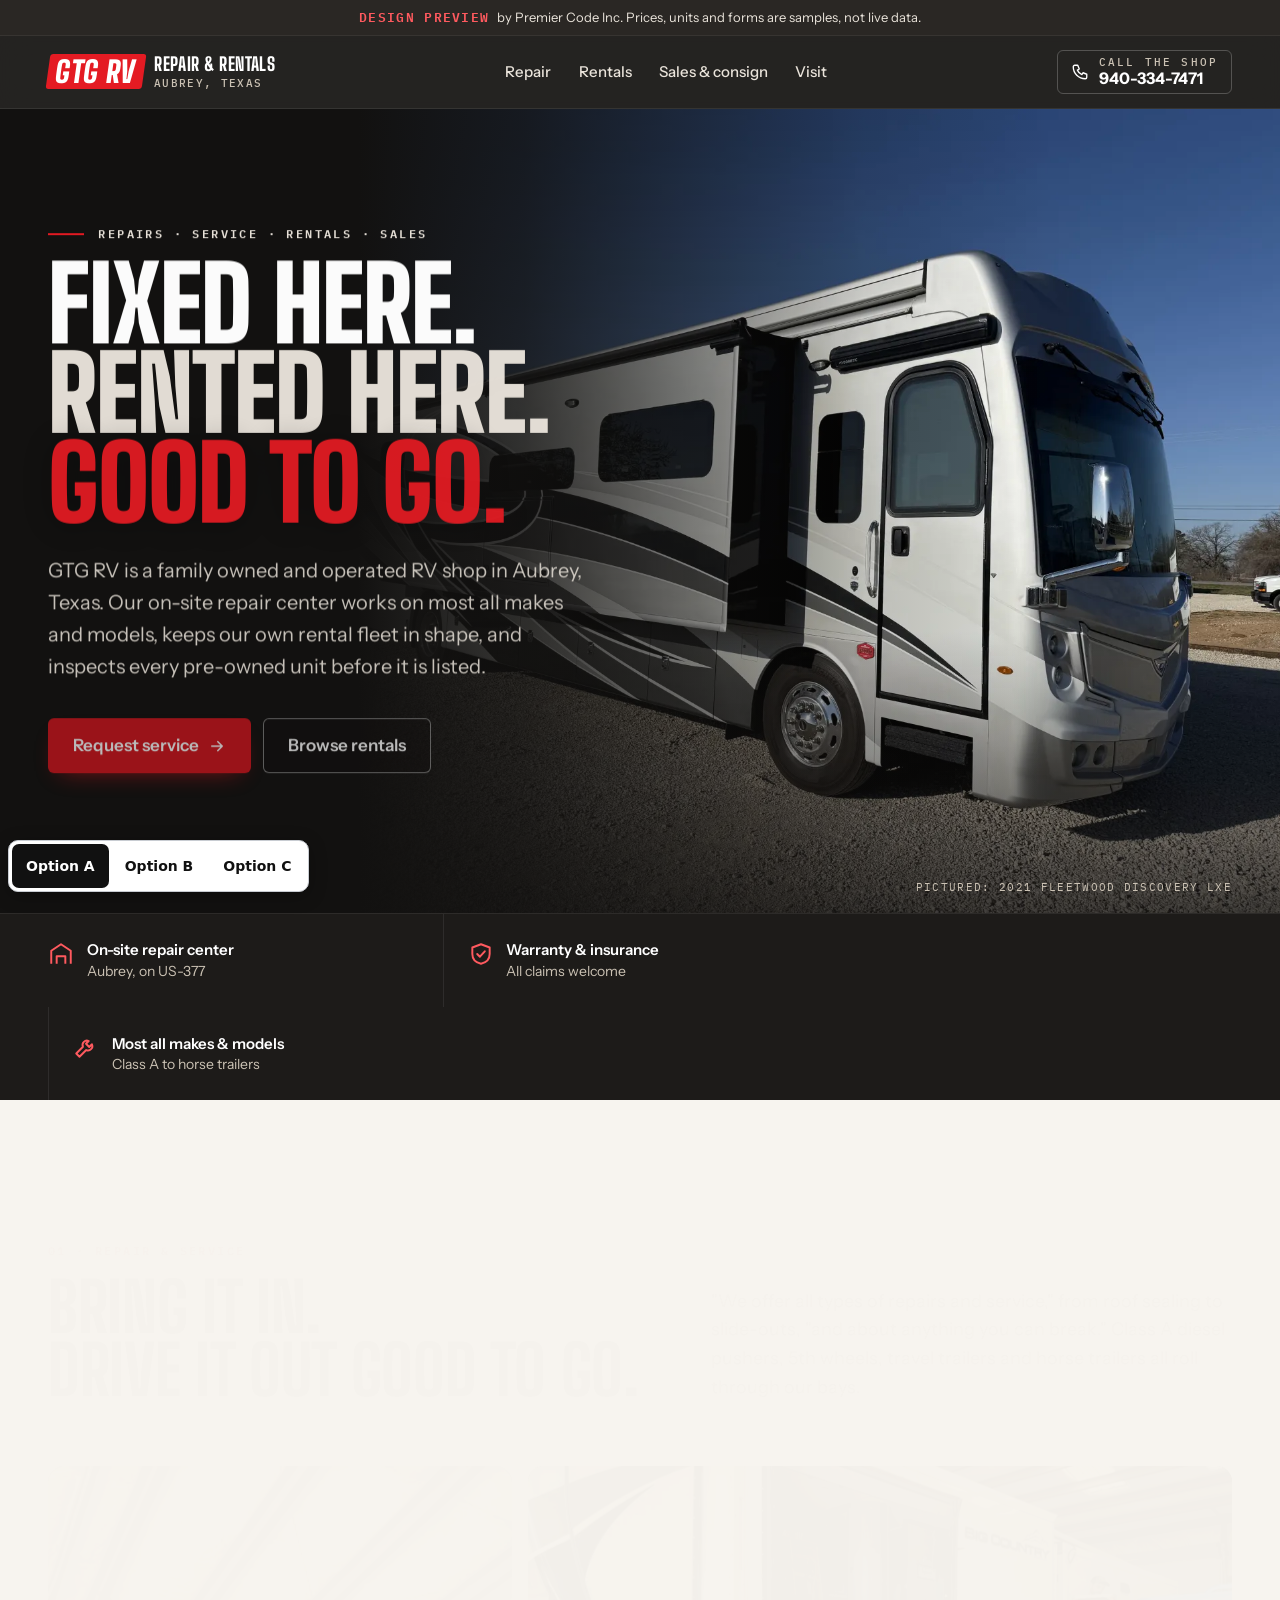
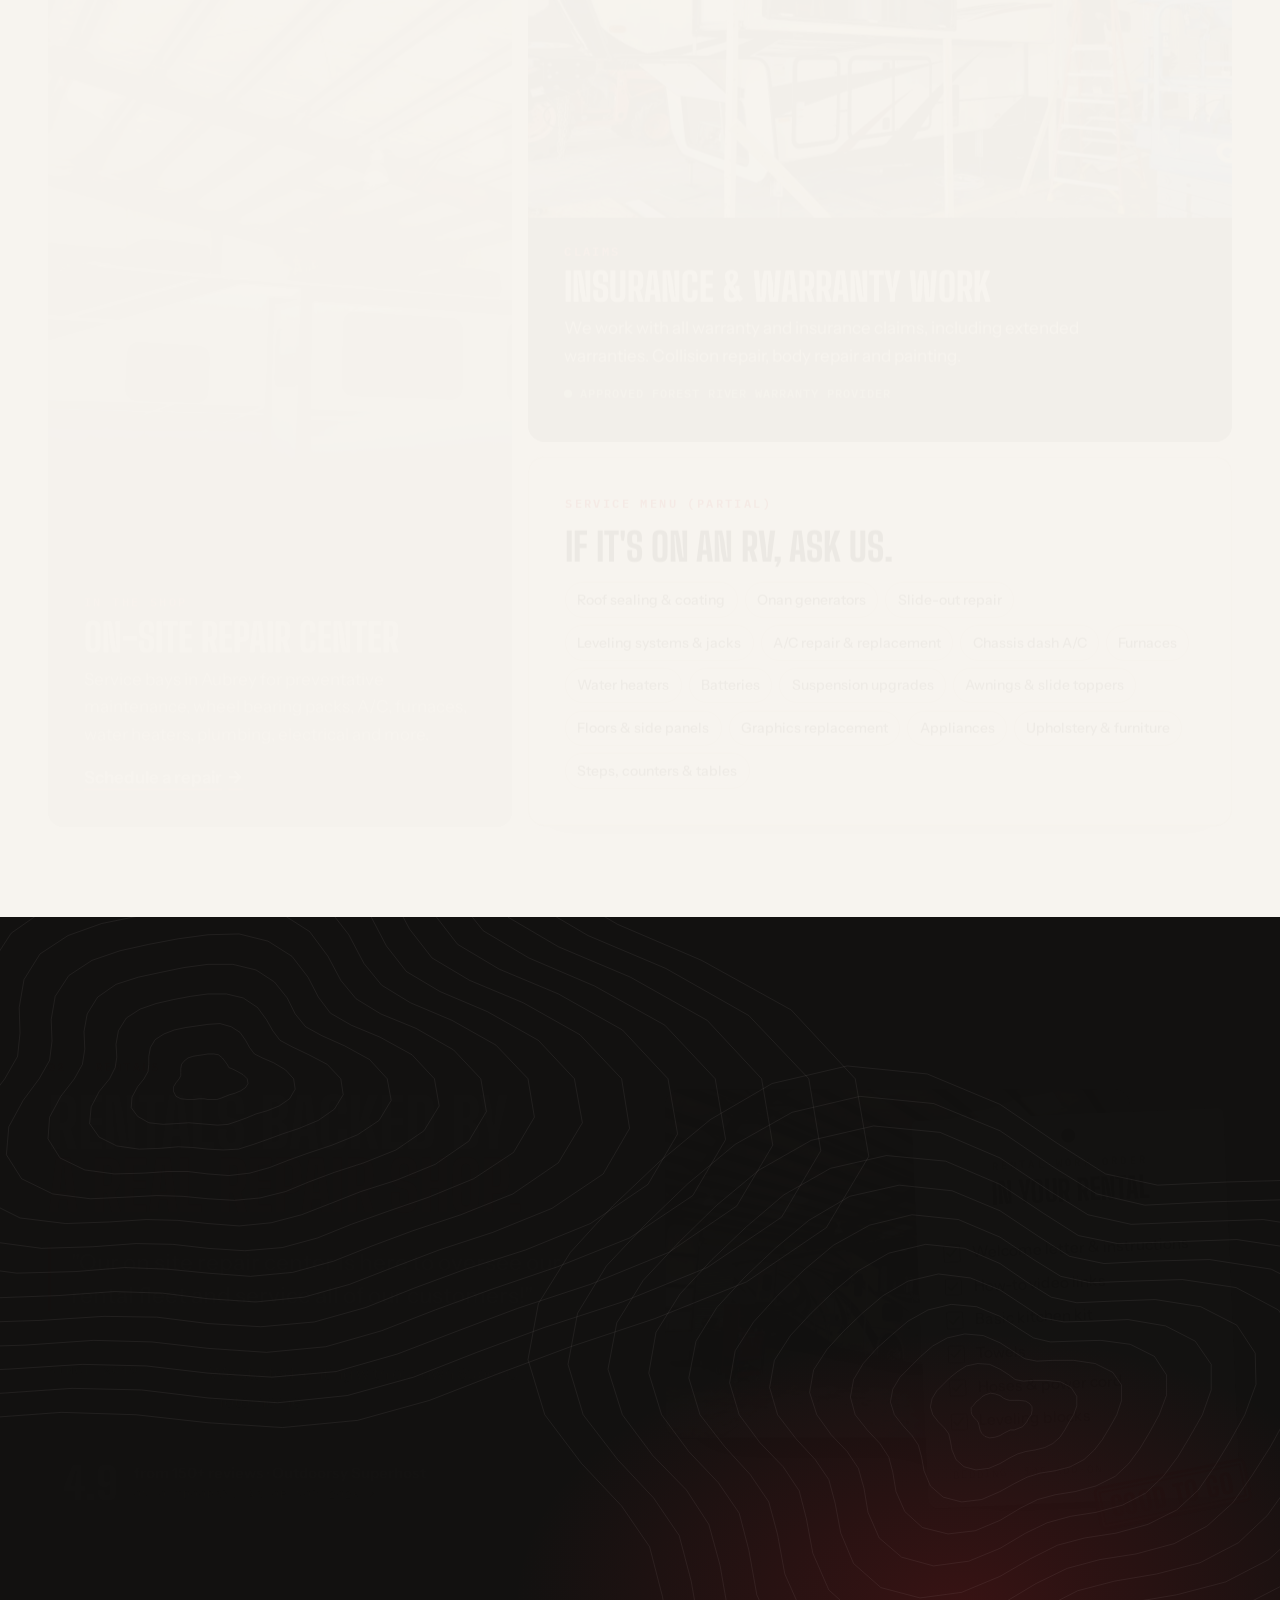
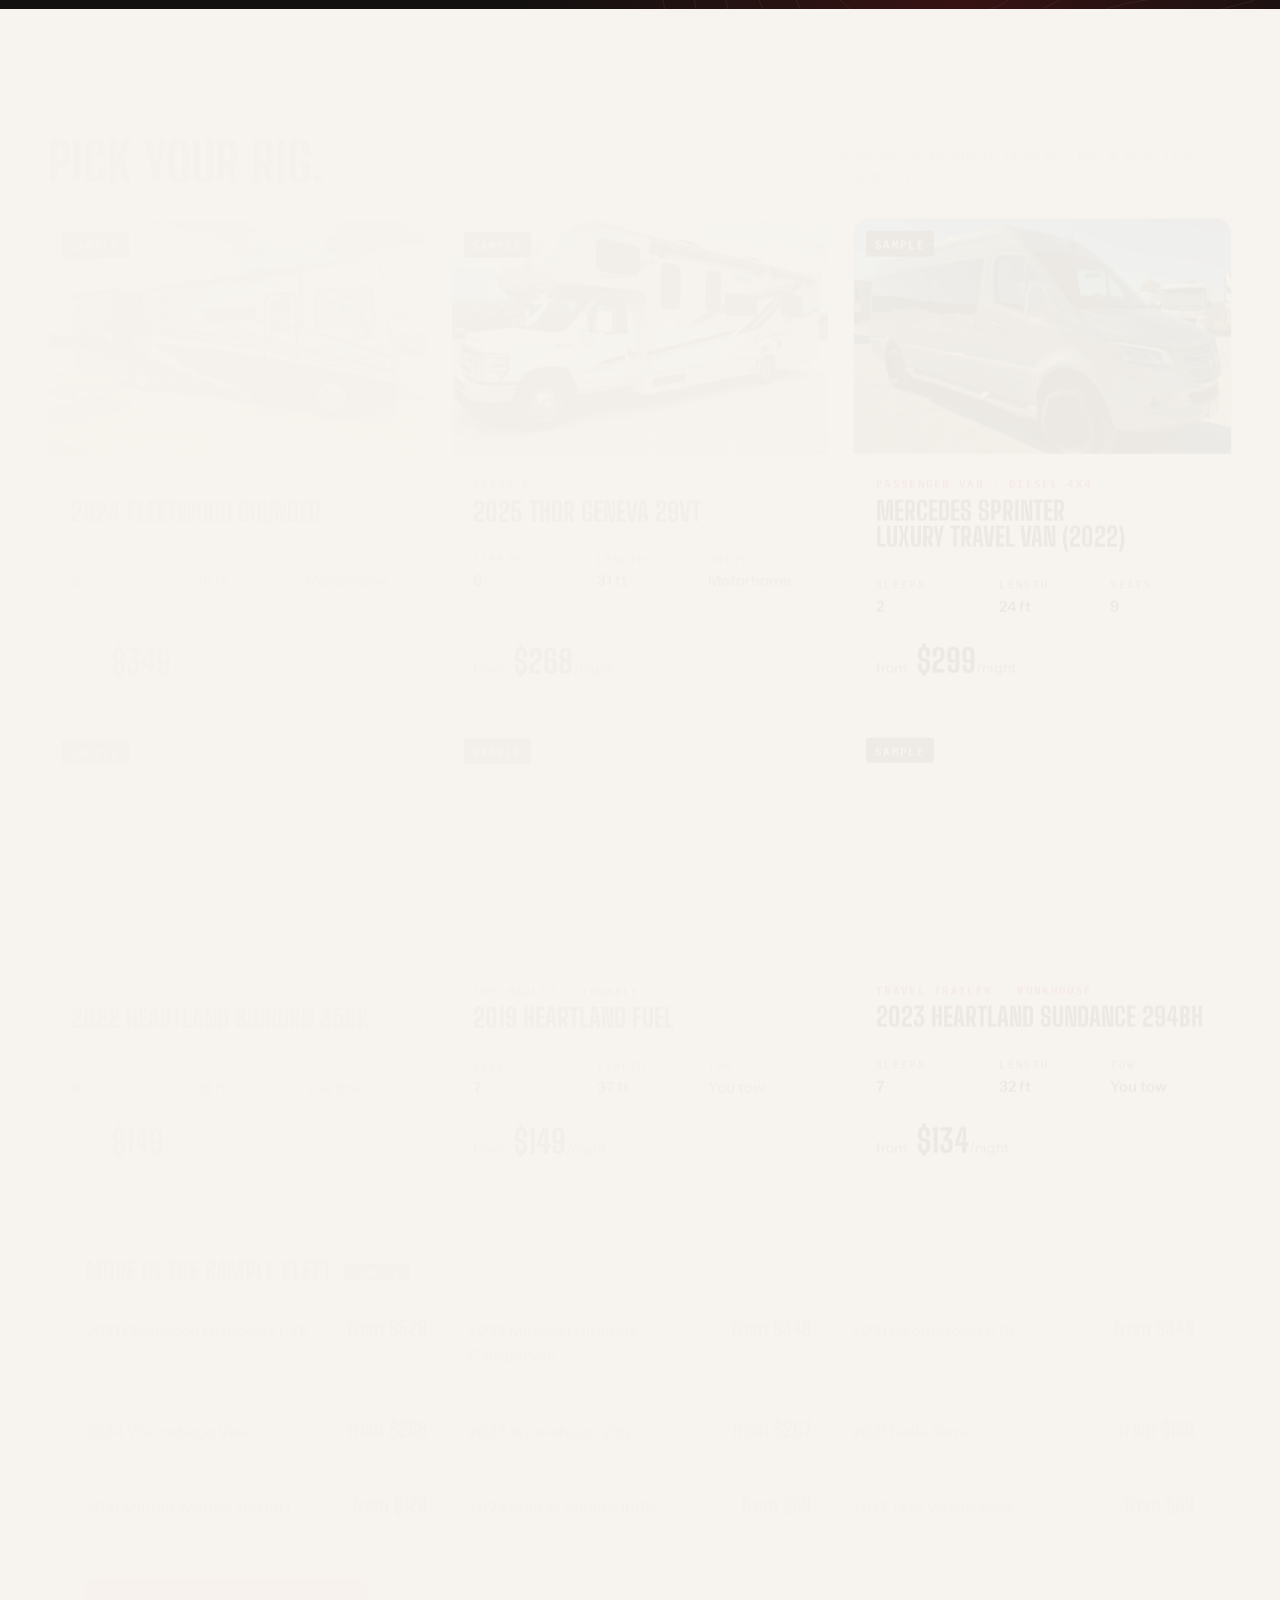
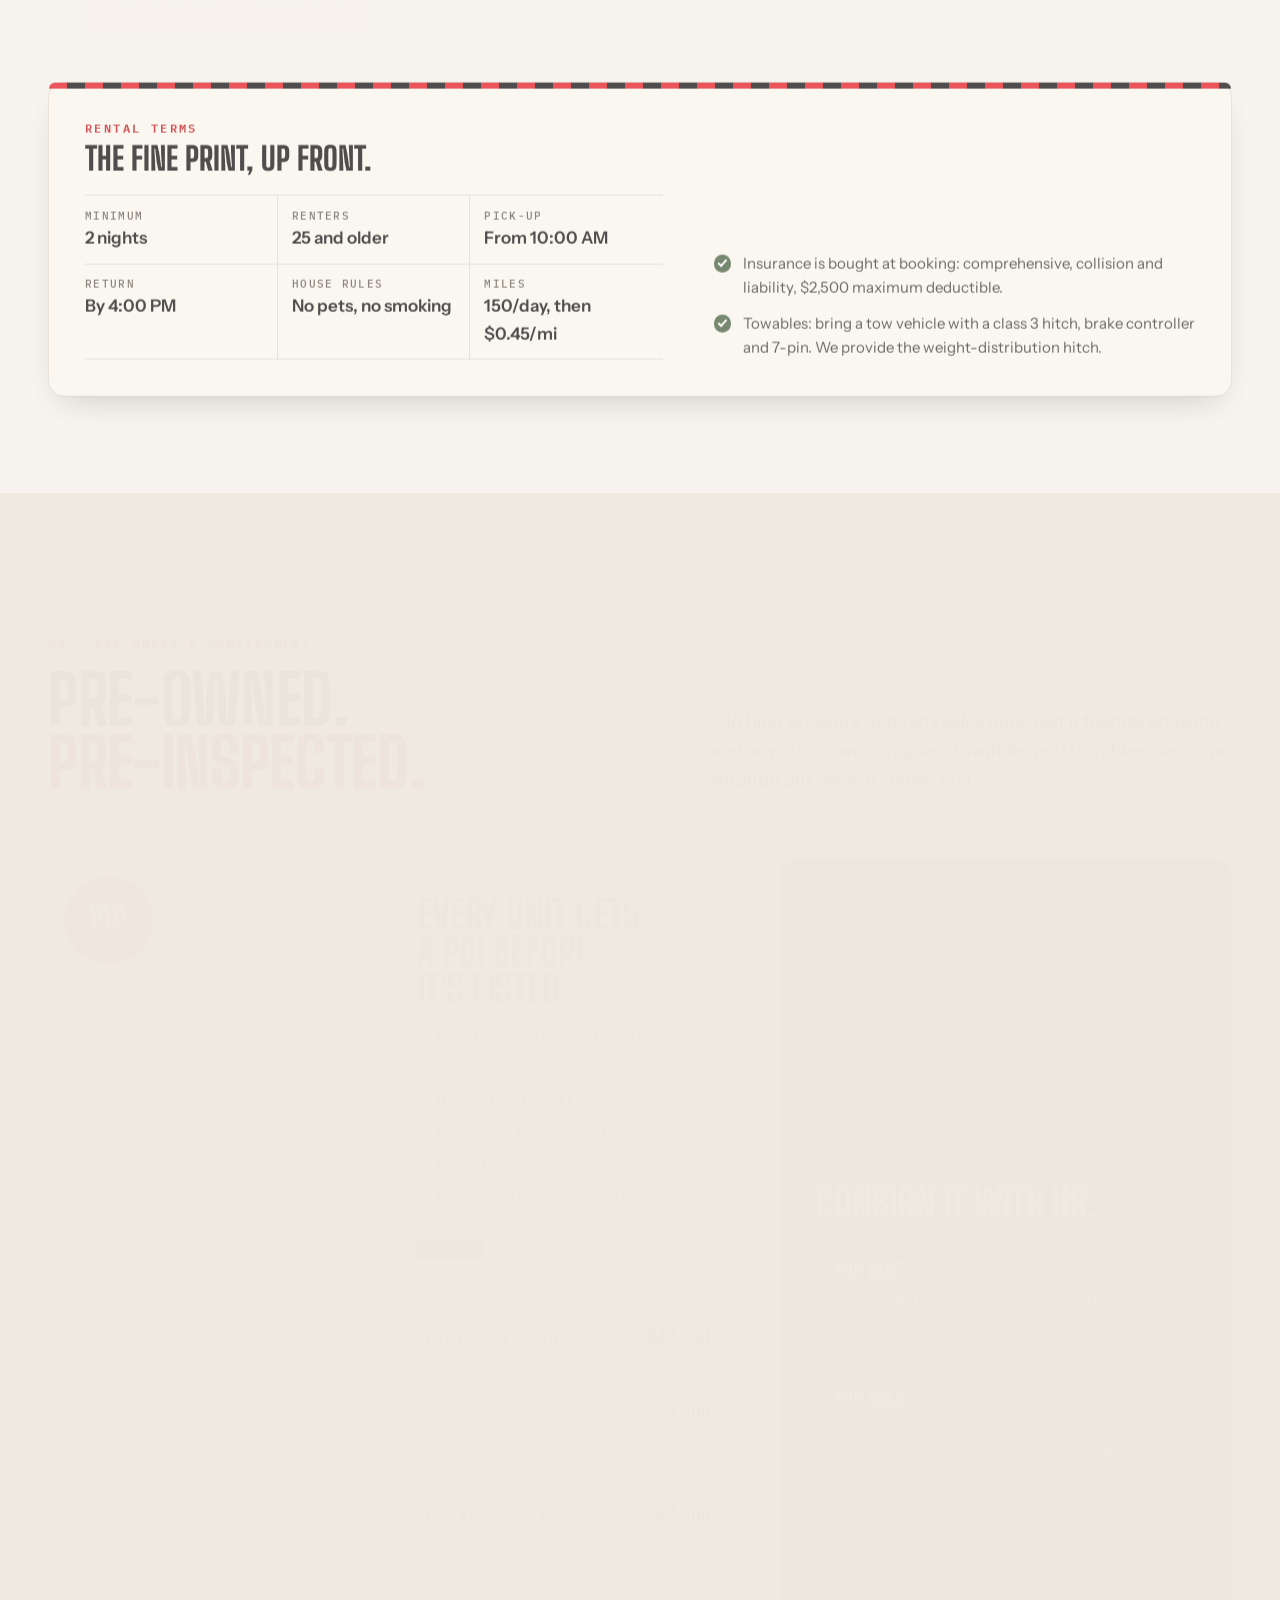
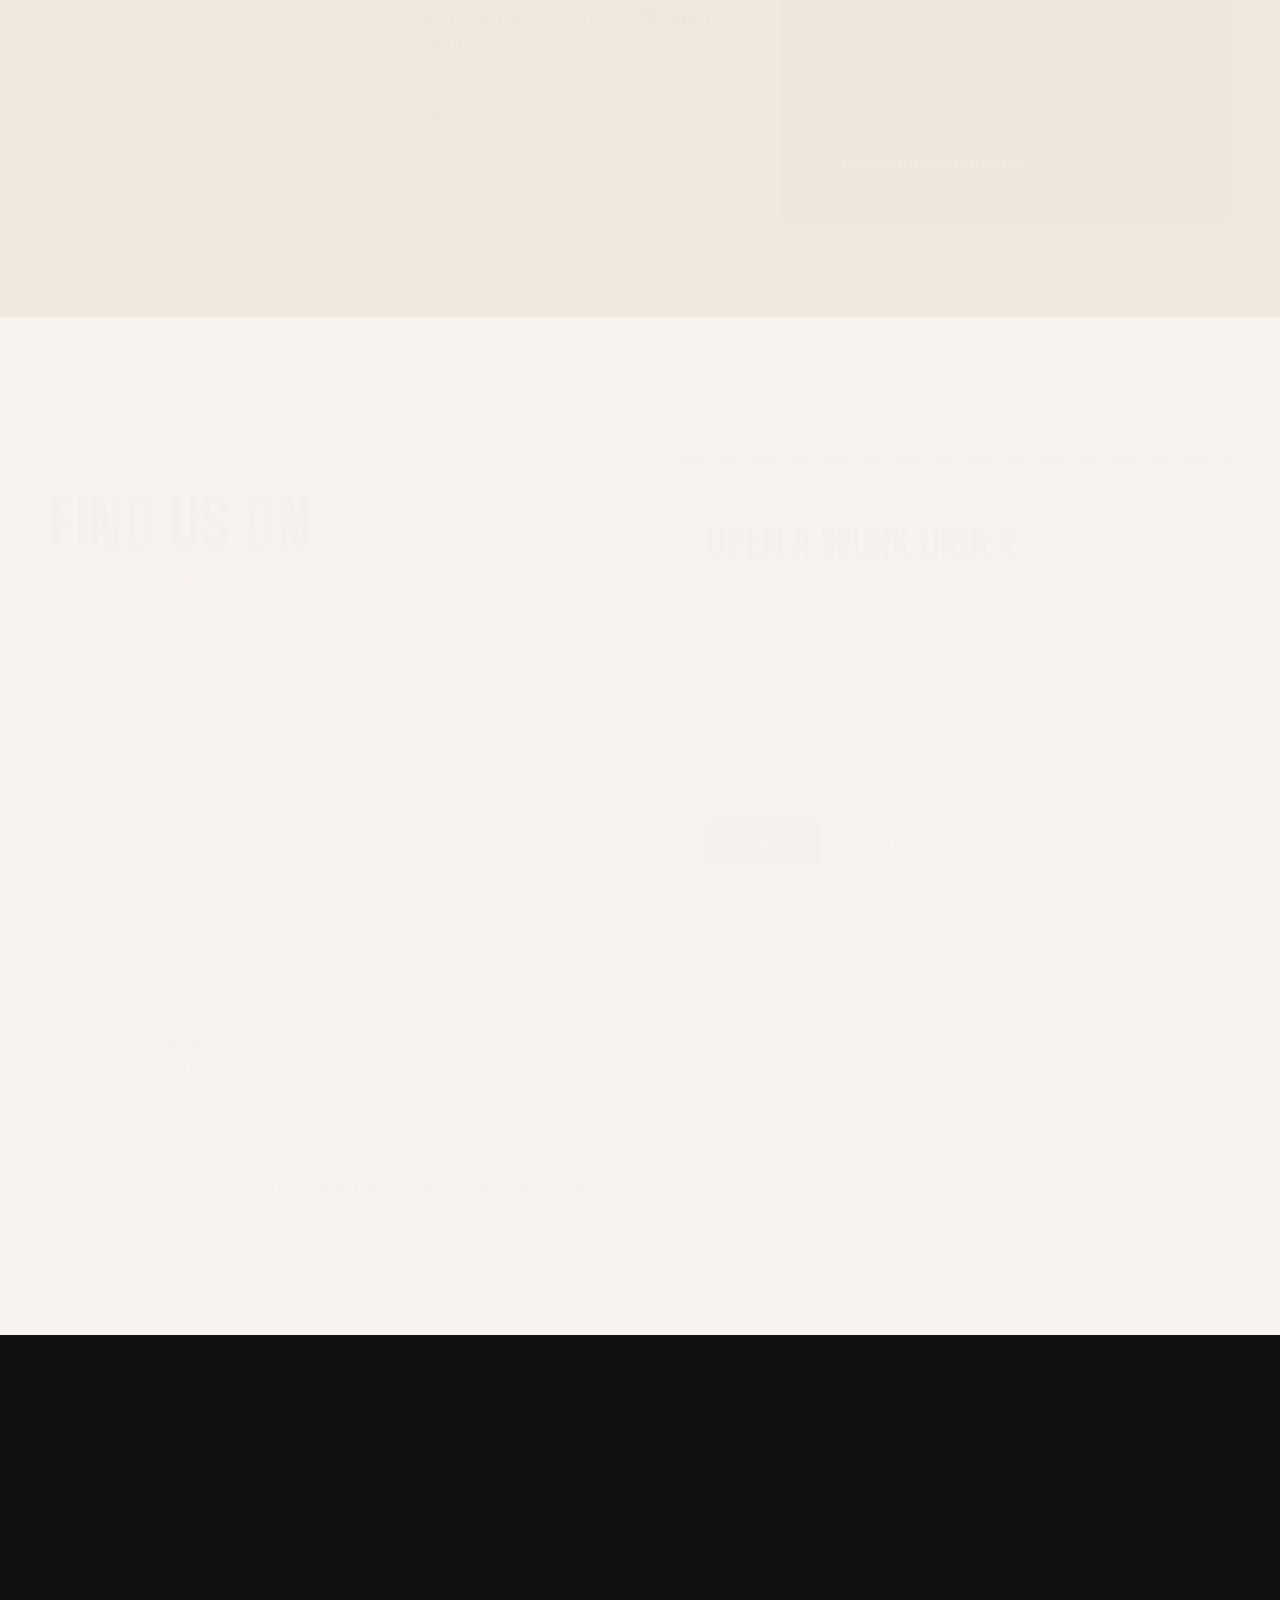
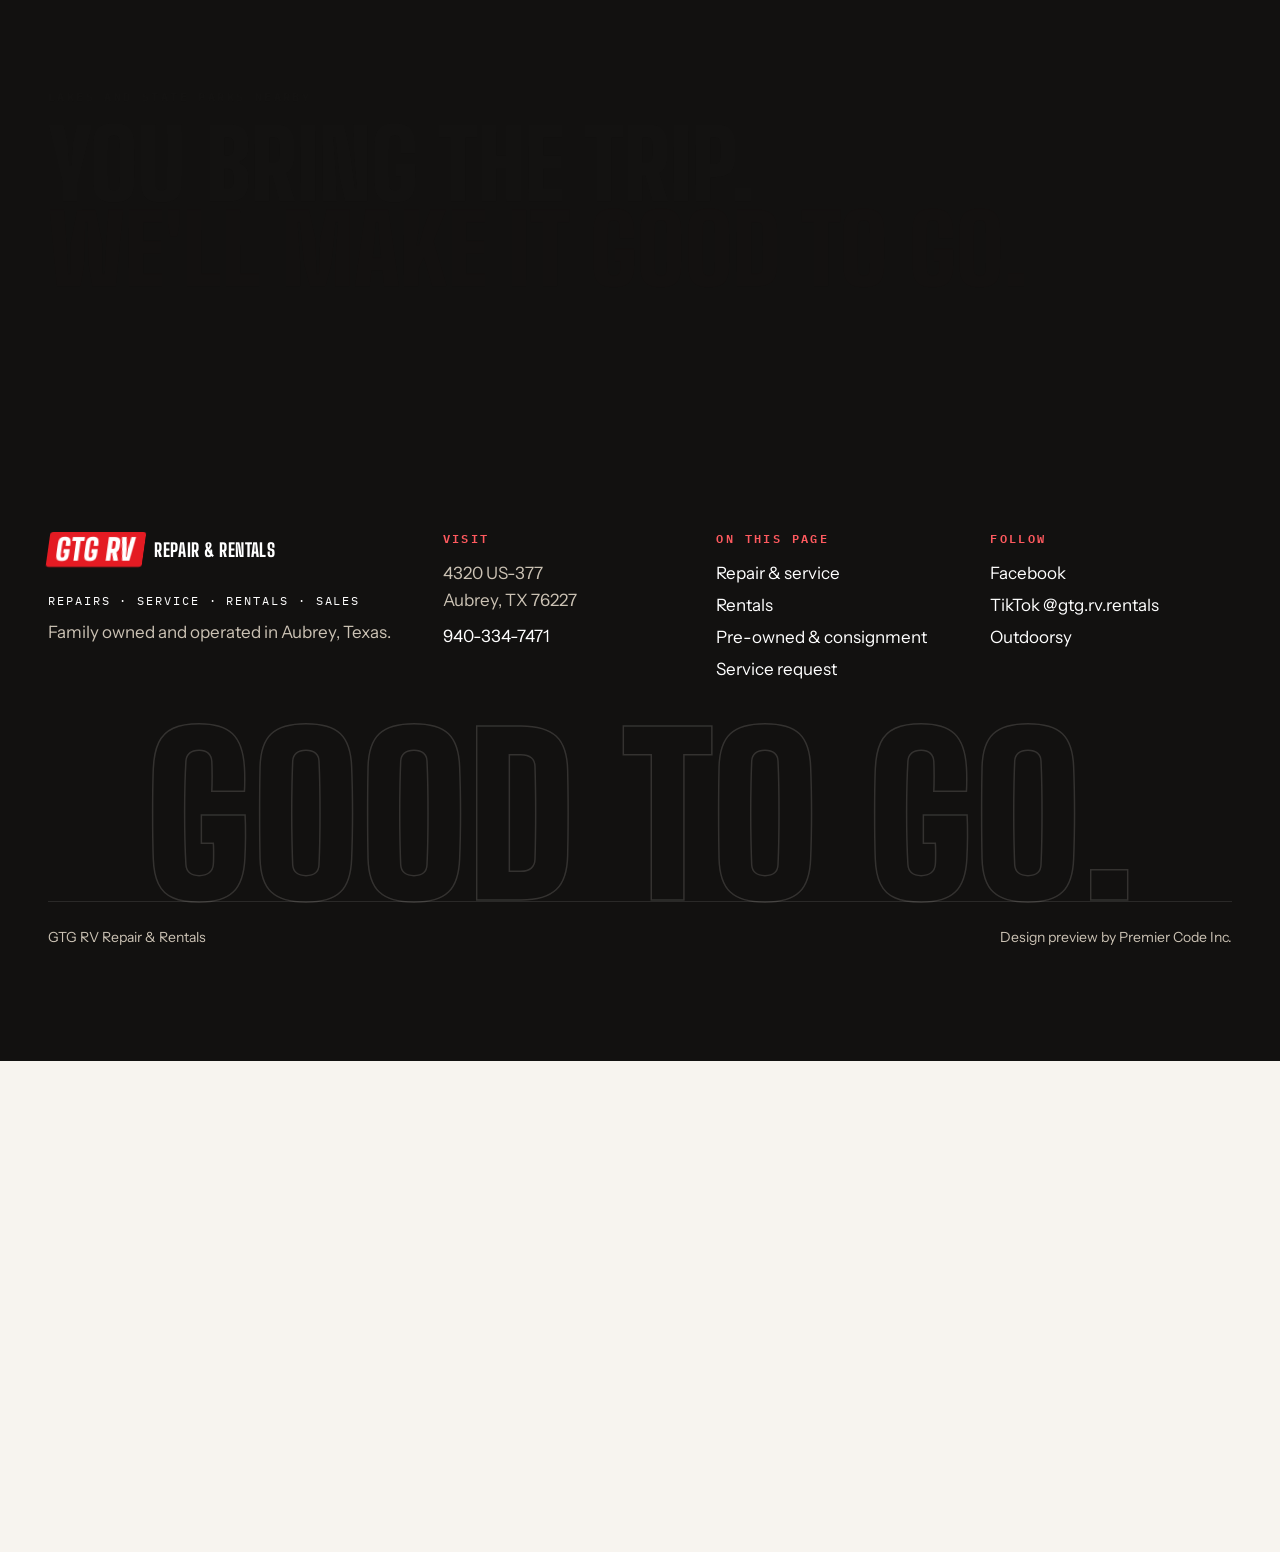
<file: index.html>
<!doctype html>
<html lang="en">
<head>
  <meta charset="utf-8">
  <meta name="viewport" content="width=device-width, initial-scale=1">
  <meta name="robots" content="noindex, nofollow">
  <meta http-equiv="refresh" content="0; url=option-a/">
  <title>GTG RV Repair &amp; Rentals: design preview</title>
  <link rel="canonical" href="option-a/">
  <style>
    :root { color-scheme: light dark; }
    body { margin: 0; min-height: 100svh; display: grid; place-items: center; padding: 16px;
      font: 400 1.0625rem/1.5 system-ui, -apple-system, "Segoe UI", sans-serif; background: #f7f4ef; color: #121110; }
    main { max-width: 32rem; text-align: center; }
    a { color: #121110; font-weight: 600; text-underline-offset: 3px; }
    a:focus-visible { outline: 3px solid #1a73e8; outline-offset: 3px; }
    @media (prefers-color-scheme: dark) { body { background: #121110; color: #f7f4ef; } a { color: #f7f4ef; } }
  </style>
</head>
<body>
  <main>
    <h1 style="font-size:1.25rem;margin:0 0 .5rem">GTG RV Repair &amp; Rentals: design preview</h1>
    <p>Opening Option A. If nothing happens, <a href="option-a/">go to Option A</a>.</p>
    <p style="font-size:.875rem;opacity:.75">Design preview prepared by Premier Code Inc.</p>
  </main>
</body>
</html>
</file>
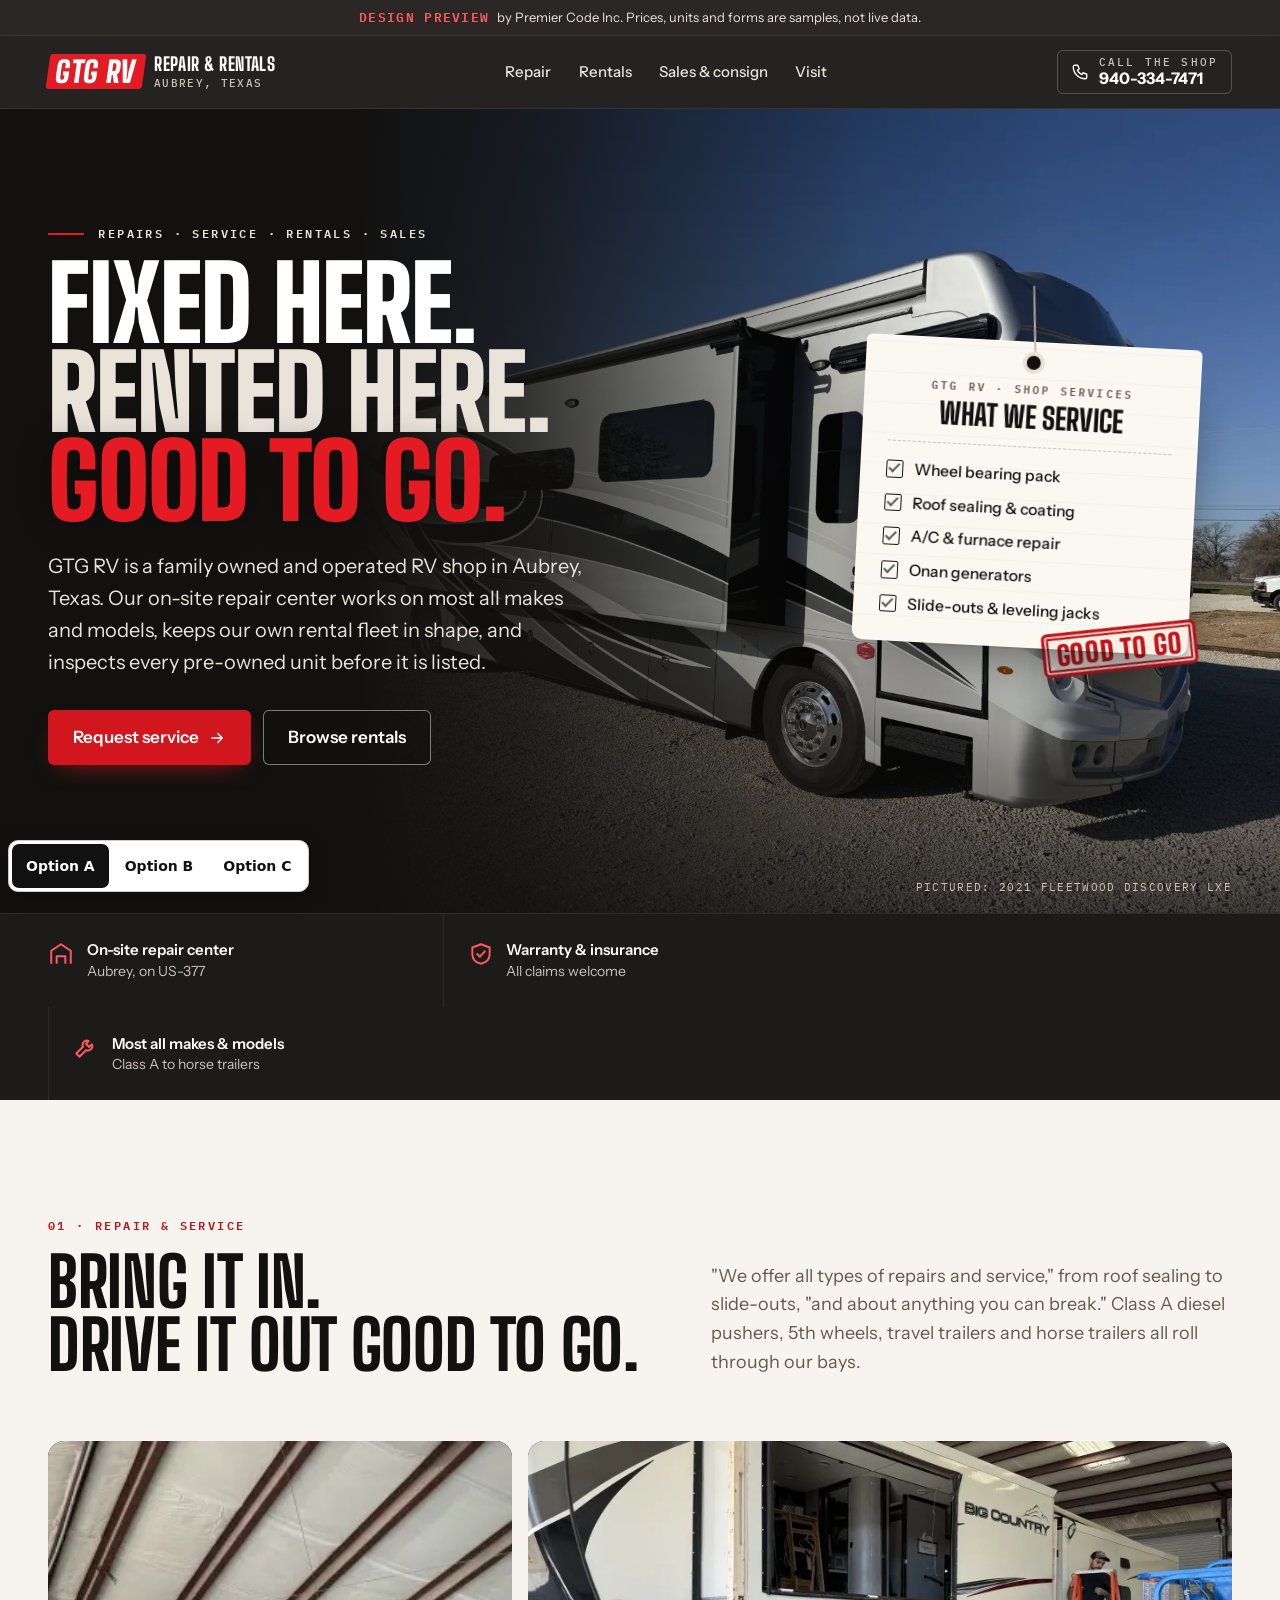
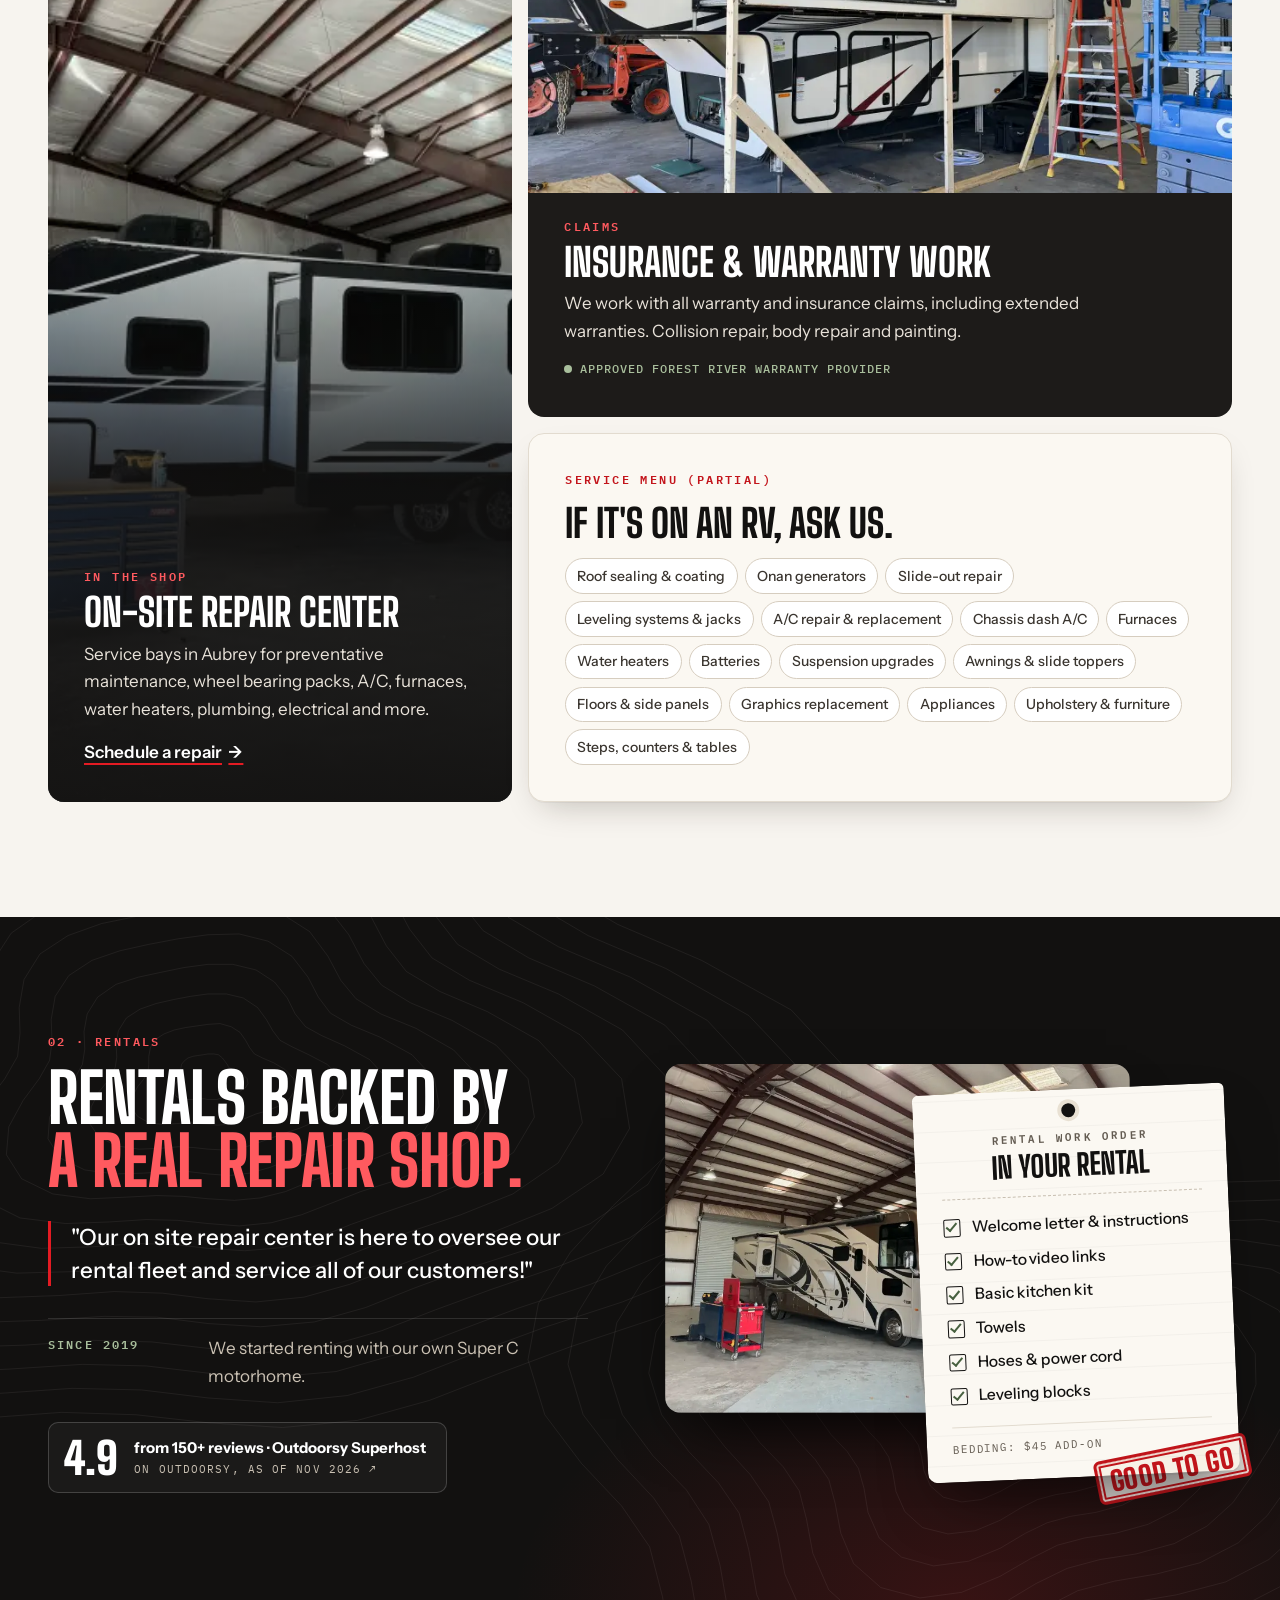
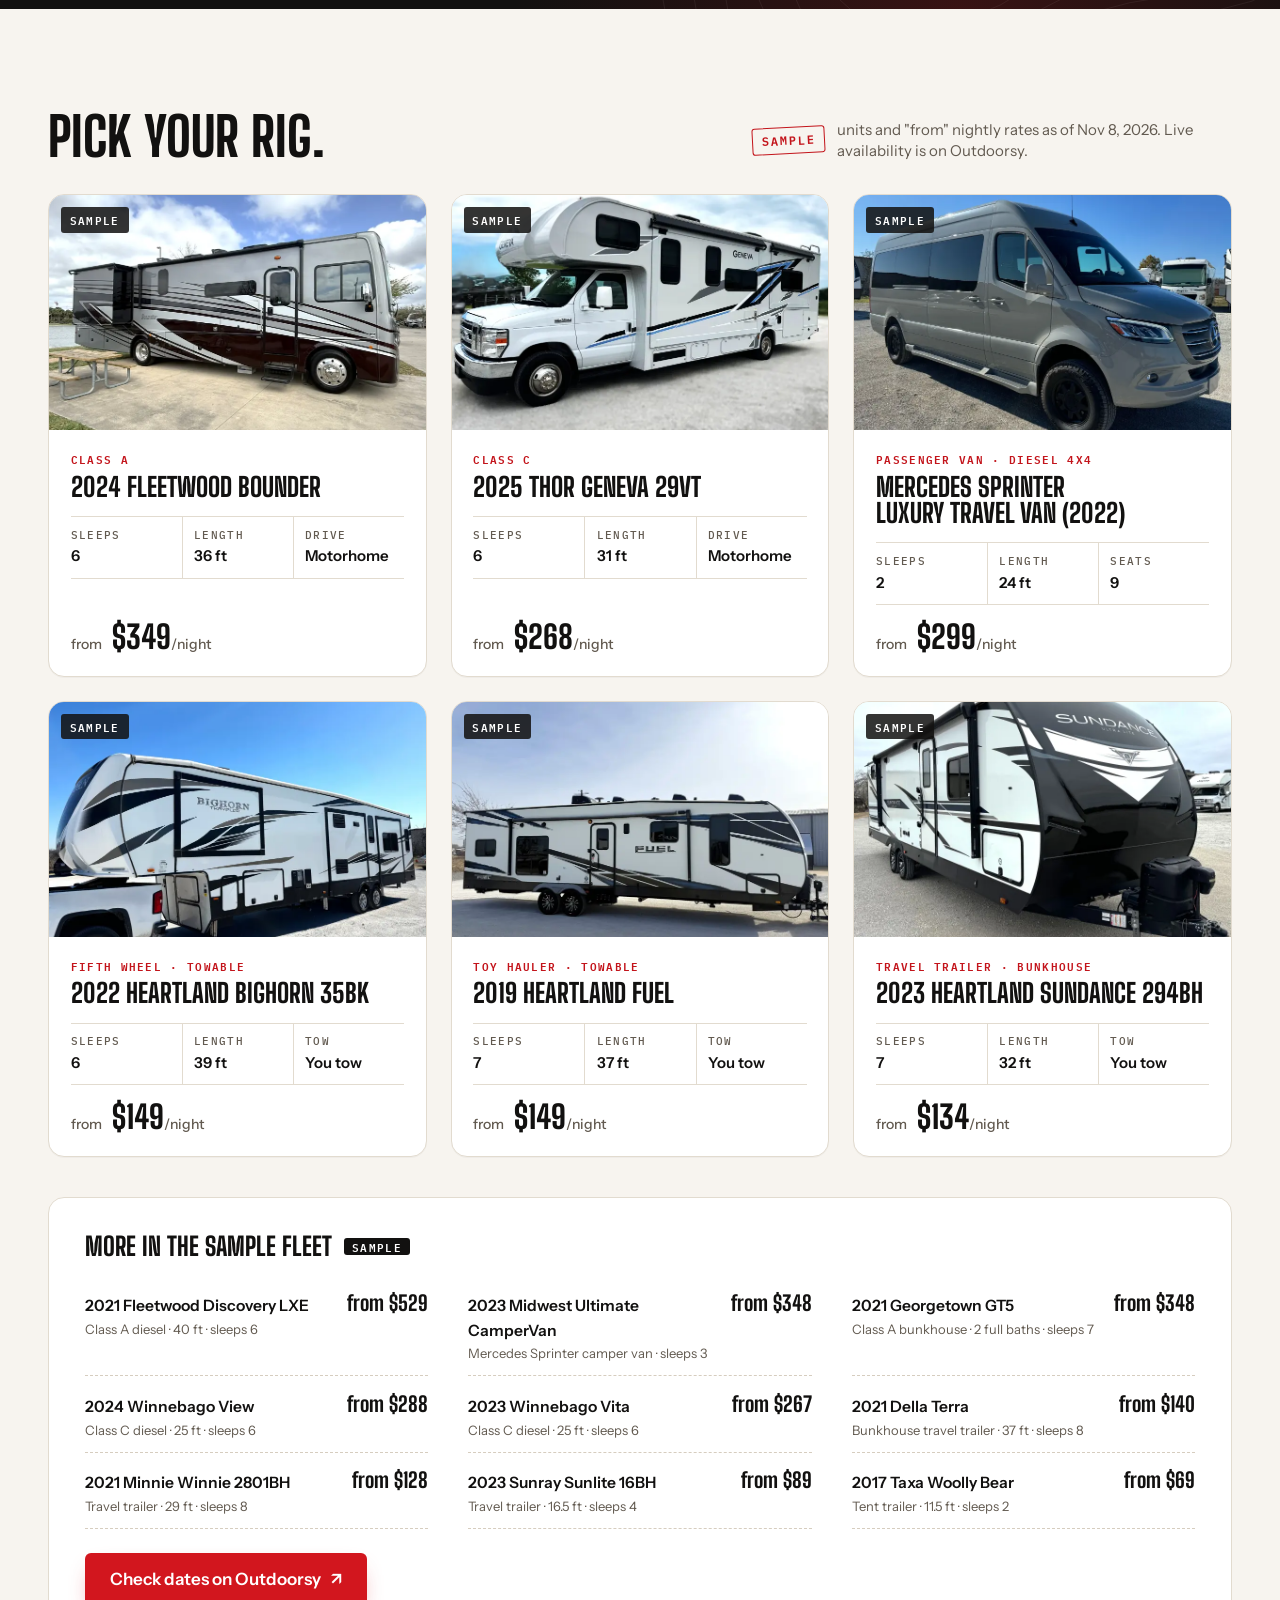
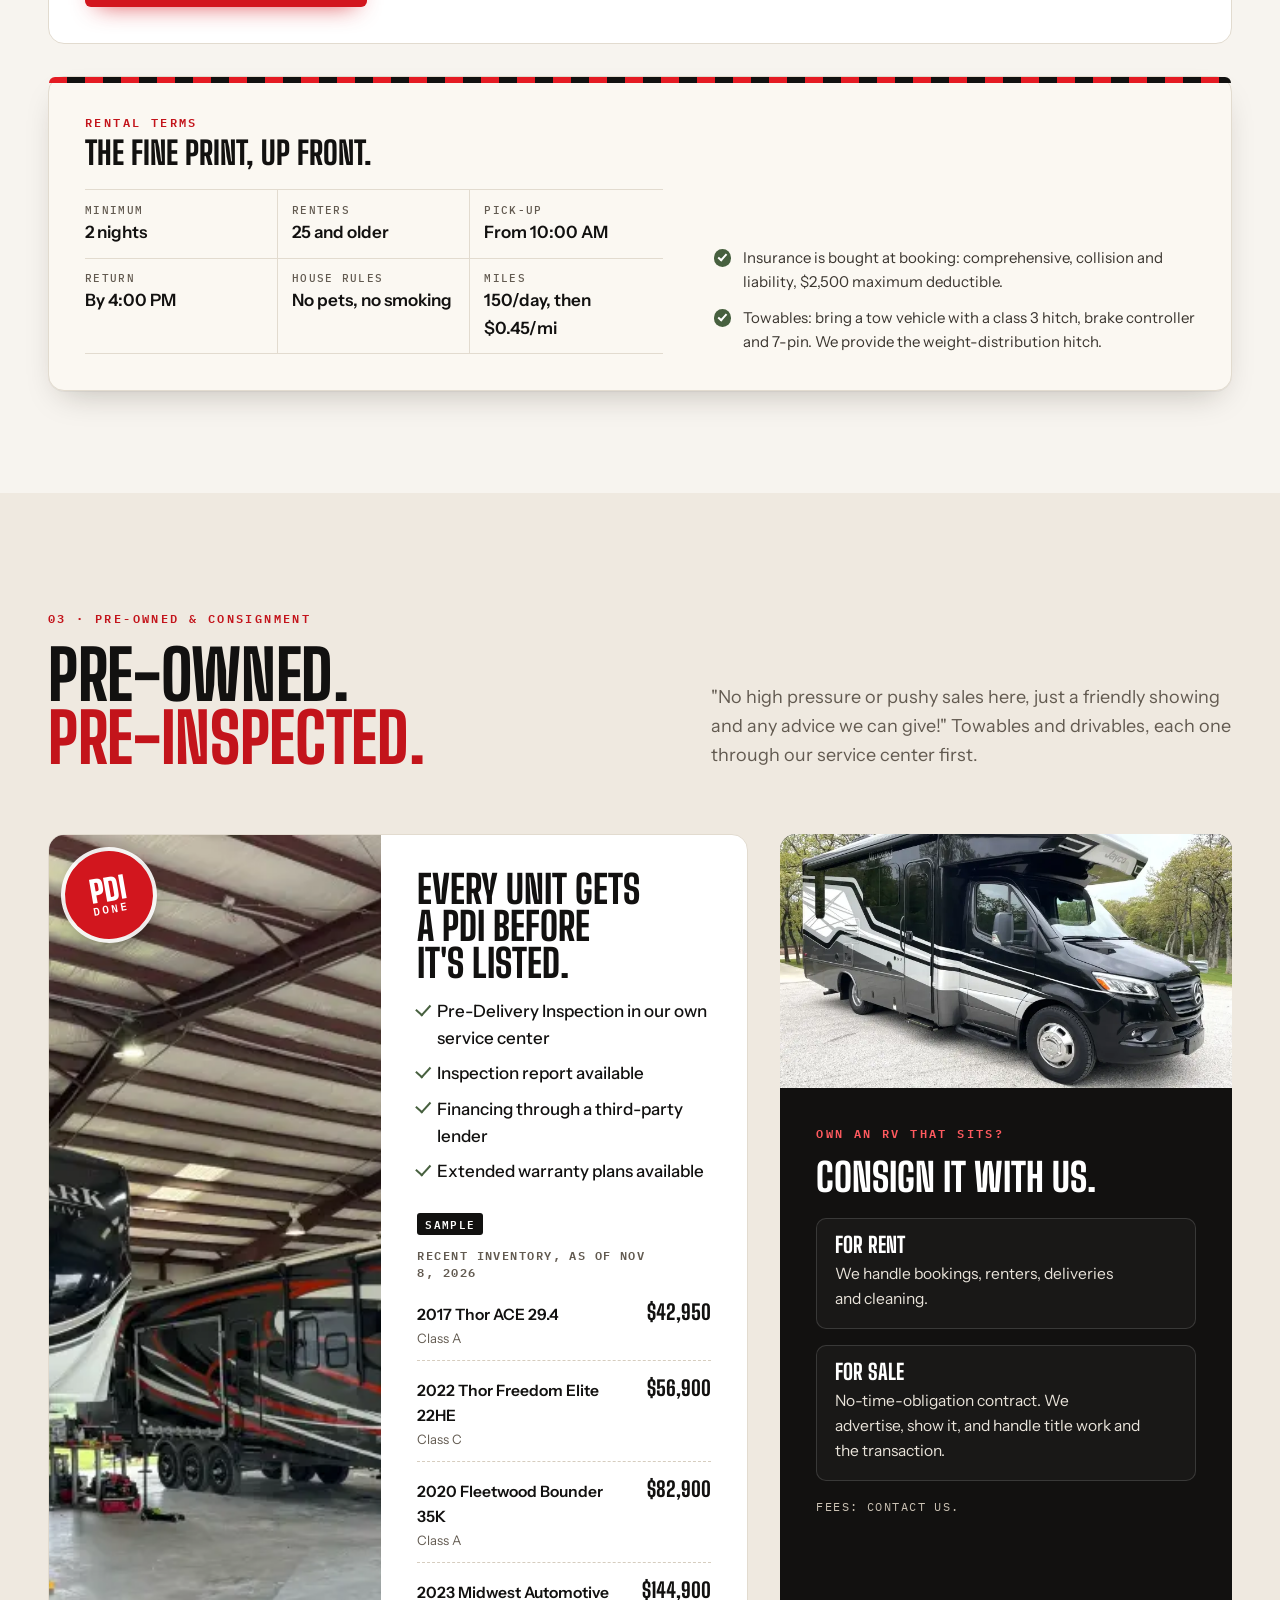
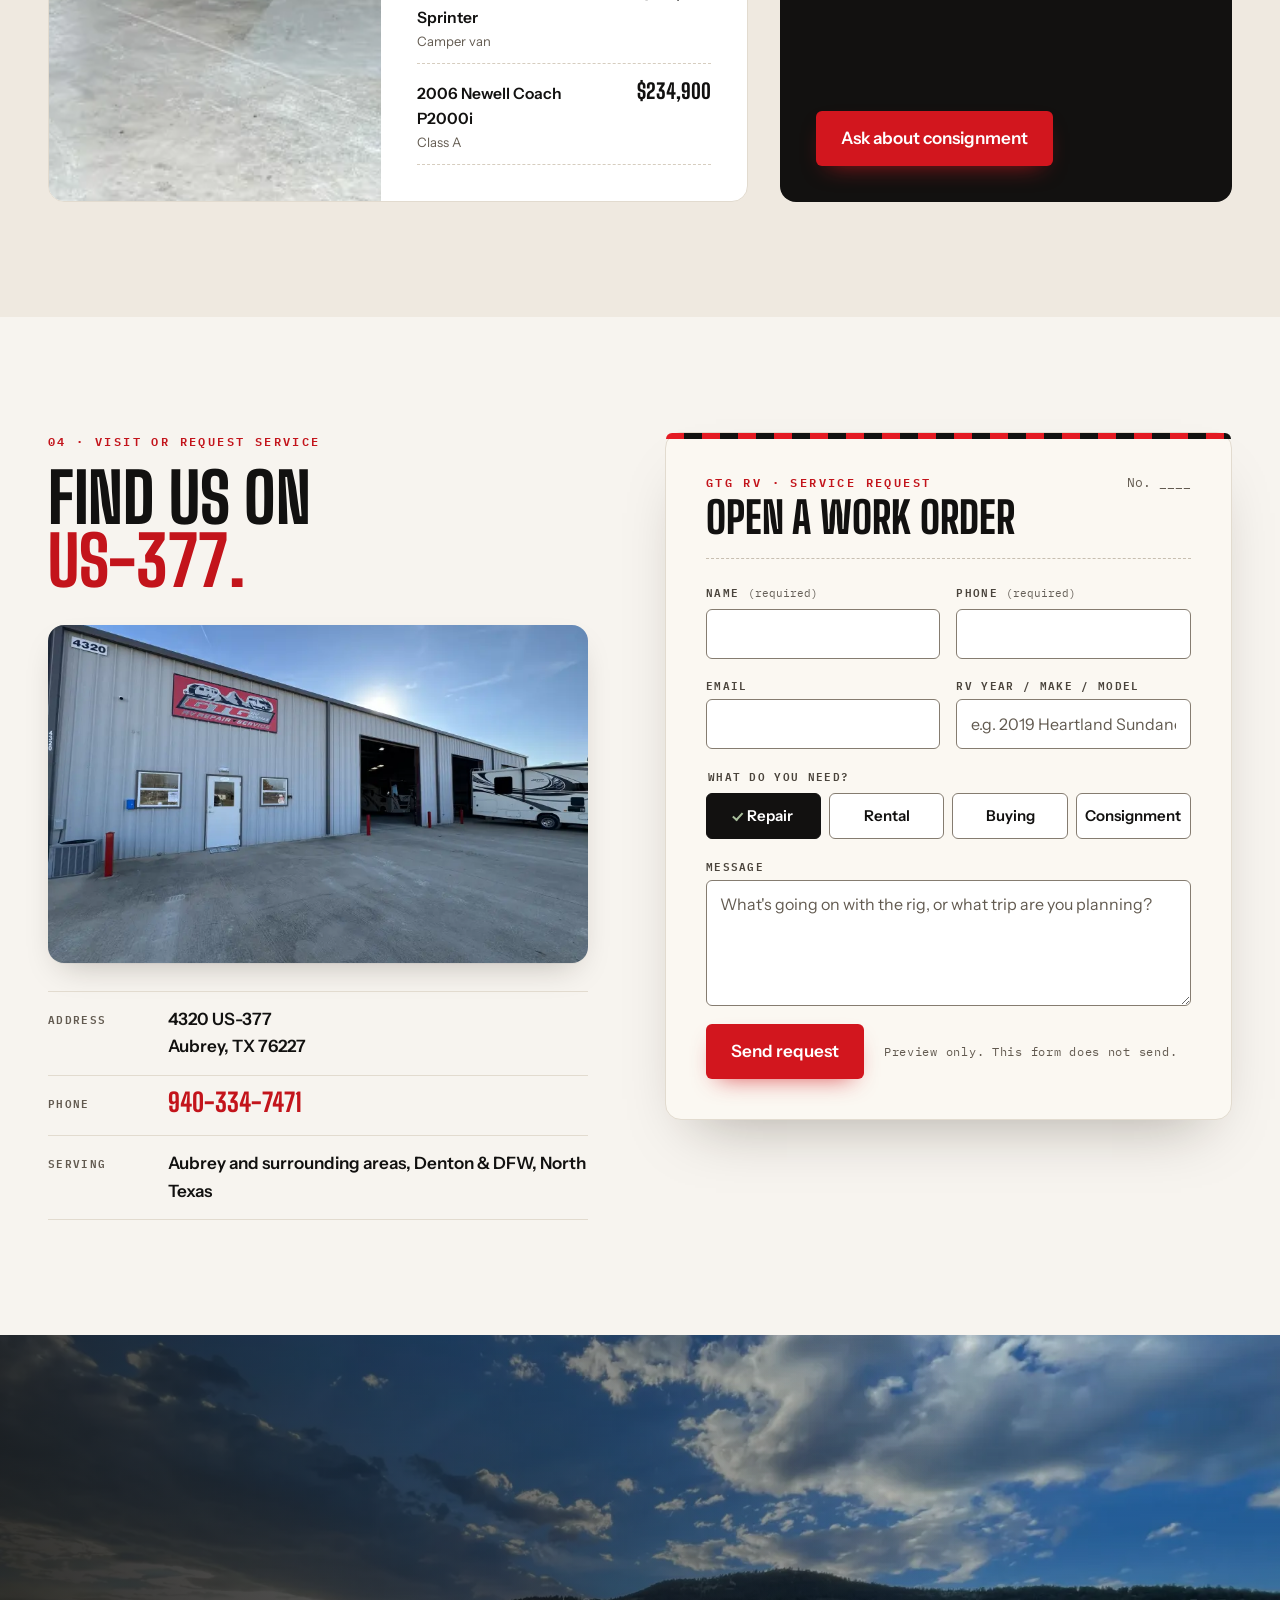
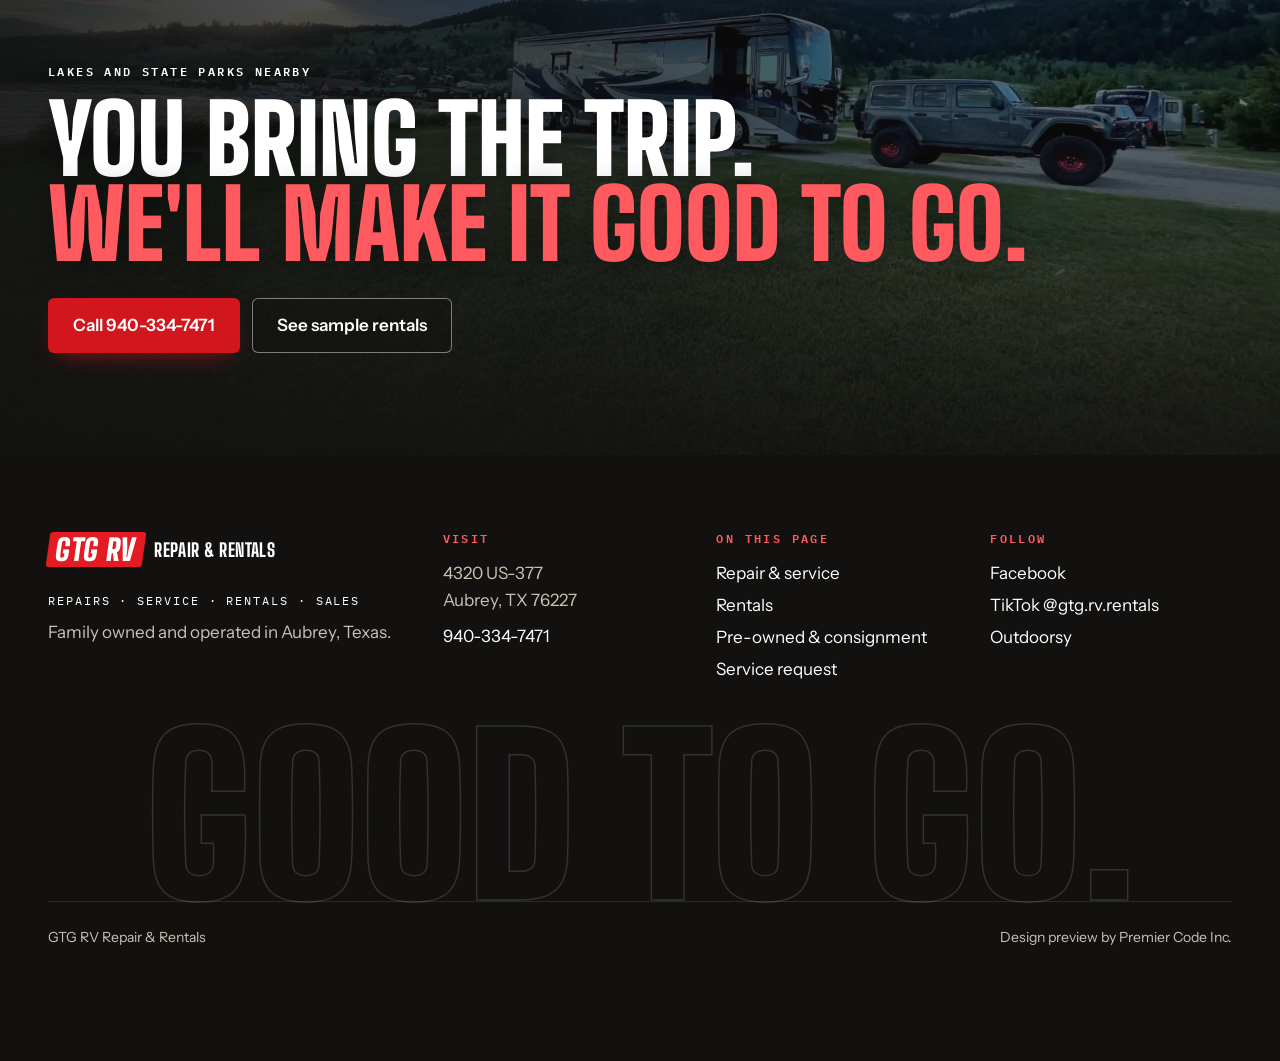
<file: option-a/index.html>
<!doctype html>
<!--
  PITCH NOTE (Option A, "Shop-floor confidence"): the look you already liked, tightened up. A working RV shop
  that fixes, rents and sells RVs, told through a paper work-order tag stamped GOOD TO GO.
  Look first at the hero headline and the inspection tag, then the dark "rentals backed by a real repair shop" band.
-->
<html lang="en">
<head>
  <meta charset="utf-8">
  <meta name="viewport" content="width=device-width, initial-scale=1">
  <meta name="robots" content="noindex, nofollow">
  <title>GTG RV Repair &amp; Rentals | RV Repair, Rentals and Sales in Aubrey, TX</title>
  <meta name="description" content="Family owned RV repair and service, RV rentals, pre-owned sales and consignment at 4320 US-377 in Aubrey, Texas. Call 940-334-7471.">
  <meta name="theme-color" content="#121110">
  <link rel="preconnect" href="https://fonts.googleapis.com">
  <link rel="preconnect" href="https://fonts.gstatic.com" crossorigin>
  <link href="https://fonts.googleapis.com/css2?family=Big+Shoulders+Display:wght@700;800;900&family=IBM+Plex+Mono:wght@500;600&family=Instrument+Sans:wght@400;500;600;700&display=swap" rel="stylesheet">
  <link rel="preload" as="image" type="image/webp" href="../assets/img/fleet-discovery-lxe-1600.webp" imagesrcset="../assets/img/fleet-discovery-lxe-800.webp 800w, ../assets/img/fleet-discovery-lxe-1600.webp 1600w, ../assets/img/fleet-discovery-lxe-2400.webp 2400w" imagesizes="(min-width: 960px) 70vw, 100vw">
  <link rel="stylesheet" href="styles.css">
  <script src="main.js" defer></script>
</head>
<body>
<!-- REMOVE AT LAUNCH with the switcher: display:contents wrapper so the switcher\'s footer padding (body > :last-of-type) lands only on the footer -->
<div class="pv-flow" style="display:contents">
  <a class="skip-link" href="#main">Skip to content</a>

  <div class="preview-bar" role="note">
    <p><span class="preview-bar__tag">Design preview</span> by Premier Code Inc. Prices, units and forms are samples, not live data.</p>
  </div>

  <header class="site-header">
    <div class="container site-header__inner">
      <!-- PLACEHOLDER: confirm "GTG RV Repair & Rentals" -->
      <a class="brand" href="#top" aria-label="GTG RV Repair &amp; Rentals, back to top">
        <span class="brand__gtg">GTG RV</span>
        <span class="brand__rest">Repair &amp; Rentals<span class="brand__town">Aubrey, Texas</span></span>
      </a>
      <nav class="site-nav" aria-label="Main">
        <ul>
          <li><a href="#repair">Repair</a></li>
          <li><a href="#rentals">Rentals</a></li>
          <li><a href="#sales">Sales &amp; consign</a></li>
          <li><a href="#visit">Visit</a></li>
        </ul>
      </nav>
      <a class="header-phone" href="tel:+19403347471">
        <svg aria-hidden="true" viewBox="0 0 24 24" width="18" height="18"><path d="M5 3h4l2 5-2.5 1.5a11 11 0 0 0 6 6L16 13l5 2v4a2 2 0 0 1-2 2A16 16 0 0 1 3 5a2 2 0 0 1 2-2" fill="none" stroke="currentColor" stroke-width="1.8" stroke-linejoin="round"/></svg>
        <span><span class="header-phone__label">Call the shop</span>940-334-7471</span>
      </a>
    </div>
  </header>

  <main id="main">
    <!-- HERO -->
    <section class="hero" id="top" aria-labelledby="hero-title">
      <div class="hero__media">
        <img src="../assets/img/fleet-discovery-lxe-1600.webp"
             srcset="../assets/img/fleet-discovery-lxe-800.webp 800w, ../assets/img/fleet-discovery-lxe-1600.webp 1600w, ../assets/img/fleet-discovery-lxe-2400.webp 2400w"
             sizes="(min-width: 960px) 70vw, 100vw" width="2400" height="1800" fetchpriority="high"
             alt="2021 Fleetwood Discovery LXE diesel motorhome">
      </div>
      <div class="container hero__inner">
        <div class="hero__copy">
          <p class="eyebrow eyebrow--rule">Repairs · Service · Rentals · Sales</p>
          <h1 class="hero__title" id="hero-title">
            <span>Fixed here.</span>
            <span>Rented here.</span>
            <span class="hero__red">Good to go.</span>
          </h1>
          <p class="hero__lede">GTG RV is a family owned and operated RV shop in Aubrey, Texas. Our on-site repair center works on most all makes and models, keeps our own rental fleet in shape, and inspects every pre-owned unit before it is listed.</p>
          <div class="hero__actions">
            <a class="btn btn--primary" href="#request">Request service
              <svg aria-hidden="true" viewBox="0 0 24 24" width="18" height="18"><path d="M5 12h14m-6-6 6 6-6 6" fill="none" stroke="currentColor" stroke-width="2" stroke-linecap="round" stroke-linejoin="round"/></svg></a>
            <a class="btn btn--ghost" href="#rentals">Browse rentals</a>
          </div>
        </div>

        <div class="tag tag--hero" aria-hidden="true">
          <span class="tag__hole"></span>
          <p class="tag__dept">GTG RV · Shop services</p>
          <p class="tag__title">What we service</p>
          <ul class="tag__list">
            <li><span class="box"></span>Wheel bearing pack</li>
            <li><span class="box"></span>Roof sealing &amp; coating</li>
            <li><span class="box"></span>A/C &amp; furnace repair</li>
            <li><span class="box"></span>Onan generators</li>
            <li><span class="box"></span>Slide-outs &amp; leveling jacks</li>
          </ul>
          <p class="tag__stamp">Good to go</p>
        </div>
      </div>
      <p class="hero__caption">Pictured: 2021 Fleetwood Discovery LXE</p>
    </section>

    <!-- TRUST STRIP -->
    <div class="strip">
      <ul class="container strip__list">
        <li>
          <svg aria-hidden="true" viewBox="0 0 24 24" width="26" height="26"><path d="M3 21V9l9-6 9 6v12M8 21v-7h8v7" fill="none" stroke="currentColor" stroke-width="1.8" stroke-linejoin="round"/></svg>
          <span><strong>On-site repair center</strong>Aubrey, on US-377</span>
        </li>
        <li>
          <svg aria-hidden="true" viewBox="0 0 24 24" width="26" height="26"><path d="M12 3 4 6v6c0 5 3.5 8 8 9 4.5-1 8-4 8-9V6zM8.5 12l2.5 2.5 4.5-5" fill="none" stroke="currentColor" stroke-width="1.8" stroke-linejoin="round" stroke-linecap="round"/></svg>
          <span><strong>Warranty &amp; insurance</strong>All claims welcome</span>
        </li>
        <li>
          <svg aria-hidden="true" viewBox="0 0 24 24" width="26" height="26"><path d="M14.5 6.5a4 4 0 0 0-5.3 5.3L3 18l3 3 6.2-6.2a4 4 0 0 0 5.3-5.3L15 12l-3-3z" fill="none" stroke="currentColor" stroke-width="1.8" stroke-linejoin="round"/></svg>
          <span><strong>Most all makes &amp; models</strong>Class A to horse trailers</span>
        </li>
      </ul>
    </div>

    <!-- 1. REPAIR -->
    <section class="section section--page" id="repair" aria-labelledby="repair-title">
      <div class="container">
        <div class="section-head">
          <div>
            <p class="eyebrow">01 · Repair &amp; service</p>
            <h2 class="section-title" id="repair-title">Bring it in.<br>Drive it out good to go.</h2>
          </div>
          <p class="section-head__lede">"We offer all types of repairs and service," from roof sealing to slide-outs, "and about anything you can break." Class A diesel pushers, 5th wheels, travel trailers and horse trailers all roll through our bays.</p>
        </div>

        <div class="bento">
          <article class="card card--photo bento__shop">
            <img src="../assets/img/shop-bay-trailer-1600.webp"
                 srcset="../assets/img/shop-bay-trailer-800.webp 800w, ../assets/img/shop-bay-trailer-1600.webp 1600w, ../assets/img/shop-bay-trailer-2400.webp 2400w"
                 sizes="(min-width: 960px) 55vw, 100vw" width="2400" height="1800" loading="lazy"
                 alt="Travel trailer in the GTG RV service bay beside tool chests and a scissor lift">
            <div class="card__body">
              <p class="eyebrow eyebrow--dark">In the shop</p>
              <h3 class="card__title">On-site repair center</h3>
              <p>Service bays in Aubrey for preventative maintenance, wheel bearing packs, A/C, furnaces, water heaters, plumbing, electrical and more.</p>
              <a class="text-link" href="#request">Schedule a repair <span aria-hidden="true">→</span></a>
            </div>
          </article>


          <article class="card card--photo bento__claims">
            <img src="../assets/img/repair-slideout-1600.webp"
                 srcset="../assets/img/repair-slideout-800.webp 800w, ../assets/img/repair-slideout-1600.webp 1600w"
                 sizes="(min-width: 960px) 30vw, 100vw" width="1600" height="1200" loading="lazy"
                 alt="Fifth-wheel slide-out removed and shored up for repair">
            <div class="card__body">
              <p class="eyebrow eyebrow--dark">Claims</p>
              <h3 class="card__title">Insurance &amp; warranty work</h3>
              <p>We work with all warranty and insurance claims, including extended warranties. Collision repair, body repair and painting.</p>
              <!-- PLACEHOLDER: confirm "Approved Forest River warranty provider" (client's own claim; no logo) -->
              <p class="card__note">Approved Forest River warranty provider</p>
            </div>
          </article>

          <article class="card card--paper bento__menu">
            <p class="eyebrow">Service menu (partial)</p>
            <h3 class="card__title card__title--ink">If it's on an RV, ask us.</h3>
            <ul class="chips">
              <li>Roof sealing &amp; coating</li>
              <li>Onan generators</li>
              <li>Slide-out repair</li>
              <li>Leveling systems &amp; jacks</li>
              <li>A/C repair &amp; replacement</li>
              <li>Chassis dash A/C</li>
              <li>Furnaces</li>
              <li>Water heaters</li>
              <li>Batteries</li>
              <li>Suspension upgrades</li>
              <li>Awnings &amp; slide toppers</li>
              <li>Floors &amp; side panels</li>
              <li>Graphics replacement</li>
              <li>Appliances</li>
              <li>Upholstery &amp; furniture</li>
              <li>Steps, counters &amp; tables</li>
            </ul>
          </article>
        </div>
      </div>
    </section>

    <!-- 2. RENTALS -->
    <section class="rentals" id="rentals" aria-labelledby="rentals-title">
      <div class="rentals__band">
        <svg class="topo" aria-hidden="true" viewBox="0 0 1600 900" preserveAspectRatio="xMidYMid slice"><g fill="none" stroke="currentColor" stroke-width="1.2" stroke-linejoin="round"><path d="M309 220 310 226 307 231 301 235 294 238 287 240 282 242 277 244 271 246 266 246 260 246 255 245 249 245 242 246 235 246 226 245 220 242 217 236 217 230 220 225 224 220 226 216 226 212 226 207 227 202 230 198 235 194 241 192 247 191 254 190 260 189 267 189 273 190 278 194 281 198 284 202 286 206 291 208 297 211 304 215Z"/><path d="M367 220 369 233 362 245 349 254 334 260 320 264 308 269 297 273 285 277 272 278 260 277 248 276 236 275 221 276 204 277 186 275 172 267 164 256 165 243 172 230 180 220 185 211 186 202 186 192 188 181 194 171 205 164 218 159 232 156 246 154 260 152 275 151 289 155 300 162 307 172 312 181 318 189 328 194 342 200 357 209Z"/><path d="M426 220 429 240 418 258 398 272 374 282 353 289 334 296 317 302 298 308 279 309 260 308 242 306 223 305 200 307 174 308 146 304 124 293 112 276 114 255 124 236 137 220 144 206 146 193 145 177 148 160 158 144 175 133 195 126 217 121 238 117 260 114 283 114 304 119 322 131 333 146 341 160 350 172 365 180 386 190 409 202Z"/><path d="M484 220 489 247 474 272 447 290 415 303 385 313 360 322 337 331 312 338 286 341 260 339 235 336 209 336 179 338 143 339 106 334 75 319 60 295 62 268 76 242 93 220 103 202 106 183 105 161 109 139 122 118 145 102 173 93 201 87 230 81 260 77 291 77 320 84 343 99 359 119 369 139 382 155 402 166 431 179 462 196Z"/><path d="M543 220 549 254 530 285 495 309 455 325 418 337 386 349 357 361 325 369 293 372 260 370 229 367 196 366 158 368 113 370 66 364 27 345 8 315 11 280 29 247 49 220 62 197 65 173 64 146 69 117 86 91 115 72 150 60 186 52 223 45 260 40 299 39 335 48 365 67 385 93 398 118 413 138 439 153 475 168 515 190Z"/><path d="M601 220 608 261 586 298 544 327 495 347 451 361 413 376 377 390 339 400 299 404 260 401 222 397 183 396 137 399 82 401 25 394 -21 371 -44 335 -41 292 -19 253 6 220 22 192 25 163 24 131 30 96 50 64 85 41 127 26 171 17 215 9 260 2 307 2 351 13 387 36 410 67 426 97 445 120 476 139 520 157 567 184Z"/><path d="M660 220 668 268 642 312 592 345 536 368 484 386 439 402 397 419 353 431 306 435 260 432 216 427 170 426 116 430 52 432 -15 423 -69 397 -96 355 -93 305 -67 258 -38 220 -19 187 -15 154 -17 116 -10 75 14 38 54 10 104 -7 156 -18 207 -27 260 -35 315 -36 367 -23 408 4 436 40 455 76 477 103 513 125 565 147 620 178Z"/><path d="M718 220 728 275 698 325 641 364 576 390 516 410 465 429 417 448 366 462 313 467 260 463 209 458 156 456 95 461 21 463 -55 453 -117 423 -149 374 -144 317 -115 264 -81 220 -60 182 -56 144 -57 100 -49 53 -22 11 24 -20 81 -40 140 -53 199 -64 260 -72 323 -73 382 -58 430 -27 462 14 483 54 508 86 550 111 609 136 673 172Z"/><path d="M777 220 787 282 754 339 690 382 616 412 549 434 491 456 437 477 380 493 320 499 260 495 203 488 143 486 73 491 -9 494 -95 483 -165 449 -201 394 -196 330 -163 270 -125 220 -101 178 -96 134 -98 85 -89 32 -58 -16 -6 -51 58 -73 125 -88 192 -100 260 -110 331 -110 398 -94 452 -59 488 -12 512 33 540 69 587 97 654 125 725 165Z"/><path d="M835 220 847 289 810 352 738 401 657 434 582 458 517 482 457 506 393 524 326 530 260 526 196 518 130 517 52 522 -40 525 -135 513 -213 475 -253 414 -247 342 -211 275 -168 220 -142 173 -136 125 -138 70 -128 11 -94 -42 -36 -82 36 -106 110 -122 184 -136 260 -147 339 -148 413 -129 473 -90 514 -39 541 12 572 52 624 83 698 114 778 159Z"/><path d="M894 220 907 296 866 366 787 419 697 455 615 483 544 509 477 535 407 555 333 562 260 557 190 549 117 547 31 553 -70 556 -176 543 -262 501 -305 433 -299 355 -259 281 -212 220 -183 168 -176 115 -179 54 -168 -10 -130 -69 -66 -112 13 -139 95 -157 176 -172 260 -184 347 -185 429 -165 495 -122 539 -65 569 -9 604 35 661 69 743 104 831 153Z"/><path d="M952 220 966 303 921 379 836 437 738 477 647 507 570 536 497 564 420 586 340 593 260 588 183 579 103 577 10 583 -100 588 -216 572 -310 527 -357 453 -351 367 -307 286 -256 220 -224 163 -217 105 -219 39 -207 -32 -166 -96 -96 -143 -10 -173 79 -192 168 -208 260 -222 355 -223 444 -201 517 -153 565 -91 598 -30 635 18 698 55 788 93 884 147Z"/><path d="M1011 220 1026 310 977 393 884 456 778 499 680 531 596 562 517 593 434 616 347 625 260 619 177 609 90 607 -11 614 -131 619 -256 602 -358 552 -409 473 -402 379 -354 292 -299 220 -265 158 -257 96 -260 24 -247 -53 -202 -122 -126 -174 -33 -206 64 -227 161 -245 260 -259 363 -260 460 -236 539 -185 591 -117 626 -51 667 1 735 41 832 82 936 141Z"/><path d="M1069 220 1086 317 1033 406 933 474 818 520 713 555 622 589 537 622 447 647 353 656 260 650 170 640 77 637 -32 645 -161 650 -296 632 -406 578 -461 492 -454 392 -402 298 -343 220 -305 154 -297 86 -300 9 -286 -74 -238 -149 -156 -204 -56 -239 49 -262 153 -281 260 -296 371 -297 476 -272 560 -217 617 -144 655 -72 699 -16 772 27 877 72 989 134Z"/><path d="M1289 640 1286 644 1284 648 1281 652 1278 655 1273 657 1268 659 1263 659 1259 661 1255 663 1250 666 1244 668 1237 669 1231 667 1227 663 1225 659 1224 654 1223 650 1221 647 1218 644 1215 640 1214 636 1214 631 1217 628 1220 624 1224 621 1228 617 1232 615 1238 613 1244 614 1250 616 1254 619 1258 621 1262 622 1268 622 1274 622 1282 623 1287 626 1290 630 1290 635Z"/><path d="M1342 640 1336 650 1331 659 1325 668 1316 676 1306 681 1294 684 1282 686 1272 689 1262 694 1250 701 1236 707 1220 709 1205 705 1195 696 1190 684 1188 673 1186 664 1181 657 1173 649 1166 640 1163 630 1165 620 1171 610 1179 602 1187 594 1197 586 1208 579 1222 576 1237 577 1250 583 1261 590 1269 596 1279 598 1292 597 1308 597 1326 599 1339 606 1346 617 1346 629Z"/><path d="M1396 640 1387 656 1378 671 1368 684 1355 696 1338 705 1319 710 1300 713 1284 718 1268 726 1250 736 1227 746 1202 749 1179 743 1163 729 1155 710 1152 693 1148 678 1140 666 1129 654 1118 640 1113 624 1116 608 1125 593 1138 580 1151 567 1166 554 1184 544 1206 539 1229 541 1250 550 1267 561 1281 570 1296 573 1316 572 1342 572 1369 576 1391 587 1402 603 1402 622Z"/><path d="M1449 640 1437 662 1425 682 1411 701 1394 717 1370 729 1344 736 1319 740 1297 746 1275 757 1250 772 1219 785 1185 789 1153 781 1131 761 1120 736 1116 712 1111 693 1100 676 1084 659 1069 640 1063 618 1067 596 1079 576 1096 557 1115 540 1135 523 1160 509 1189 502 1221 505 1250 517 1273 532 1292 544 1313 549 1341 548 1376 547 1413 552 1443 567 1458 590 1458 616Z"/><path d="M1503 640 1487 668 1472 693 1454 717 1432 738 1403 753 1370 762 1338 767 1309 775 1282 788 1250 807 1211 823 1167 829 1127 818 1099 794 1085 762 1080 732 1073 707 1059 686 1039 665 1021 640 1012 612 1017 584 1034 558 1055 535 1078 513 1104 491 1135 473 1173 464 1213 469 1250 484 1279 503 1303 519 1330 524 1365 523 1410 521 1457 529 1494 548 1514 577 1514 609Z"/><path d="M1556 640 1537 674 1518 705 1498 734 1471 759 1435 777 1395 788 1356 794 1322 803 1288 820 1250 842 1202 862 1150 869 1101 856 1067 826 1051 788 1044 751 1036 721 1019 696 995 670 972 640 962 606 968 572 988 541 1014 513 1042 486 1073 460 1111 438 1157 427 1206 432 1250 451 1285 475 1314 493 1346 500 1389 498 1444 496 1501 505 1546 528 1569 563 1570 602Z"/><path d="M1610 640 1588 680 1565 716 1541 750 1509 779 1468 801 1420 814 1375 821 1334 832 1295 851 1250 878 1194 901 1132 909 1075 894 1036 859 1016 813 1008 770 999 735 979 705 950 675 924 640 912 600 919 560 942 524 972 491 1005 459 1042 428 1087 403 1140 390 1198 396 1250 418 1292 446 1326 467 1363 475 1414 473 1478 471 1545 481 1598 509 1625 550 1626 596Z"/><path d="M1663 640 1638 685 1612 727 1584 766 1548 800 1500 825 1446 839 1393 848 1347 860 1302 883 1250 913 1186 940 1114 949 1049 932 1004 891 981 839 972 790 961 749 938 715 906 680 875 640 861 594 870 548 896 506 931 468 969 432 1011 397 1062 367 1124 353 1190 360 1250 385 1298 417 1337 442 1380 451 1438 448 1512 446 1589 458 1650 489 1681 536 1682 589Z"/><path d="M1717 640 1688 691 1659 738 1628 783 1586 821 1532 849 1471 865 1412 875 1359 889 1309 914 1250 948 1178 979 1097 989 1023 970 972 924 946 865 936 809 924 763 898 725 861 686 827 640 811 588 820 537 850 489 890 446 933 405 980 365 1038 332 1108 316 1182 323 1250 352 1304 388 1348 416 1397 426 1462 424 1546 421 1632 434 1701 470 1737 523 1738 583Z"/><path d="M1770 640 1738 697 1706 750 1671 799 1625 842 1565 873 1496 891 1430 902 1372 917 1315 945 1250 984 1169 1017 1079 1029 997 1007 940 956 911 891 900 828 886 777 858 734 816 691 778 640 760 583 771 525 804 472 849 424 896 378 949 334 1014 297 1092 279 1175 287 1250 319 1310 359 1360 390 1414 402 1487 399 1579 396 1676 411 1753 450 1793 509 1794 576Z"/><path d="M1824 640 1788 703 1753 761 1714 815 1663 862 1597 897 1522 917 1449 929 1384 946 1322 977 1250 1019 1161 1056 1062 1069 971 1045 908 989 876 917 864 848 849 791 817 744 772 696 729 640 710 577 722 513 758 454 807 402 860 351 919 302 990 262 1075 242 1167 251 1250 285 1316 330 1371 364 1431 378 1511 374 1613 371 1720 387 1805 431 1849 496 1850 570Z"/><path d="M1877 640 1839 709 1800 772 1758 832 1702 883 1629 921 1547 943 1467 956 1397 975 1329 1008 1250 1054 1153 1095 1044 1109 945 1083 876 1021 842 943 828 867 812 805 777 754 727 701 681 640 660 571 673 501 713 437 766 379 824 324 888 271 965 226 1059 204 1159 214 1250 252 1322 301 1382 339 1447 353 1535 349 1647 346 1764 363 1857 411 1904 482 1906 563Z"/></g></svg>
        <div class="container rentals__grid">
          <div class="rentals__copy">
            <p class="eyebrow eyebrow--onDark">02 · Rentals</p>
            <h2 class="section-title section-title--light" id="rentals-title">Rentals backed by <span class="red-on-dark">a real repair shop.</span></h2>
            <blockquote class="pull">
              <p>"Our on site repair center is here to oversee our rental fleet and service all of our customers!"</p>
            </blockquote>
            <ul class="facts">
              <li>
                <span class="facts__k">Since 2019</span>
                <!-- PLACEHOLDER: confirm started renting in 2019 with the owners' own Super C -->
                <span class="facts__v">We started renting with our own Super C motorhome.</span>
              </li>
            </ul>
            <a class="rating" href="https://www.outdoorsy.com/pro/957897" rel="noopener" target="_blank">
              <span class="rating__score">4.9</span>
              <span class="rating__text"><strong>from 150+ reviews · Outdoorsy Superhost</strong>
                <span class="rating__asof">on Outdoorsy, as of Nov&nbsp;2026&nbsp;<span aria-hidden="true">↗</span><span class="sr-only">(opens in a new tab)</span></span></span>
            </a>
          </div>

          <div class="rentals__visual">
            <figure class="rentals__photo">
              <img src="../assets/img/shop-motorhomes-1400.webp"
                   srcset="../assets/img/shop-motorhomes-800.webp 800w, ../assets/img/shop-motorhomes-1400.webp 1400w"
                   sizes="(min-width: 960px) 40vw, 100vw" width="1400" height="1050" loading="lazy"
                   alt="Motorhomes inside the GTG RV repair shop">
            </figure>
            <div class="tag tag--fleet">
              <span class="tag__hole" aria-hidden="true"></span>
              <p class="tag__dept">Rental work order</p>
              <p class="tag__title">In your rental</p>
              <ul class="tag__list">
                <li><span class="box" aria-hidden="true"></span>Welcome letter &amp; instructions</li>
                <li><span class="box" aria-hidden="true"></span>How-to video links</li>
                <li><span class="box" aria-hidden="true"></span>Basic kitchen kit</li>
                <li><span class="box" aria-hidden="true"></span>Towels</li>
                <li><span class="box" aria-hidden="true"></span>Hoses &amp; power cord</li>
                <li><span class="box" aria-hidden="true"></span>Leveling blocks</li>
              </ul>
              <p class="tag__foot">Bedding: $45 add-on</p>
              <p class="tag__stamp" aria-hidden="true">Good to go</p>
            </div>
          </div>
        </div>
      </div>

      <div class="fleet section--page">
        <div class="container">
          <div class="fleet__head">
            <h3 class="sub-title">Pick your rig.</h3>
            <p class="sample-badge"><span>Sample</span> units and "from" nightly rates as of Nov 8, 2026. Live availability is on Outdoorsy.</p>
          </div>

          <ul class="fleet__grid">
            <li class="unit">
              <div class="unit__media">
                <img src="../assets/img/fleet-bounder-2024-800.webp" srcset="../assets/img/fleet-bounder-2024-800.webp 800w, ../assets/img/fleet-bounder-2024-1600.webp 1600w" sizes="(min-width: 1100px) 30vw, (min-width: 640px) 46vw, 100vw" width="1600" height="1200" loading="lazy" alt="2024 Fleetwood Bounder Class A motorhome parked by the water">
                <span class="unit__sample">Sample</span>
              </div>
              <div class="unit__body">
                <p class="unit__type">Class A</p>
                <h4 class="unit__name">2024 Fleetwood Bounder</h4>
                <dl class="specs"><div><dt>Sleeps</dt><dd>6</dd></div><div><dt>Length</dt><dd>36 ft</dd></div><div><dt>Drive</dt><dd>Motorhome</dd></div></dl>
                <p class="unit__price"><span>from</span> $349<small>/night</small></p>
              </div>
            </li>
            <li class="unit">
              <div class="unit__media">
                <img src="../assets/img/fleet-thor-geneva-800.webp" srcset="../assets/img/fleet-thor-geneva-800.webp 800w, ../assets/img/fleet-thor-geneva-1600.webp 1600w" sizes="(min-width: 1100px) 30vw, (min-width: 640px) 46vw, 100vw" width="1600" height="1101" loading="lazy" alt="2025 Thor Geneva Class C motorhome">
                <span class="unit__sample">Sample</span>
              </div>
              <div class="unit__body">
                <p class="unit__type">Class C</p>
                <h4 class="unit__name">2025 Thor Geneva 29VT</h4>
                <dl class="specs"><div><dt>Sleeps</dt><dd>6</dd></div><div><dt>Length</dt><dd>31 ft</dd></div><div><dt>Drive</dt><dd>Motorhome</dd></div></dl>
                <p class="unit__price"><span>from</span> $268<small>/night</small></p>
              </div>
            </li>
            <li class="unit">
              <div class="unit__media">
                <img src="../assets/img/fleet-sprinter-van-800.webp" srcset="../assets/img/fleet-sprinter-van-800.webp 800w, ../assets/img/fleet-sprinter-van-1600.webp 1600w" sizes="(min-width: 1100px) 30vw, (min-width: 640px) 46vw, 100vw" width="1600" height="1181" loading="lazy" alt="Mercedes Sprinter luxury travel van">
                <span class="unit__sample">Sample</span>
              </div>
              <div class="unit__body">
                <p class="unit__type">Passenger van · Diesel 4x4</p>
                <h4 class="unit__name">Mercedes Sprinter Luxury Travel Van (2022)</h4>
                <dl class="specs"><div><dt>Sleeps</dt><dd>2</dd></div><div><dt>Length</dt><dd>24 ft</dd></div><div><dt>Seats</dt><dd>9</dd></div></dl>
                <p class="unit__price"><span>from</span> $299<small>/night</small></p>
              </div>
            </li>
            <li class="unit">
              <div class="unit__media">
                <img src="../assets/img/fleet-bighorn-800.webp" srcset="../assets/img/fleet-bighorn-800.webp 800w, ../assets/img/fleet-bighorn-1600.webp 1600w" sizes="(min-width: 1100px) 30vw, (min-width: 640px) 46vw, 100vw" width="1600" height="1217" loading="lazy" alt="2022 Heartland Bighorn fifth wheel hitched to a pickup">
                <span class="unit__sample">Sample</span>
              </div>
              <div class="unit__body">
                <p class="unit__type">Fifth wheel · Towable</p>
                <h4 class="unit__name">2022 Heartland Bighorn 35BK</h4>
                <dl class="specs"><div><dt>Sleeps</dt><dd>6</dd></div><div><dt>Length</dt><dd>39 ft</dd></div><div><dt>Tow</dt><dd>You tow</dd></div></dl>
                <p class="unit__price"><span>from</span> $149<small>/night</small></p>
              </div>
            </li>
            <li class="unit">
              <div class="unit__media">
                <img src="../assets/img/fleet-fuel-toyhauler-800.webp" srcset="../assets/img/fleet-fuel-toyhauler-800.webp 800w, ../assets/img/fleet-fuel-toyhauler-1600.webp 1600w" sizes="(min-width: 1100px) 30vw, (min-width: 640px) 46vw, 100vw" width="1600" height="1054" loading="lazy" alt="2019 Heartland Fuel toy hauler travel trailer">
                <span class="unit__sample">Sample</span>
              </div>
              <div class="unit__body">
                <p class="unit__type">Toy hauler · Towable</p>
                <h4 class="unit__name">2019 Heartland Fuel</h4>
                <dl class="specs"><div><dt>Sleeps</dt><dd>7</dd></div><div><dt>Length</dt><dd>37 ft</dd></div><div><dt>Tow</dt><dd>You tow</dd></div></dl>
                <p class="unit__price"><span>from</span> $149<small>/night</small></p>
              </div>
            </li>
            <li class="unit">
              <div class="unit__media">
                <img src="../assets/img/fleet-sundance-800.webp" srcset="../assets/img/fleet-sundance-800.webp 800w, ../assets/img/fleet-sundance-1600.webp 1600w" sizes="(min-width: 1100px) 30vw, (min-width: 640px) 46vw, 100vw" width="1600" height="1279" loading="lazy" alt="2023 Heartland Sundance travel trailer">
                <span class="unit__sample">Sample</span>
              </div>
              <div class="unit__body">
                <p class="unit__type">Travel trailer · Bunkhouse</p>
                <h4 class="unit__name">2023 Heartland Sundance 294BH</h4>
                <dl class="specs"><div><dt>Sleeps</dt><dd>7</dd></div><div><dt>Length</dt><dd>32 ft</dd></div><div><dt>Tow</dt><dd>You tow</dd></div></dl>
                <p class="unit__price"><span>from</span> $134<small>/night</small></p>
              </div>
            </li>
          </ul>

          <div class="fleet__more">
            <div class="more-list">
              <h4 class="more-list__title">More in the sample fleet <span class="sample-chip">Sample</span></h4>
              <ul>
                <li><span>2021 Fleetwood Discovery LXE <em>Class A diesel · 40 ft · sleeps 6</em></span><b>from $529</b></li>
                <li><span>2023 Midwest Ultimate CamperVan <em>Mercedes Sprinter camper van · sleeps 3</em></span><b>from $348</b></li>
                <li><span>2021 Georgetown GT5 <em>Class A bunkhouse · 2 full baths · sleeps 7</em></span><b>from $348</b></li>
                <li><span>2024 Winnebago View <em>Class C diesel · 25 ft · sleeps 6</em></span><b>from $288</b></li>
                <li><span>2023 Winnebago Vita <em>Class C diesel · 25 ft · sleeps 6</em></span><b>from $267</b></li>
                <li><span>2021 Della Terra <em>Bunkhouse travel trailer · 37 ft · sleeps 8</em></span><b>from $140</b></li>
                <li><span>2021 Minnie Winnie 2801BH <em>Travel trailer · 29 ft · sleeps 8</em></span><b>from $128</b></li>
                <li><span>2023 Sunray Sunlite 16BH <em>Travel trailer · 16.5 ft · sleeps 4</em></span><b>from $89</b></li>
                <li><span>2017 Taxa Woolly Bear <em>Tent trailer · 11.5 ft · sleeps 2</em></span><b>from $69</b></li>
              </ul>
              <a class="btn btn--primary" href="https://www.outdoorsy.com/pro/957897" rel="noopener" target="_blank">Check dates on Outdoorsy <span aria-hidden="true">↗</span><span class="sr-only">(opens in a new tab)</span></a>
            </div>

            <div class="terms">
              <div class="terms__main">
              <p class="terms__dept">Rental terms</p>
              <h4 class="terms__title">The fine print, up front.</h4>
              <dl class="terms__grid">
                <div><dt>Minimum</dt><dd>2 nights</dd></div>
                <div><dt>Renters</dt><dd>25 and older</dd></div>
                <div><dt>Pick-up</dt><dd>From 10:00 AM</dd></div>
                <div><dt>Return</dt><dd>By 4:00 PM</dd></div>
                <div><dt>House rules</dt><dd>No pets, no smoking</dd></div>
                <!-- PLACEHOLDER: confirm 150 miles/day included, $0.45/mile after -->
                <div><dt>Miles</dt><dd>150/day, then $0.45/mi</dd></div>
              </dl>
              </div>
              <div class="terms__side">
              <ul class="terms__list">
                <li><span class="ok" aria-hidden="true"></span>Insurance is bought at booking: comprehensive, collision and liability, $2,500 maximum deductible.</li>
                <li><span class="ok" aria-hidden="true"></span>Towables: bring a tow vehicle with a class 3 hitch, brake controller and 7-pin. We provide the weight-distribution hitch.</li>
              </ul>
              </div>
            </div>
          </div>
        </div>
      </div>
    </section>

    <!-- 3. SALES & CONSIGNMENT -->
    <section class="section section--alt" id="sales" aria-labelledby="sales-title">
      <div class="container">
        <div class="section-head">
          <div>
            <p class="eyebrow">03 · Pre-owned &amp; consignment</p>
            <h2 class="section-title" id="sales-title">Pre-owned.<br><span class="red">Pre-inspected.</span></h2>
          </div>
          <p class="section-head__lede">"No high pressure or pushy sales here, just a friendly showing and any advice we can give!" Towables and drivables, each one through our service center first.</p>
        </div>

        <div class="sales">
          <article class="sales__feature">
            <div class="sales__media">
              <img src="../assets/img/shop-fifth-wheels-1600.webp"
                   srcset="../assets/img/shop-fifth-wheels-800.webp 800w, ../assets/img/shop-fifth-wheels-1600.webp 1600w"
                   sizes="(min-width: 960px) 50vw, 100vw" width="1600" height="1200" loading="lazy"
                   alt="Fifth-wheel trailers inside the GTG RV service center">
              <p class="pdi-stamp" aria-hidden="true">PDI<span>done</span></p>
            </div>
            <div class="sales__body">
              <h3 class="card__title card__title--ink">Every unit gets a PDI before it's listed.</h3>
              <ul class="checks">
                <li>Pre-Delivery Inspection in our own service center</li>
                <li>Inspection report available</li>
                <li>Financing through a third-party lender</li>
                <li>Extended warranty plans available</li>
              </ul>
              <div class="inventory">
                <p class="inventory__head"><span class="sample-chip">Sample</span> Recent inventory, as of Nov 8, 2026</p>
                <ul>
                  <li><span>2017 Thor ACE 29.4 <em>Class A</em></span><b>$42,950</b></li>
                  <li><span>2022 Thor Freedom Elite 22HE <em>Class C</em></span><b>$56,900</b></li>
                  <li><span>2020 Fleetwood Bounder 35K <em>Class A</em></span><b>$82,900</b></li>
                  <li><span>2023 Midwest Automotive Sprinter <em>Camper van</em></span><b>$144,900</b></li>
                  <li><span>2006 Newell Coach P2000i <em>Class A</em></span><b>$234,900</b></li>
                </ul>
              </div>
            </div>
          </article>

          <aside class="consign" aria-labelledby="consign-title">
            <div class="consign__media">
              <img src="../assets/img/consign-classc-800.webp"
                   srcset="../assets/img/consign-classc-800.webp 800w, ../assets/img/consign-classc-1600.webp 1600w"
                   sizes="(min-width: 960px) 34vw, 100vw" width="1600" height="1200" loading="lazy"
                   alt="Black Class C motorhome on a Mercedes Sprinter chassis">
            </div>
            <div class="consign__body">
              <p class="eyebrow eyebrow--onDark">Own an RV that sits?</p>
              <h3 class="card__title" id="consign-title">Consign it with us.</h3>
              <div class="consign__opts">
                <div>
                  <p class="consign__k">For rent</p>
                  <p>We handle bookings, renters, deliveries and cleaning.</p>
                </div>
                <div>
                  <p class="consign__k">For sale</p>
                  <p>No-time-obligation contract. We advertise, show it, and handle title work and the transaction.</p>
                </div>
              </div>
              <p class="consign__fees">Fees: contact us.</p>
              <a class="btn btn--primary" href="#request">Ask about consignment</a>
            </div>
          </aside>
        </div>
      </div>
    </section>

    <!-- 4. VISIT + FORM -->
    <section class="section section--page visit" id="visit" aria-labelledby="visit-title">
      <div class="container visit__grid">
        <div class="visit__info">
          <p class="eyebrow">04 · Visit or request service</p>
          <h2 class="section-title" id="visit-title">Find us on<br><span class="red">US-377.</span></h2>
          <figure class="visit__photo">
            <img src="../assets/img/shop-front-1600.webp"
                 srcset="../assets/img/shop-front-800.webp 800w, ../assets/img/shop-front-1600.webp 1600w, ../assets/img/shop-front-2400.webp 2400w"
                 sizes="(min-width: 960px) 44vw, 100vw" width="2400" height="1800" loading="lazy"
                 alt="GTG RV Repair and Service shop building at 4320 US-377 in Aubrey, Texas">
          </figure>
          <dl class="contact-list">
            <div><dt>Address</dt><dd>4320 US-377<br>Aubrey, TX 76227</dd></div>
            <div><dt>Phone</dt><dd><a href="tel:+19403347471">940-334-7471</a></dd></div>
            <div><dt>Serving</dt><dd>Aubrey and surrounding areas, Denton &amp; DFW, North Texas</dd></div>
          </dl>
        </div>

        <div class="form-wrap" id="request">
          <form class="workorder" action="#" method="post" novalidate>
            <div class="workorder__head">
              <div>
                <p class="workorder__dept">GTG RV · Service request</p>
                <h3 class="workorder__title">Open a work order</h3>
              </div>
              <p class="workorder__no" aria-hidden="true">No. ____</p>
            </div>

            <div class="field-row">
              <div class="field">
                <label for="f-name">Name <span class="req">(required)</span></label>
                <input id="f-name" name="name" type="text" autocomplete="name" required>
              </div>
              <div class="field">
                <label for="f-phone">Phone <span class="req">(required)</span></label>
                <input id="f-phone" name="phone" type="tel" autocomplete="tel" required>
              </div>
            </div>
            <div class="field-row">
              <div class="field">
                <label for="f-email">Email</label>
                <input id="f-email" name="email" type="email" autocomplete="email">
              </div>
              <div class="field">
                <label for="f-rv">RV year / make / model</label>
                <input id="f-rv" name="rv" type="text" placeholder="e.g. 2019 Heartland Sundance">
              </div>
            </div>

            <fieldset class="need">
              <legend>What do you need?</legend>
              <div class="need__opts">
                <label><input type="radio" name="need" value="repair" checked><span>Repair</span></label>
                <label><input type="radio" name="need" value="rental"><span>Rental</span></label>
                <label><input type="radio" name="need" value="buying"><span>Buying</span></label>
                <label><input type="radio" name="need" value="consignment"><span>Consignment</span></label>
              </div>
            </fieldset>

            <div class="field">
              <label for="f-msg">Message</label>
              <textarea id="f-msg" name="message" rows="4" placeholder="What's going on with the rig, or what trip are you planning?"></textarea>
            </div>

            <div class="hp" aria-hidden="true">
              <label for="f-company">Company website</label>
              <input id="f-company" name="company_website" type="text" tabindex="-1" autocomplete="off">
            </div>
            <!-- PLACEHOLDER: reCAPTCHA v3 script and token field go here at launch -->

            <div class="workorder__submit">
              <button class="btn btn--primary" type="submit">Send request</button>
              <p class="workorder__note">Preview only. This form does not send.</p>
            </div>
            <p class="form-status" role="status" aria-live="polite"></p>
          </form>
        </div>
      </div>
    </section>

    <!-- CLOSING CTA -->
    <section class="closer" aria-labelledby="closer-title">
      <!-- PLACEHOLDER: confirm client took this photo -->
      <img class="closer__img" src="../assets/img/lifestyle-mountain-lake-1600.webp"
           srcset="../assets/img/lifestyle-mountain-lake-800.webp 800w, ../assets/img/lifestyle-mountain-lake-1600.webp 1600w, ../assets/img/lifestyle-mountain-lake-2400.webp 2400w"
           sizes="100vw" width="2400" height="1800" loading="lazy"
           alt="Class A motorhome and Jeep at a lakeside campground below wooded hills">
      <div class="container closer__inner">
        <p class="eyebrow eyebrow--onDark">Lakes and state parks nearby</p>
        <h2 class="closer__title" id="closer-title">You bring the trip.<br><span>We'll make it good to go.</span></h2>
        <div class="hero__actions">
          <a class="btn btn--primary" href="tel:+19403347471">Call 940-334-7471</a>
          <a class="btn btn--ghost" href="#rentals">See sample rentals</a>
        </div>
      </div>
    </section>
  </main>

  </div><!-- /pv-flow -->
<footer class="site-footer">
    <div class="container footer__grid">
      <div class="footer__brand">
        <p class="brand brand--footer"><span class="brand__gtg">GTG RV</span><span class="brand__rest">Repair &amp; Rentals</span></p>
        <p class="footer__tagline">Repairs · Service · Rentals · Sales</p>
        <p>Family owned and operated in Aubrey, Texas.</p>
      </div>
      <div>
        <h2 class="footer__h">Visit</h2>
        <p>4320 US-377<br>Aubrey, TX 76227</p>
        <p><a href="tel:+19403347471">940-334-7471</a></p>
      </div>
      <nav aria-label="Footer">
        <h2 class="footer__h">On this page</h2>
        <ul>
          <li><a href="#repair">Repair &amp; service</a></li>
          <li><a href="#rentals">Rentals</a></li>
          <li><a href="#sales">Pre-owned &amp; consignment</a></li>
          <li><a href="#request">Service request</a></li>
        </ul>
      </nav>
      <div>
        <h2 class="footer__h">Follow</h2>
        <ul>
          <li><a href="https://www.facebook.com/100064897655692" rel="noopener" target="_blank">Facebook<span class="sr-only"> (opens in a new tab)</span></a></li>
          <li><a href="https://www.tiktok.com/@gtg.rv.rentals" rel="noopener" target="_blank">TikTok @gtg.rv.rentals<span class="sr-only"> (opens in a new tab)</span></a></li>
          <li><a href="https://www.outdoorsy.com/pro/957897" rel="noopener" target="_blank">Outdoorsy<span class="sr-only"> (opens in a new tab)</span></a></li>
        </ul>
      </div>
    </div>
    <p class="footer__giant" aria-hidden="true">Good to go.</p>
    <div class="container footer__base">
      <p>GTG RV Repair &amp; Rentals</p>
      <p>Design preview by Premier Code Inc.</p>
    </div>
  </footer>
<!-- REMOVE AT LAUNCH: option switcher -->
<!-- Copy this block unchanged to the end of <body> on every option page, just before </body>.
     Per page, move aria-current="page" and the "on" class to that page's own link. Change nothing else.
     Links are relative to option-a/, option-b/ and option-c/ folders (one level below the site root). -->
<style class="pv-style">
  html { scroll-padding-bottom: 6rem; }
  footer, .site-footer, body > :last-of-type:not(script):not(nav) { padding-bottom: max(env(safe-area-inset-bottom), 5rem); }
  .pv-switch {
    position: fixed; left: 8px; bottom: 8px; z-index: 9999;
    display: flex; gap: 2px; padding: 3px;
    background: #fff; border: 1px solid #c8ccd2; border-radius: 10px;
    box-shadow: 0 4px 18px rgba(0,0,0,.28);
    font: 600 14px/1.2 system-ui, -apple-system, "Segoe UI", sans-serif;
  }
  .pv-switch a {
    display: flex; align-items: center; justify-content: center;
    min-height: 44px; padding: 0 14px; border-radius: 7px;
    color: #111; background: transparent; text-decoration: none; white-space: nowrap;
  }
  .pv-switch a:hover { background: #eceef1; }
  .pv-switch a.on { color: #fff; background: #111; }
  .pv-switch a:focus-visible { outline: 3px solid #1a73e8; outline-offset: 1px; }
  @media (max-width: 420px) { .pv-switch a { padding: 0 11px; font-size: 13px; } }
  @media print { .pv-switch { display: none; } }
</style>
<nav class="pv-switch" aria-label="Design options">
  <a href="../option-a/" class="on" aria-current="page">Option A</a>
  <a href="../option-b/">Option B</a>
  <a href="../option-c/">Option C</a>
</nav>
<!-- /REMOVE AT LAUNCH -->
</body></html>
</file>
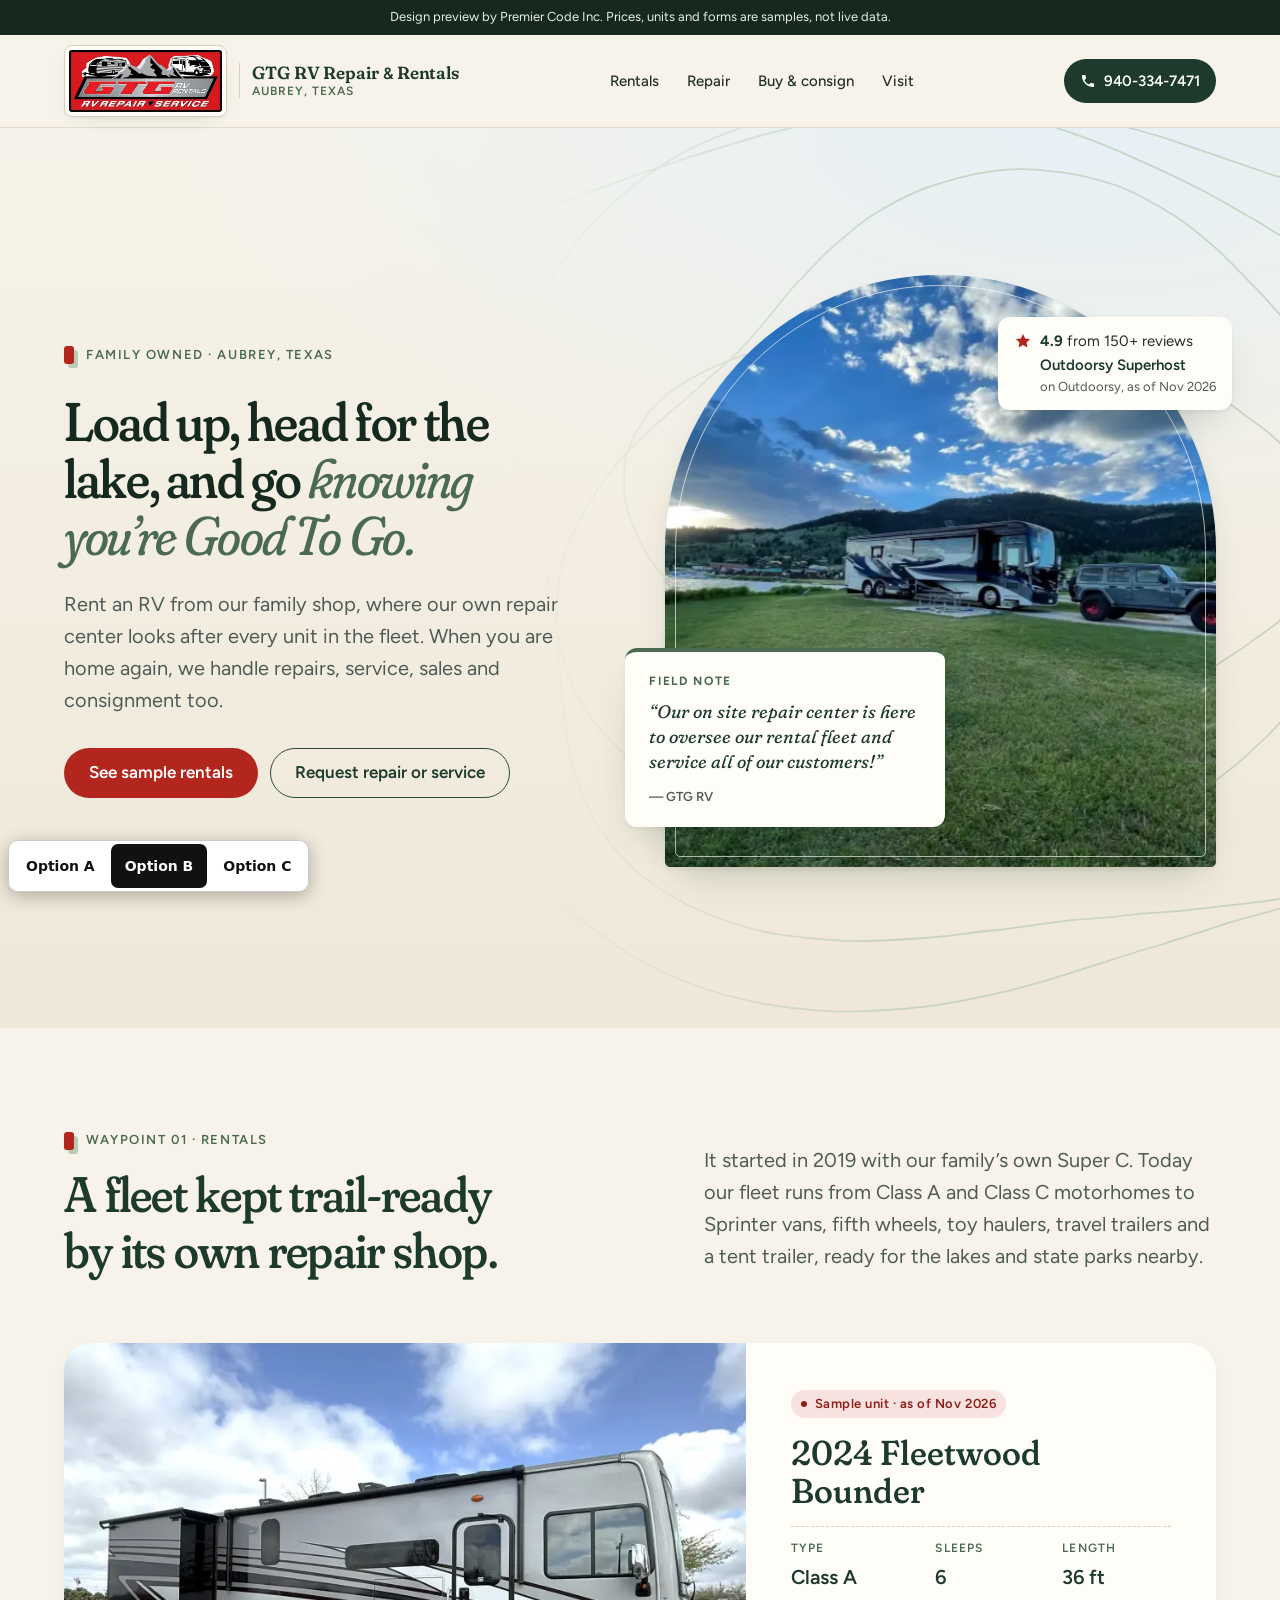
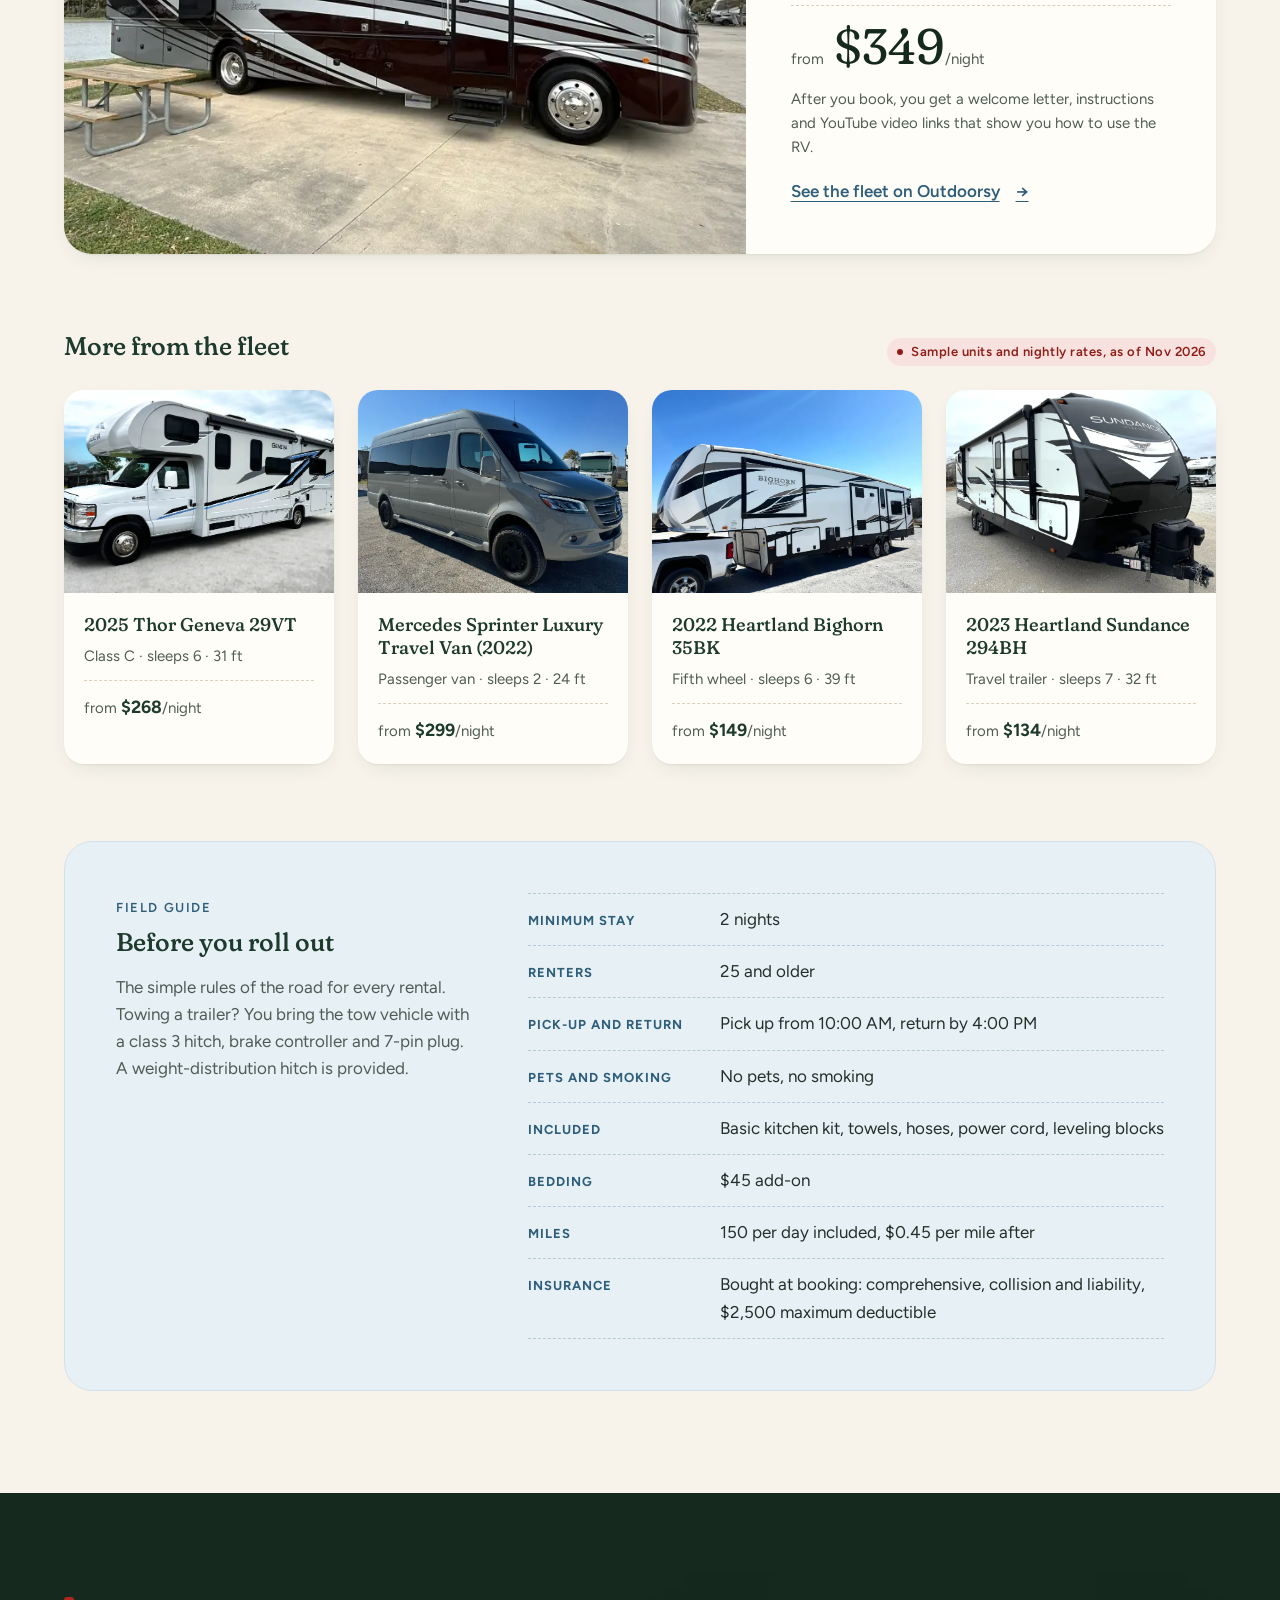
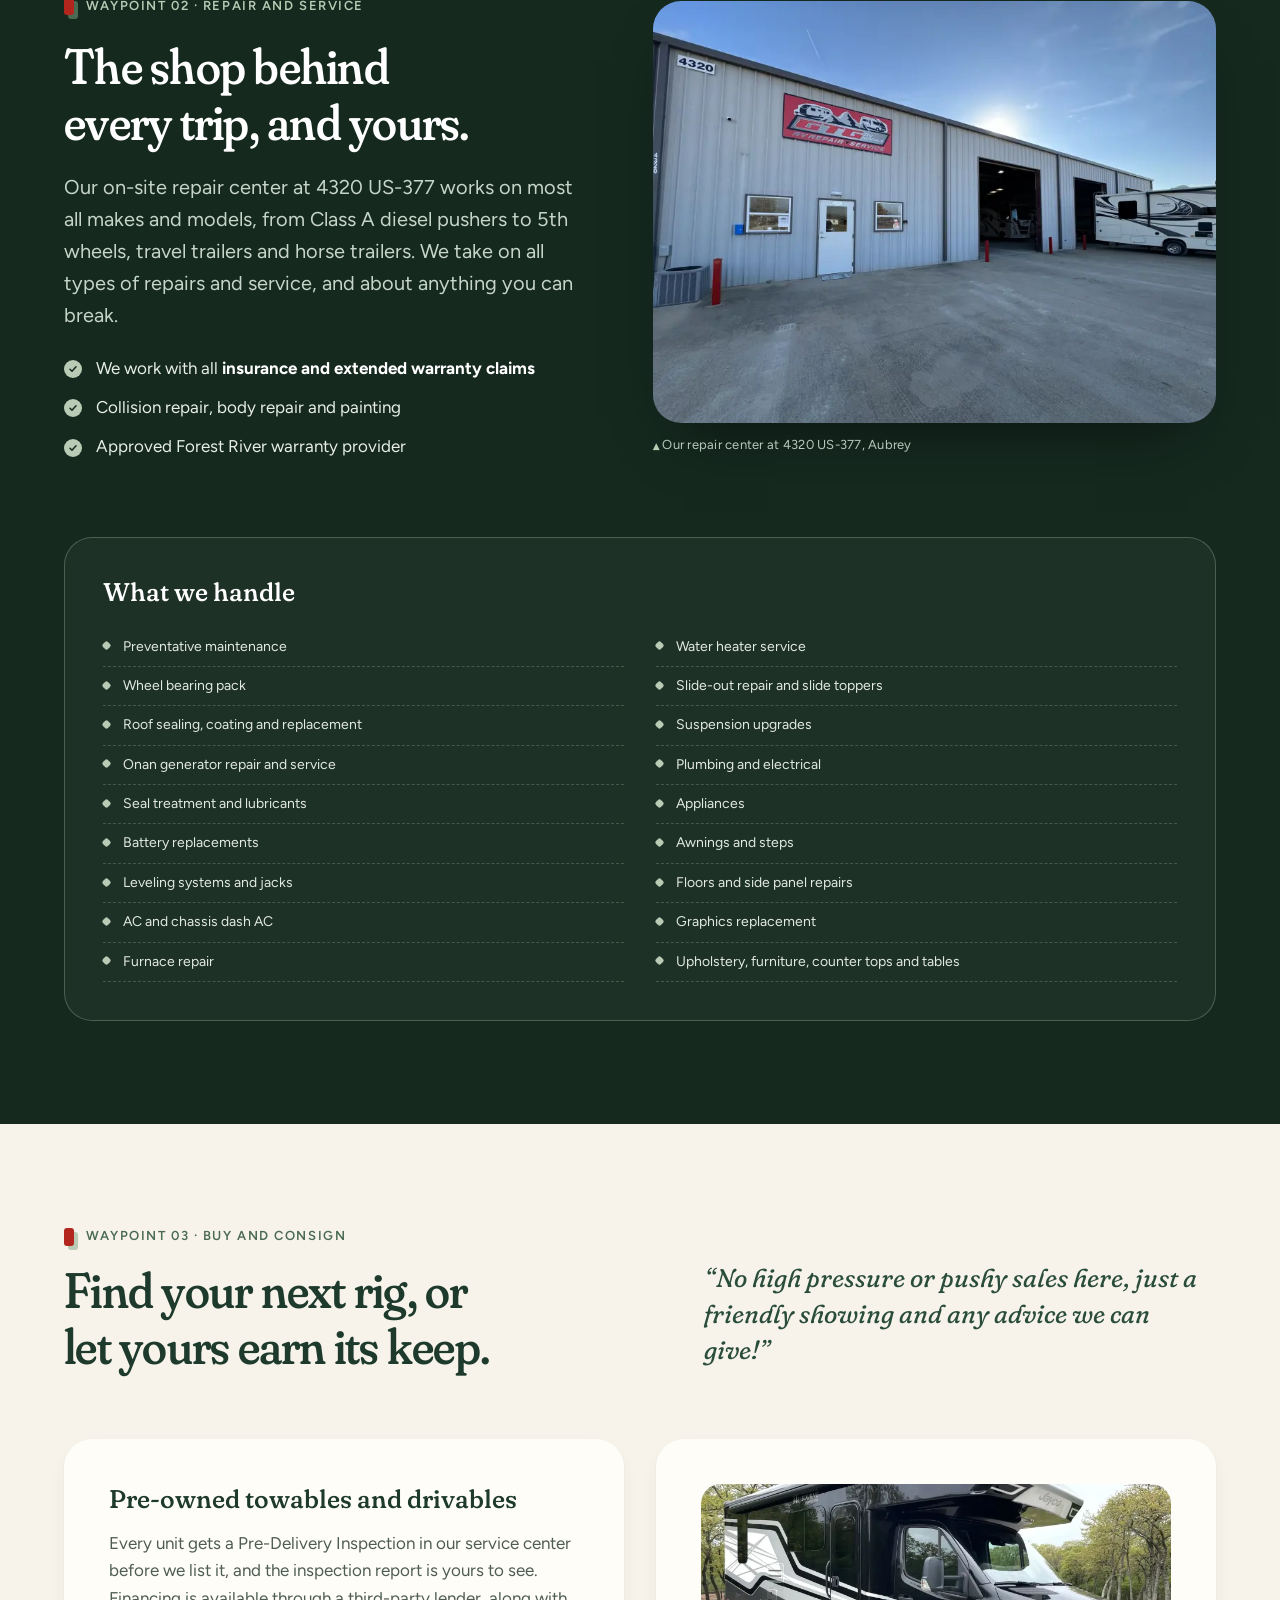
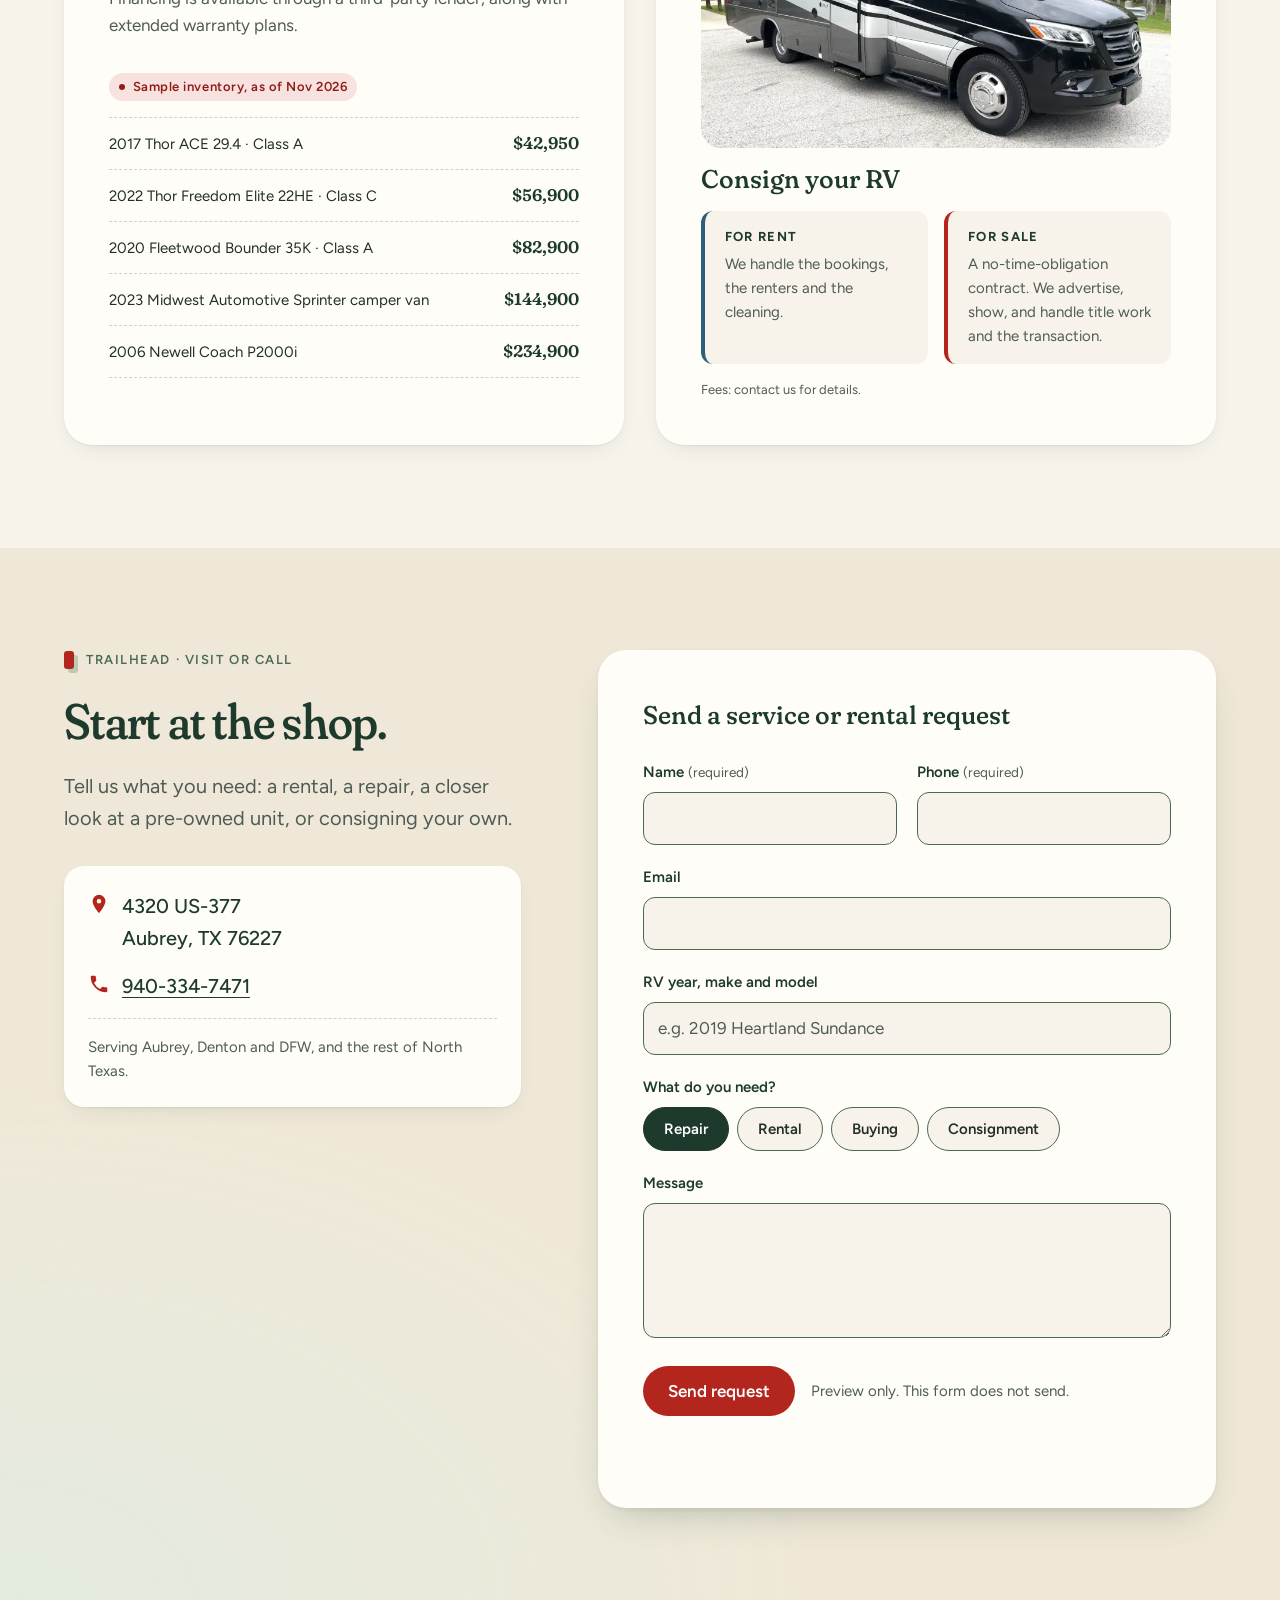
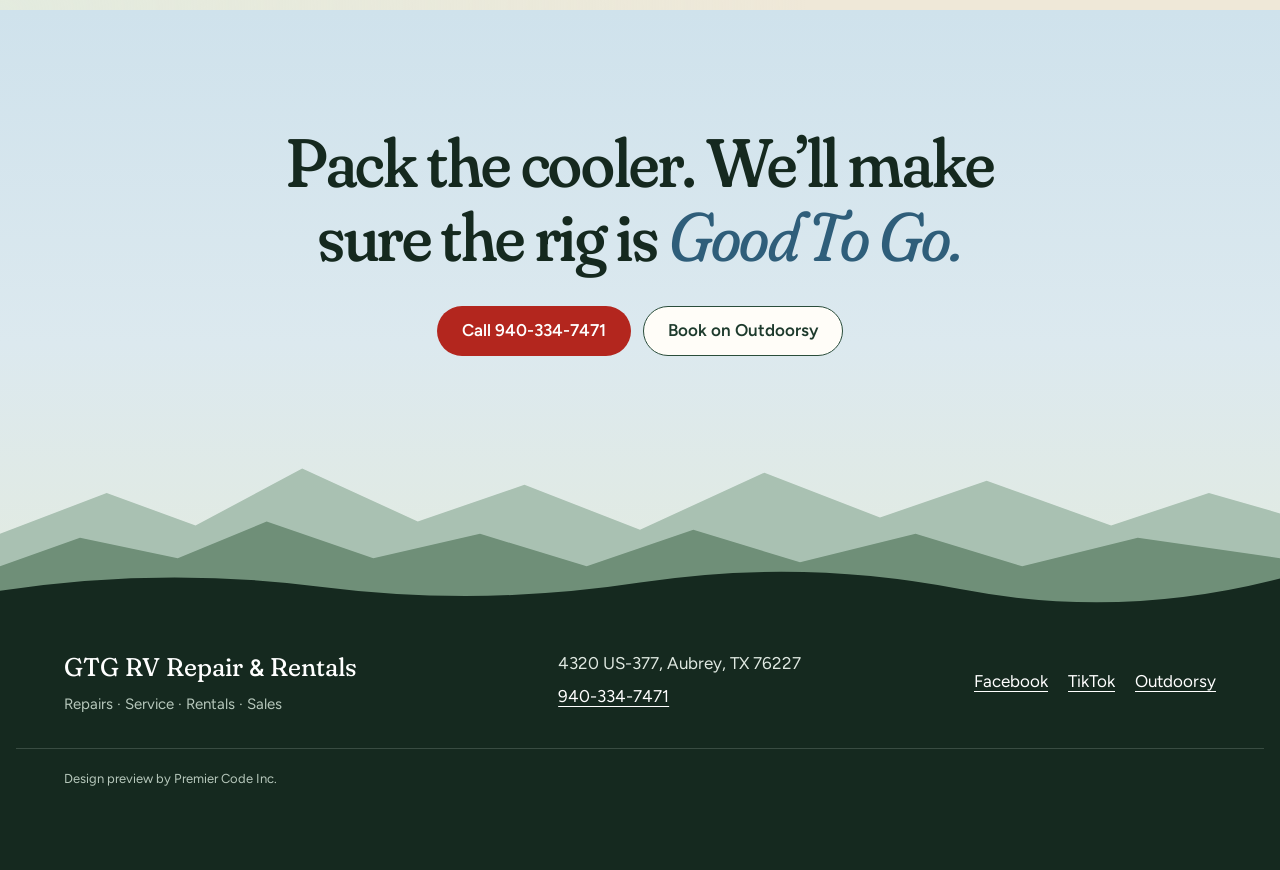
<file: option-b/index.html>
<!doctype html>
<!-- PITCH NOTE (Option B, "Outdoorsy camping"): A light, airy field-guide homepage that leads with the open-air reason people rent an RV and shows the family repair shop as the reason the trip can be trusted; look first at the arched hero photo with the "field note" quote, then the trail-ready rentals section. -->
<html lang="en">
<head>
  <meta charset="utf-8">
  <meta name="viewport" content="width=device-width, initial-scale=1">
  <meta name="robots" content="noindex, nofollow">
  <title>GTG RV Repair &amp; Rentals | RV Rentals, Repair and Sales in Aubrey, Texas</title>
  <meta name="description" content="Family-owned RV rentals, on-site RV repair, pre-owned sales and consignment at 4320 US-377 in Aubrey, Texas. Call 940-334-7471.">
  <link rel="preconnect" href="https://fonts.googleapis.com">
  <link rel="preconnect" href="https://fonts.gstatic.com" crossorigin>
  <link rel="stylesheet" href="https://fonts.googleapis.com/css2?family=Figtree:wght@400;500;600;700&family=Fraunces:ital,opsz,wght,SOFT@0,9..144,400..650,0..100;1,9..144,400..650,0..100&display=swap">
  <link rel="preload" as="image" href="../assets/img/lifestyle-mountain-lake-1600.webp" imagesrcset="../assets/img/lifestyle-mountain-lake-800.webp 800w, ../assets/img/lifestyle-mountain-lake-1600.webp 1600w, ../assets/img/lifestyle-mountain-lake-2400.webp 2400w" imagesizes="(min-width: 960px) 52vw, 92vw">
  <link rel="stylesheet" href="styles.css">
</head>
<body>
<!-- REMOVE AT LAUNCH with the switcher: display:contents wrapper so the switcher\'s footer padding (body > :last-of-type) lands only on the footer -->
<div class="pv-flow" style="display:contents">
  <a class="skip-link" href="#main">Skip to main content</a>

  <div class="preview-bar" role="note">
    <p>Design preview by Premier Code Inc. Prices, units and forms are samples, not live data.</p>
  </div>

  <header class="site-header">
    <div class="container header-inner">
      <!-- PLACEHOLDER: confirm "GTG RV Repair & Rentals" -->
      <a class="wordmark" href="#top" aria-label="GTG RV Repair &amp; Rentals, back to top">
        <img class="wordmark-logo" src="../assets/img/logo-gtg-rv-600.webp"
             srcset="../assets/img/logo-gtg-rv-600.webp 600w, ../assets/img/logo-gtg-rv-1200.webp 1200w"
             sizes="120px" width="1200" height="485"
             alt="GTG RV Rentals and RV Repair Service">
        <span class="wordmark-text" aria-hidden="true">
          <span class="wordmark-name">GTG RV Repair <span class="amp">&amp;</span> Rentals</span>
          <span class="wordmark-sub">Aubrey, Texas</span>
        </span>
      </a>
      <nav class="site-nav" aria-label="Primary">
        <ul>
          <li><a href="#rentals">Rentals</a></li>
          <li><a href="#repair">Repair</a></li>
          <li><a href="#buy">Buy &amp; consign</a></li>
          <li><a href="#visit">Visit</a></li>
        </ul>
      </nav>
      <a class="header-phone" href="tel:+19403347471">
        <svg viewBox="0 0 24 24" aria-hidden="true" focusable="false"><path d="M6.6 10.8a15.1 15.1 0 0 0 6.6 6.6l2.2-2.2a1 1 0 0 1 1-.25 11.4 11.4 0 0 0 3.6.57 1 1 0 0 1 1 1V20a1 1 0 0 1-1 1A17 17 0 0 1 3 4a1 1 0 0 1 1-1h3.5a1 1 0 0 1 1 1c0 1.25.2 2.45.57 3.57a1 1 0 0 1-.25 1z" fill="currentColor"/></svg>
        <span>940-334-7471</span>
      </a>
    </div>
  </header>

  <main id="main">
    <!-- HERO -->
    <section class="hero" id="top" aria-labelledby="hero-title">
      <svg class="topo" viewBox="0 0 800 800" preserveAspectRatio="xMidYMid slice" aria-hidden="true" focusable="false">
        <g fill="none" stroke="currentColor" stroke-width="1.1">
          <path d="M656 360C656 362 656 364 655 365C655 367 654 369 653 370C652 372 651 373 650 375C648 376 647 378 645 379C643 380 641 381 640 382C638 383 636 384 634 384C632 385 630 386 628 386C626 387 624 387 622 388C620 388 619 389 617 389C615 389 613 390 611 390C609 390 607 390 606 391C604 391 602 391 600 391C598 391 596 391 594 392C592 392 590 392 588 392C586 392 584 392 582 392C579 392 577 392 575 392C572 391 570 391 567 391C565 390 562 390 560 389C558 388 556 387 554 386C552 384 550 383 549 381C548 380 547 378 547 376C546 374 546 372 546 370C546 369 547 367 548 365C548 363 549 362 550 360C551 358 552 357 553 356C553 354 554 353 555 351C555 350 556 348 557 347C557 346 558 344 558 343C559 341 560 340 560 338C561 337 563 335 564 334C565 333 567 332 569 331C570 330 573 329 575 328C577 328 579 327 581 327C583 327 586 327 588 327C590 327 592 327 594 327C596 328 598 328 600 328C602 328 604 328 606 328C608 328 610 328 612 329C614 329 616 329 618 329C620 329 622 329 624 330C626 330 628 331 630 331C632 332 634 333 636 334C638 335 640 336 642 337C643 338 645 340 646 341C647 342 649 344 650 345C651 347 652 348 653 350C654 351 654 353 655 355C655 356 656 358 656 360Z"/>
          <path d="M727 364C726 368 723 371 721 375C719 378 716 382 713 385C711 388 708 391 705 394C702 396 700 399 697 402C694 404 691 407 689 410C686 412 683 415 680 417C677 420 674 422 671 425C668 428 665 430 661 433C658 436 654 438 650 441C646 443 642 446 638 449C633 451 628 454 623 456C618 458 612 460 606 462C600 463 594 465 587 465C581 466 575 466 568 465C562 465 556 463 550 461C544 459 539 456 535 453C530 450 526 446 523 442C520 438 517 434 515 429C513 425 512 421 510 417C509 413 508 409 507 405C506 401 505 398 503 395C502 391 501 388 499 385C497 381 495 378 494 375C492 371 490 368 489 364C488 360 487 357 487 353C487 349 487 345 489 341C490 338 492 334 494 331C497 327 500 324 503 321C507 318 510 316 514 313C518 311 522 309 526 306C530 304 534 302 538 300C541 298 545 295 549 293C553 291 557 288 561 286C565 284 570 282 575 280C579 278 584 276 590 274C595 273 600 272 606 271C612 271 617 271 623 271C629 271 634 272 640 273C645 274 651 276 656 277C661 279 666 281 671 283C676 285 680 287 685 290C690 292 694 295 698 298C703 300 707 303 710 306C714 309 718 313 720 316C723 320 726 324 728 328C730 332 731 336 731 340C732 344 732 348 731 352C730 356 729 360 727 364Z"/>
          <path d="M831 368C832 375 831 382 828 389C826 395 822 402 818 408C813 414 808 419 802 425C796 430 789 435 783 439C777 444 770 448 764 452C758 456 752 460 746 464C740 469 734 473 728 477C722 481 716 486 710 490C703 494 696 498 688 501C681 504 673 507 665 509C656 511 647 513 638 513C630 513 621 513 612 511C603 510 595 508 587 505C579 502 572 499 565 496C557 492 551 488 545 485C539 481 533 477 527 474C521 470 516 467 510 463C505 460 499 457 493 454C487 450 481 447 475 444C469 440 462 437 456 433C450 429 444 425 438 420C432 415 426 410 421 405C415 399 410 394 406 388C402 381 398 375 396 368C393 361 391 354 390 347C390 340 390 332 391 325C393 318 396 311 400 305C404 298 409 292 416 286C422 281 430 276 438 272C446 268 455 264 464 261C473 259 483 257 492 255C501 253 510 253 519 252C527 251 536 250 544 250C552 249 560 249 567 248C575 247 582 246 590 245C597 245 604 244 612 243C620 242 627 242 635 242C643 241 651 242 659 242C666 243 674 245 682 247C689 248 697 251 704 254C711 257 717 260 724 263C730 267 736 270 742 274C748 278 754 282 761 286C767 290 773 294 779 299C785 303 792 308 797 313C803 318 809 323 814 329C819 335 823 341 826 348C829 354 831 361 831 368Z"/>
          <path d="M885 372C884 380 880 389 877 397C873 404 868 412 863 419C858 426 852 433 846 440C840 447 834 453 828 459C823 466 817 472 811 479C805 485 799 491 793 498C786 504 780 511 772 517C765 523 757 529 748 534C739 539 729 544 719 548C709 552 698 556 687 559C676 561 665 563 653 565C642 566 630 567 618 567C606 568 594 567 582 567C570 567 558 566 546 565C534 563 522 562 510 560C498 558 486 555 474 552C462 548 450 545 439 540C428 535 417 530 408 523C398 517 390 510 382 502C375 495 368 486 363 478C358 469 355 460 352 451C350 442 348 433 348 424C348 415 349 406 350 397C352 389 355 380 358 372C362 364 366 356 371 349C375 341 381 334 387 327C392 321 399 314 405 309C411 303 418 297 424 292C431 286 437 281 443 275C449 270 455 265 461 259C467 253 472 247 478 240C483 234 489 226 495 219C502 212 509 204 517 196C525 189 534 181 544 174C555 167 566 161 579 156C591 152 605 148 618 146C631 144 646 144 659 146C673 147 686 151 699 155C711 160 722 166 733 173C743 179 752 187 760 194C769 202 776 210 783 217C790 224 797 232 803 239C810 246 816 252 823 259C830 265 836 272 843 279C849 285 856 292 862 299C867 307 873 314 877 322C881 330 884 338 885 347C886 355 886 364 885 372Z"/>
          <path d="M936 376C938 386 941 396 943 406C945 417 947 427 948 438C949 450 950 461 948 473C947 484 945 496 940 508C936 519 929 530 921 540C912 550 902 559 890 567C878 575 863 582 849 587C835 593 819 596 803 600C788 603 772 604 756 606C741 608 726 609 711 610C696 612 682 613 668 614C653 616 639 618 624 620C609 621 594 624 578 625C563 626 547 627 531 627C515 626 498 625 482 622C467 619 451 614 438 608C424 602 411 594 401 586C390 577 381 566 374 556C368 545 363 533 359 522C356 511 354 500 353 489C351 478 351 468 350 458C349 448 349 438 348 429C347 420 345 411 343 403C342 394 339 385 337 376C334 367 331 358 329 348C327 338 324 328 323 318C322 308 322 297 322 286C323 275 325 264 328 253C331 242 335 231 341 220C347 209 354 198 362 188C371 177 381 167 392 158C403 149 416 140 429 133C443 126 458 120 474 115C489 110 506 106 523 104C540 102 557 102 574 103C591 104 608 106 624 109C640 112 656 117 670 122C685 127 699 133 712 139C726 145 738 151 750 157C762 163 773 170 784 176C795 183 806 189 816 196C826 203 836 209 845 217C855 224 863 231 871 239C879 247 886 256 893 264C899 273 904 282 909 291C913 300 917 310 920 319C923 328 926 338 928 347C931 357 933 366 936 376Z"/>
          <path d="M1114 380C1112 395 1108 410 1101 425C1095 439 1085 453 1075 466C1065 479 1052 491 1039 502C1026 513 1011 523 996 532C982 541 966 549 950 557C934 564 918 570 902 576C886 582 871 587 855 591C840 596 824 600 810 604C795 608 780 612 766 616C752 621 738 625 723 630C708 634 694 639 678 644C663 649 647 654 630 658C613 662 595 666 577 668C559 670 540 671 522 671C503 670 484 668 467 664C449 660 431 654 416 647C400 640 386 631 373 621C360 612 349 601 338 590C328 579 319 568 310 557C301 546 293 535 285 524C276 513 267 502 258 491C249 480 239 469 230 457C221 445 211 433 203 421C195 408 187 394 182 380C177 366 173 351 173 337C172 322 175 307 180 293C185 279 194 265 204 253C215 241 228 229 242 219C257 209 273 200 289 192C305 183 322 176 338 170C354 163 371 158 387 152C403 146 419 141 434 136C450 131 466 126 481 122C497 118 513 114 530 111C546 108 563 105 580 105C596 104 613 104 630 105C647 106 663 109 679 112C695 115 710 120 725 124C740 129 754 134 769 139C783 144 797 149 812 153C826 158 841 162 857 167C873 172 889 176 906 182C922 187 940 192 958 199C975 206 993 213 1009 222C1026 231 1042 242 1056 253C1069 265 1082 278 1091 291C1100 305 1107 320 1111 334C1115 349 1116 365 1114 380Z"/>
          <path d="M1131 384C1123 399 1112 414 1101 428C1090 442 1078 455 1065 467C1053 479 1040 490 1028 501C1016 512 1003 522 992 532C981 542 970 552 959 563C949 573 939 584 929 595C919 606 909 618 897 629C886 641 874 653 860 664C846 674 831 686 815 695C798 704 780 713 761 720C742 727 721 732 700 736C680 740 658 742 636 743C614 744 592 743 571 741C549 740 527 737 506 734C484 731 463 727 441 723C420 718 398 713 377 707C356 701 334 694 314 686C294 677 274 668 257 657C239 646 222 634 209 620C195 607 183 591 175 576C167 560 161 543 158 526C155 510 155 493 157 476C158 460 162 444 165 429C169 413 174 398 178 384C182 370 186 356 190 342C193 328 196 314 199 300C202 285 204 271 208 256C212 242 216 227 223 212C230 198 239 184 250 171C261 158 274 145 290 135C305 124 323 115 342 108C361 101 382 96 402 92C422 88 444 87 464 85C484 83 504 83 524 83C543 82 562 82 581 80C599 79 617 78 636 76C655 73 674 70 694 68C714 65 735 61 757 59C779 57 802 55 826 54C849 54 874 55 897 58C921 61 945 66 968 73C990 79 1012 88 1032 99C1051 110 1070 122 1085 136C1100 150 1114 165 1124 181C1135 197 1143 214 1148 231C1154 248 1156 266 1157 284C1157 301 1155 319 1150 335C1146 352 1139 369 1131 384Z"/>
          <path d="M1160 388C1163 404 1168 421 1170 438C1172 455 1174 473 1172 490C1171 508 1168 526 1161 543C1154 559 1144 576 1131 591C1118 606 1101 620 1084 632C1066 644 1045 654 1024 663C1003 672 980 678 958 685C937 691 915 696 893 702C872 707 852 712 832 718C812 724 793 731 772 738C752 746 732 754 710 762C689 770 666 779 642 787C618 794 592 801 566 805C539 810 511 813 484 813C457 812 429 810 402 805C376 799 350 791 327 781C304 771 282 758 262 744C242 731 225 715 209 700C193 684 179 667 166 651C153 634 142 617 131 600C121 583 112 566 104 549C96 531 89 513 85 496C80 478 77 459 77 442C77 424 79 405 85 388C90 371 98 353 107 337C117 321 130 306 143 292C157 278 172 265 187 252C202 240 217 229 232 218C246 206 261 196 274 185C287 174 300 162 312 150C325 138 336 126 349 113C362 100 374 86 389 72C403 58 419 44 436 31C454 17 474 4 495 -7C516 -18 540 -29 564 -37C589 -45 615 -52 642 -56C669 -61 697 -63 724 -63C752 -63 780 -60 807 -56C834 -51 861 -45 886 -36C911 -28 935 -17 957 -5C979 7 999 21 1017 36C1034 51 1050 68 1063 85C1076 102 1087 120 1095 138C1104 155 1110 174 1116 191C1121 209 1124 226 1128 243C1131 260 1134 276 1137 292C1141 309 1144 324 1148 340C1151 356 1156 372 1160 388Z"/>
          <path d="M1260 392C1254 411 1247 430 1241 448C1235 467 1230 485 1224 503C1219 522 1215 540 1210 560C1205 579 1201 599 1194 619C1187 639 1180 660 1170 680C1160 701 1147 721 1132 740C1116 759 1097 778 1076 794C1055 809 1030 824 1004 836C978 847 949 857 920 864C890 871 859 875 829 878C798 880 767 880 737 878C707 877 677 873 648 868C619 862 591 855 565 847C538 839 513 829 489 819C465 809 443 797 422 785C401 772 382 759 364 746C346 733 330 719 314 706C298 692 283 679 268 665C253 652 239 639 224 626C209 613 194 601 178 587C162 574 146 561 129 547C113 532 96 517 81 501C66 485 51 468 38 450C26 432 15 412 7 392C-1 372 -7 351 -9 330C-11 309 -10 287 -6 266C-2 245 5 223 14 203C23 182 35 162 48 143C61 123 77 104 94 86C111 68 130 50 151 34C171 18 194 2 218 -12C242 -25 268 -38 296 -47C323 -57 353 -65 383 -69C412 -74 444 -76 474 -75C504 -75 535 -71 564 -65C593 -60 622 -51 648 -42C674 -34 699 -23 722 -14C746 -4 767 6 789 14C810 22 831 30 852 37C874 43 896 48 920 53C943 59 968 63 993 68C1018 74 1046 79 1071 87C1097 95 1124 105 1147 116C1170 128 1193 142 1211 158C1229 174 1244 192 1254 211C1265 230 1271 251 1274 271C1277 291 1276 313 1274 333C1271 353 1265 373 1260 392Z"/>
          <path d="M1385 396C1398 419 1410 443 1416 468C1423 493 1428 520 1427 545C1426 571 1420 597 1410 621C1399 646 1384 670 1364 691C1345 713 1320 732 1294 749C1267 766 1237 781 1206 793C1175 805 1141 815 1108 822C1075 830 1041 835 1008 838C976 842 943 843 911 843C880 843 849 842 819 840C790 838 761 835 734 831C706 828 680 824 654 821C628 817 603 814 578 811C553 808 528 805 503 803C477 800 451 799 424 797C396 795 368 793 338 790C309 787 277 784 246 778C216 773 183 766 153 757C123 747 92 736 65 721C38 707 12 690 -9 672C-30 653 -48 632 -62 610C-76 588 -86 564 -92 540C-99 516 -101 492 -101 468C-102 444 -99 420 -96 396C-92 372 -87 349 -81 326C-75 303 -68 281 -59 258C-51 236 -42 214 -31 192C-19 170 -7 148 9 128C25 108 43 87 64 70C84 52 109 36 134 22C160 8 189 -4 218 -13C247 -22 279 -29 309 -34C340 -39 371 -42 401 -44C431 -47 460 -48 488 -50C517 -51 544 -53 572 -55C599 -57 626 -59 654 -62C682 -64 710 -68 739 -70C768 -71 798 -74 828 -73C858 -72 890 -70 919 -65C949 -60 979 -53 1006 -43C1033 -33 1059 -19 1081 -5C1104 10 1124 27 1141 45C1159 63 1173 82 1187 101C1201 120 1212 140 1225 159C1237 178 1248 196 1260 215C1273 234 1286 252 1300 271C1314 291 1329 310 1343 331C1358 351 1373 373 1385 396Z"/>
          <path d="M1448 400C1455 425 1458 450 1458 476C1457 501 1452 527 1446 552C1439 577 1429 601 1417 626C1406 650 1392 674 1377 698C1362 722 1346 746 1328 769C1310 792 1290 816 1268 838C1246 860 1222 883 1195 902C1168 922 1138 940 1105 955C1072 969 1036 982 999 989C962 996 922 1000 883 999C844 999 804 993 767 985C730 977 693 964 660 951C627 938 596 922 567 907C539 892 513 875 488 862C463 848 441 834 417 823C393 812 369 803 344 794C319 785 293 778 265 771C237 763 208 756 178 747C149 738 117 728 88 716C59 704 29 690 3 673C-24 657 -49 638 -69 618C-90 597 -108 574 -122 551C-136 527 -146 502 -152 477C-159 452 -162 426 -162 400C-162 374 -159 348 -153 323C-147 298 -138 272 -128 248C-117 224 -104 200 -88 177C-73 154 -56 132 -37 110C-17 89 4 69 26 50C49 31 73 13 98 -4C123 -22 150 -38 177 -53C204 -68 233 -83 262 -97C291 -110 321 -123 352 -135C384 -146 416 -157 449 -166C483 -175 518 -183 553 -187C588 -192 624 -195 660 -194C696 -193 732 -189 766 -182C801 -175 835 -165 865 -152C896 -139 925 -123 951 -106C977 -89 1000 -70 1021 -51C1043 -32 1061 -12 1079 7C1097 26 1112 45 1129 62C1147 79 1163 96 1181 112C1200 128 1219 143 1239 159C1259 175 1281 191 1302 209C1323 226 1345 244 1364 264C1382 284 1401 306 1415 328C1429 351 1441 375 1448 400Z"/>
        </g>
      </svg>

      <div class="container hero-grid">
        <div class="hero-copy reveal">
          <p class="eyebrow"><span class="blaze" aria-hidden="true"></span>Family owned &middot; Aubrey, Texas</p>
          <h1 id="hero-title" class="hero-title">Load up, head for the lake, and go <em>knowing you&rsquo;re Good&nbsp;To&nbsp;Go.</em></h1>
          <p class="hero-lead">Rent an RV from our family shop, where our own repair center looks after every unit in the fleet. When you are home again, we handle repairs, service, sales and consignment too.</p>
          <div class="hero-actions">
            <a class="btn btn-primary" href="#rentals">See sample rentals</a>
            <a class="btn btn-quiet" href="#contact">Request repair or service</a>
          </div>
        </div>

        <div class="hero-media reveal reveal-delay">
          <figure class="arch">
            <!-- PLACEHOLDER: confirm client took this photo -->
            <img class="arch-img"
                 src="../assets/img/lifestyle-mountain-lake-1600.webp"
                 srcset="../assets/img/lifestyle-mountain-lake-800.webp 800w, ../assets/img/lifestyle-mountain-lake-1600.webp 1600w, ../assets/img/lifestyle-mountain-lake-2400.webp 2400w"
                 sizes="(min-width: 960px) 52vw, 92vw"
                 width="2400" height="1800"
                 alt="Class A motorhome and Jeep at a lakeside campground below wooded hills"
                 fetchpriority="high">
          </figure>
          <aside class="field-note" aria-label="In our words">
            <p class="field-note-label">Field note</p>
            <blockquote>
              <p>&ldquo;Our on site repair center is here to oversee our rental fleet and service all of our customers!&rdquo;</p>
            </blockquote>
            <p class="field-note-by">GTG RV</p>
          </aside>
          <p class="hero-rating">
            <svg viewBox="0 0 24 24" aria-hidden="true" focusable="false"><path d="M12 2.5l2.9 6 6.6.9-4.8 4.6 1.2 6.5L12 17.4l-5.9 3.1 1.2-6.5L2.5 9.4l6.6-.9z" fill="currentColor"/></svg>
            <span><strong>4.9</strong> from 150+ reviews<span class="rating-host">Outdoorsy Superhost</span><span class="asof">on Outdoorsy, as of Nov 2026</span></span>
          </p>
        </div>
      </div>
    </section>

    <!-- RENTALS -->
    <section class="section rentals" id="rentals" aria-labelledby="rentals-title">
      <div class="container">
        <header class="section-head section-head-split reveal">
          <p class="eyebrow"><span class="blaze" aria-hidden="true"></span>Waypoint 01 &middot; Rentals</p>
          <h2 id="rentals-title" class="section-title">A fleet kept trail-ready by its own repair shop.</h2>
          <!-- PLACEHOLDER: confirm rentals began in 2019 with the owners' own Super C motorhome -->
          <p class="section-lead">It started in 2019 with our family&rsquo;s own Super C. Today our fleet runs from Class A and Class C motorhomes to Sprinter vans, fifth wheels, toy haulers, travel trailers and a tent trailer, ready for the lakes and state parks nearby.</p>
        </header>

        <div class="fleet-feature reveal">
          <figure class="fleet-feature-media">
            <img src="../assets/img/fleet-bounder-2024-1600.webp"
                 srcset="../assets/img/fleet-bounder-2024-800.webp 800w, ../assets/img/fleet-bounder-2024-1600.webp 1600w, ../assets/img/fleet-bounder-2024-2048.webp 2048w"
                 sizes="(min-width: 960px) 58vw, 92vw"
                 width="2048" height="1536" loading="lazy"
                 alt="2024 Fleetwood Bounder Class A motorhome parked by the water">
          </figure>
          <div class="fleet-feature-card">
            <p class="tag-sample">Sample unit &middot; as of Nov 2026</p>
            <h3 class="unit-name">2024 Fleetwood Bounder</h3>
            <dl class="unit-specs">
              <div><dt>Type</dt><dd>Class A</dd></div>
              <div><dt>Sleeps</dt><dd>6</dd></div>
              <div><dt>Length</dt><dd>36 ft</dd></div>
            </dl>
            <p class="unit-price"><span class="from">from</span> $349<span class="per">/night</span></p>
            <p class="unit-note">After you book, you get a welcome letter, instructions and YouTube video links that show you how to use the RV.</p>
            <a class="text-link" href="https://www.outdoorsy.com/pro/957897" rel="noopener" target="_blank">See the fleet on Outdoorsy<span class="visually-hidden"> (opens in a new tab)</span> <span aria-hidden="true">&rarr;</span></a>
          </div>
        </div>

        <div class="units-head reveal">
          <h3 class="subhead">More from the fleet</h3>
          <p class="tag-sample">Sample units and nightly rates, as of Nov 2026</p>
        </div>
        <ul class="units" role="list">
          <li class="unit reveal">
            <img src="../assets/img/fleet-thor-geneva-800.webp"
                 srcset="../assets/img/fleet-thor-geneva-800.webp 800w, ../assets/img/fleet-thor-geneva-1600.webp 1600w"
                 sizes="(min-width: 1200px) 22vw, (min-width: 640px) 45vw, 92vw"
                 width="1600" height="1101" loading="lazy"
                 alt="2025 Thor Geneva Class C motorhome">
            <div class="unit-body">
              <h4>2025 Thor Geneva 29VT</h4>
              <p class="unit-meta">Class C &middot; sleeps 6 &middot; 31 ft</p>
              <p class="unit-rate">from <strong>$268</strong>/night</p>
            </div>
          </li>
          <li class="unit reveal">
            <img src="../assets/img/fleet-sprinter-van-800.webp"
                 srcset="../assets/img/fleet-sprinter-van-800.webp 800w, ../assets/img/fleet-sprinter-van-1600.webp 1600w"
                 sizes="(min-width: 1200px) 22vw, (min-width: 640px) 45vw, 92vw"
                 width="1600" height="1181" loading="lazy"
                 alt="Mercedes Sprinter luxury travel van">
            <div class="unit-body">
              <h4>Mercedes Sprinter Luxury Travel Van (2022)</h4>
              <p class="unit-meta">Passenger van &middot; sleeps 2 &middot; 24 ft</p>
              <p class="unit-rate">from <strong>$299</strong>/night</p>
            </div>
          </li>
          <li class="unit reveal">
            <img src="../assets/img/fleet-bighorn-800.webp"
                 srcset="../assets/img/fleet-bighorn-800.webp 800w, ../assets/img/fleet-bighorn-1600.webp 1600w"
                 sizes="(min-width: 1200px) 22vw, (min-width: 640px) 45vw, 92vw"
                 width="1600" height="1217" loading="lazy"
                 alt="2022 Heartland Bighorn fifth wheel hitched to a pickup">
            <div class="unit-body">
              <h4>2022 Heartland Bighorn 35BK</h4>
              <p class="unit-meta">Fifth wheel &middot; sleeps 6 &middot; 39 ft</p>
              <p class="unit-rate">from <strong>$149</strong>/night</p>
            </div>
          </li>
          <li class="unit reveal">
            <img src="../assets/img/fleet-sundance-800.webp"
                 srcset="../assets/img/fleet-sundance-800.webp 800w, ../assets/img/fleet-sundance-1600.webp 1600w"
                 sizes="(min-width: 1200px) 22vw, (min-width: 640px) 45vw, 92vw"
                 width="1600" height="1279" loading="lazy"
                 alt="2023 Heartland Sundance travel trailer">
            <div class="unit-body">
              <h4>2023 Heartland Sundance 294BH</h4>
              <p class="unit-meta">Travel trailer &middot; sleeps 7 &middot; 32 ft</p>
              <p class="unit-rate">from <strong>$134</strong>/night</p>
            </div>
          </li>
        </ul>

        <div class="guide reveal">
          <div class="guide-intro">
            <p class="eyebrow eyebrow-small">Field guide</p>
            <h3 class="subhead">Before you roll out</h3>
            <p>The simple rules of the road for every rental. Towing a trailer? You bring the tow vehicle with a class 3 hitch, brake controller and 7-pin plug. A weight-distribution hitch is provided.</p>
          </div>
          <dl class="guide-list">
            <div><dt>Minimum stay</dt><dd>2 nights</dd></div>
            <div><dt>Renters</dt><dd>25 and older</dd></div>
            <div><dt>Pick-up and return</dt><dd>Pick up from 10:00 AM, return by 4:00 PM</dd></div>
            <div><dt>Pets and smoking</dt><dd>No pets, no smoking</dd></div>
            <div><dt>Included</dt><dd>Basic kitchen kit, towels, hoses, power cord, leveling blocks</dd></div>
            <div><dt>Bedding</dt><dd>$45 add-on</dd></div>
            <!-- PLACEHOLDER: confirm 150 miles per day included and $0.45 per mile after -->
            <div><dt>Miles</dt><dd>150 per day included, $0.45 per mile after</dd></div>
            <div><dt>Insurance</dt><dd>Bought at booking: comprehensive, collision and liability, $2,500 maximum deductible</dd></div>
          </dl>
        </div>
      </div>
    </section>

    <!-- REPAIR -->
    <section class="section repair" id="repair" aria-labelledby="repair-title">
      <div class="container">
        <div class="repair-grid">
          <header class="section-head reveal">
            <p class="eyebrow"><span class="blaze" aria-hidden="true"></span>Waypoint 02 &middot; Repair and service</p>
            <h2 id="repair-title" class="section-title">The shop behind every trip, and yours.</h2>
            <p class="section-lead">Our on-site repair center at 4320 US-377 works on most all makes and models, from Class A diesel pushers to 5th wheels, travel trailers and horse trailers. We take on all types of repairs and service, and about anything you can break.</p>
            <ul class="checks" role="list">
              <li>We work with all <strong>insurance and extended warranty claims</strong></li>
              <li>Collision repair, body repair and painting</li>
              <!-- PLACEHOLDER: confirm "Approved Forest River warranty provider" (client's own claim; no logo) -->
              <li>Approved Forest River warranty provider</li>
            </ul>
          </header>
          <figure class="repair-photo reveal">
            <img src="../assets/img/shop-front-1600.webp"
                 srcset="../assets/img/shop-front-800.webp 800w, ../assets/img/shop-front-1600.webp 1600w, ../assets/img/shop-front-2400.webp 2400w"
                 sizes="(min-width: 960px) 46vw, 92vw"
                 width="2400" height="1800" loading="lazy"
                 alt="GTG RV Repair and Service shop building at 4320 US-377 in Aubrey, Texas">
            <figcaption>Our repair center at 4320 US-377, Aubrey</figcaption>
          </figure>
        </div>

        <div class="repair-lower">
          <div class="services reveal">
            <h3 class="subhead">What we handle</h3>
            <ul class="service-index" role="list">
              <li>Preventative maintenance</li>
              <li>Wheel bearing pack</li>
              <li>Roof sealing, coating and replacement</li>
              <li>Onan generator repair and service</li>
              <li>Seal treatment and lubricants</li>
              <li>Battery replacements</li>
              <li>Leveling systems and jacks</li>
              <li>AC and chassis dash AC</li>
              <li>Furnace repair</li>
              <li>Water heater service</li>
              <li>Slide-out repair and slide toppers</li>
              <li>Suspension upgrades</li>
              <li>Plumbing and electrical</li>
              <li>Appliances</li>
              <li>Awnings and steps</li>
              <li>Floors and side panel repairs</li>
              <li>Graphics replacement</li>
              <li>Upholstery, furniture, counter tops and tables</li>
            </ul>
          </div>
        </div>
      </div>
    </section>

    <!-- BUY & CONSIGN -->
    <section class="section buy" id="buy" aria-labelledby="buy-title">
      <div class="container">
        <header class="section-head section-head-split reveal">
          <p class="eyebrow"><span class="blaze" aria-hidden="true"></span>Waypoint 03 &middot; Buy and consign</p>
          <h2 id="buy-title" class="section-title">Find your next rig, or let yours earn its keep.</h2>
          <p class="section-lead section-lead-quote">&ldquo;No high pressure or pushy sales here, just a friendly showing and any advice we can give!&rdquo;</p>
        </header>

        <div class="buy-grid">
          <article class="buy-card reveal">
            <h3 class="subhead">Pre-owned towables and drivables</h3>
            <p>Every unit gets a Pre-Delivery Inspection in our service center before we list it, and the inspection report is yours to see. Financing is available through a third-party lender, along with extended warranty plans.</p>
            <div class="inventory">
              <p class="tag-sample">Sample inventory, as of Nov 2026</p>
              <ul class="inventory-list" role="list">
                <li><span>2017 Thor ACE 29.4 &middot; Class A</span><span class="price">$42,950</span></li>
                <li><span>2022 Thor Freedom Elite 22HE &middot; Class C</span><span class="price">$56,900</span></li>
                <li><span>2020 Fleetwood Bounder 35K &middot; Class A</span><span class="price">$82,900</span></li>
                <li><span>2023 Midwest Automotive Sprinter camper van</span><span class="price">$144,900</span></li>
                <li><span>2006 Newell Coach P2000i</span><span class="price">$234,900</span></li>
              </ul>
            </div>
          </article>

          <article class="buy-card consign reveal">
            <figure class="consign-photo">
              <img src="../assets/img/consign-classc-800.webp"
                   srcset="../assets/img/consign-classc-800.webp 800w, ../assets/img/consign-classc-1600.webp 1600w"
                   sizes="(min-width: 960px) 40vw, 92vw"
                   width="1600" height="1200" loading="lazy"
                   alt="Black Class C motorhome on a Mercedes Sprinter chassis">
            </figure>
            <h3 class="subhead">Consign your RV</h3>
            <div class="consign-options">
              <div>
                <h4>For rent</h4>
                <p>We handle the bookings, the renters and the cleaning.</p>
              </div>
              <div>
                <h4>For sale</h4>
                <p>A no-time-obligation contract. We advertise, show, and handle title work and the transaction.</p>
              </div>
            </div>
            <p class="small-note">Fees: contact us for details.</p>
          </article>
        </div>
      </div>
    </section>

    <!-- VISIT + FORM -->
    <section class="section visit" id="visit" aria-labelledby="visit-title">
      <div class="container visit-grid">
        <div class="visit-info reveal">
          <p class="eyebrow"><span class="blaze" aria-hidden="true"></span>Trailhead &middot; Visit or call</p>
          <h2 id="visit-title" class="section-title">Start at the shop.</h2>
          <p class="section-lead">Tell us what you need: a rental, a repair, a closer look at a pre-owned unit, or consigning your own.</p>
          <div class="visit-card">
            <div class="visit-row">
              <svg viewBox="0 0 24 24" aria-hidden="true" focusable="false"><path d="M12 2a7 7 0 0 0-7 7c0 5 7 13 7 13s7-8 7-13a7 7 0 0 0-7-7zm0 9.5A2.5 2.5 0 1 1 12 6.5a2.5 2.5 0 0 1 0 5z" fill="currentColor"/></svg>
              <address>4320 US-377<br>Aubrey, TX 76227</address>
            </div>
            <div class="visit-row">
              <svg viewBox="0 0 24 24" aria-hidden="true" focusable="false"><path d="M6.6 10.8a15.1 15.1 0 0 0 6.6 6.6l2.2-2.2a1 1 0 0 1 1-.25 11.4 11.4 0 0 0 3.6.57 1 1 0 0 1 1 1V20a1 1 0 0 1-1 1A17 17 0 0 1 3 4a1 1 0 0 1 1-1h3.5a1 1 0 0 1 1 1c0 1.25.2 2.45.57 3.57a1 1 0 0 1-.25 1z" fill="currentColor"/></svg>
              <a href="tel:+19403347471">940-334-7471</a>
            </div>
            <p class="visit-area">Serving Aubrey, Denton and DFW, and the rest of North Texas.</p>
          </div>
        </div>

        <div class="form-wrap reveal" id="contact">
          <h3 class="form-title">Send a service or rental request</h3>
          <form class="request-form" action="#" method="post" novalidate>
            <div class="field-row">
              <div class="field">
                <label for="f-name">Name <span class="req">(required)</span></label>
                <input id="f-name" name="name" type="text" autocomplete="name" required>
              </div>
              <div class="field">
                <label for="f-phone">Phone <span class="req">(required)</span></label>
                <input id="f-phone" name="phone" type="tel" autocomplete="tel" required>
              </div>
            </div>
            <div class="field">
              <label for="f-email">Email</label>
              <input id="f-email" name="email" type="email" autocomplete="email">
            </div>
            <div class="field">
              <label for="f-rv">RV year, make and model</label>
              <input id="f-rv" name="rv" type="text" placeholder="e.g. 2019 Heartland Sundance">
            </div>
            <fieldset class="field need">
              <legend>What do you need?</legend>
              <div class="chips">
                <label class="chip"><input type="radio" name="need" value="repair" checked><span>Repair</span></label>
                <label class="chip"><input type="radio" name="need" value="rental"><span>Rental</span></label>
                <label class="chip"><input type="radio" name="need" value="buying"><span>Buying</span></label>
                <label class="chip"><input type="radio" name="need" value="consignment"><span>Consignment</span></label>
              </div>
            </fieldset>
            <div class="field">
              <label for="f-msg">Message</label>
              <textarea id="f-msg" name="message" rows="4"></textarea>
            </div>
            <div class="hp" aria-hidden="true">
              <label for="f-company">Company website</label>
              <input id="f-company" name="company_website" type="text" tabindex="-1" autocomplete="off">
            </div>
            <!-- PLACEHOLDER: reCAPTCHA v3 script and token field go here at launch -->
            <div class="form-actions">
              <button class="btn btn-primary" type="submit">Send request</button>
              <p class="form-note">Preview only. This form does not send.</p>
            </div>
            <p class="form-status" role="status" aria-live="polite"></p>
          </form>
        </div>
      </div>
    </section>

    <!-- CLOSING CTA -->
    <section class="closing" aria-labelledby="closing-title">
      <div class="container closing-inner reveal">
        <h2 id="closing-title" class="closing-title">Pack the cooler. We&rsquo;ll make sure the rig is <em>Good To Go.</em></h2>
        <div class="closing-actions">
          <a class="btn btn-primary" href="tel:+19403347471">Call 940-334-7471</a>
          <a class="btn btn-light" href="https://www.outdoorsy.com/pro/957897" rel="noopener" target="_blank">Book on Outdoorsy<span class="visually-hidden"> (opens in a new tab)</span></a>
        </div>
      </div>
      <svg class="ridges" viewBox="0 0 1440 220" preserveAspectRatio="none" aria-hidden="true" focusable="false">
        <path class="ridge-far" d="M0 120 L120 70 L220 110 L340 40 L470 105 L590 60 L720 115 L860 45 L990 100 L1110 55 L1250 110 L1360 70 L1440 95 V220 H0Z"/>
        <path class="ridge-mid" d="M0 160 L90 125 L200 150 L300 105 L420 150 L540 120 L660 160 L780 115 L900 155 L1030 120 L1150 160 L1280 125 L1440 150 V220 H0Z"/>
        <path class="ridge-near" d="M0 190 Q180 160 360 185 T720 180 T1080 188 T1440 175 V220 H0Z"/>
      </svg>
    </section>
  </main>

  </div><!-- /pv-flow -->
<footer class="site-footer">
    <div class="container footer-grid">
      <div class="footer-brand">
        <p class="footer-name">GTG RV Repair <span class="amp">&amp;</span> Rentals</p>
        <p class="footer-tag">Repairs &middot; Service &middot; Rentals &middot; Sales</p>
      </div>
      <div class="footer-contact">
        <address>4320 US-377, Aubrey, TX 76227</address>
        <a href="tel:+19403347471">940-334-7471</a>
      </div>
      <ul class="footer-social" role="list">
        <li><a href="https://www.facebook.com/100064897655692" rel="noopener" target="_blank">Facebook<span class="visually-hidden"> (opens in a new tab)</span></a></li>
        <li><a href="https://www.tiktok.com/@gtg.rv.rentals" rel="noopener" target="_blank">TikTok<span class="visually-hidden"> (opens in a new tab)</span></a></li>
        <li><a href="https://www.outdoorsy.com/pro/957897" rel="noopener" target="_blank">Outdoorsy<span class="visually-hidden"> (opens in a new tab)</span></a></li>
      </ul>
    </div>
    <div class="container footer-base">
      <p>Design preview by Premier Code Inc.</p>
    </div>
  </footer>

  <script src="main.js" defer></script>
<!-- REMOVE AT LAUNCH: option switcher -->
<!-- Copy this block unchanged to the end of <body> on every option page, just before </body>.
     Per page, move aria-current="page" and the "on" class to that page's own link. Change nothing else.
     Links are relative to option-a/, option-b/ and option-c/ folders (one level below the site root). -->
<style class="pv-style">
  html { scroll-padding-bottom: 6rem; }
  footer, .site-footer, body > :last-of-type:not(script):not(nav) { padding-bottom: max(env(safe-area-inset-bottom), 5rem); }
  .pv-switch {
    position: fixed; left: 8px; bottom: 8px; z-index: 9999;
    display: flex; gap: 2px; padding: 3px;
    background: #fff; border: 1px solid #c8ccd2; border-radius: 10px;
    box-shadow: 0 4px 18px rgba(0,0,0,.28);
    font: 600 14px/1.2 system-ui, -apple-system, "Segoe UI", sans-serif;
  }
  .pv-switch a {
    display: flex; align-items: center; justify-content: center;
    min-height: 44px; padding: 0 14px; border-radius: 7px;
    color: #111; background: transparent; text-decoration: none; white-space: nowrap;
  }
  .pv-switch a:hover { background: #eceef1; }
  .pv-switch a.on { color: #fff; background: #111; }
  .pv-switch a:focus-visible { outline: 3px solid #1a73e8; outline-offset: 1px; }
  @media (max-width: 420px) { .pv-switch a { padding: 0 11px; font-size: 13px; } }
  @media print { .pv-switch { display: none; } }
</style>
<nav class="pv-switch" aria-label="Design options">
  <a href="../option-a/">Option A</a>
  <a href="../option-b/" class="on" aria-current="page">Option B</a>
  <a href="../option-c/">Option C</a>
</nav>
<!-- /REMOVE AT LAUNCH -->
</body></html>
</file>
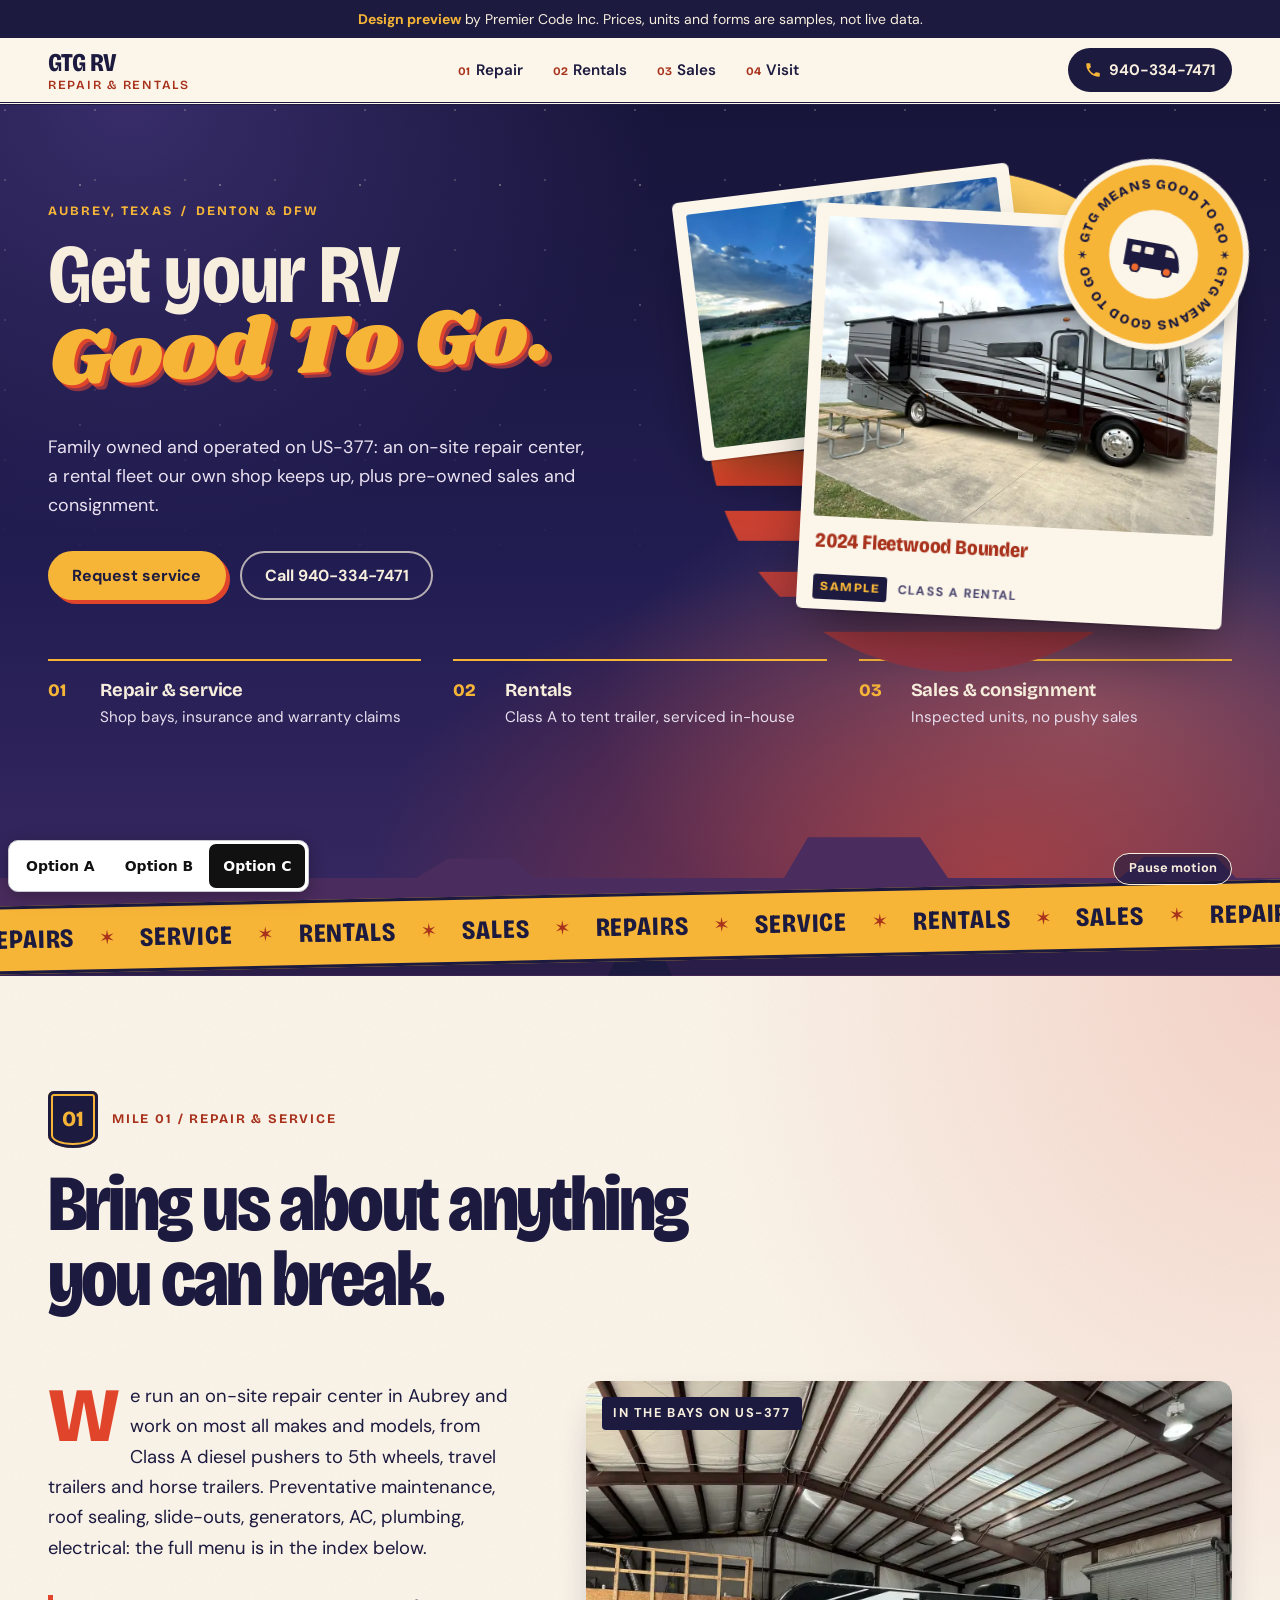
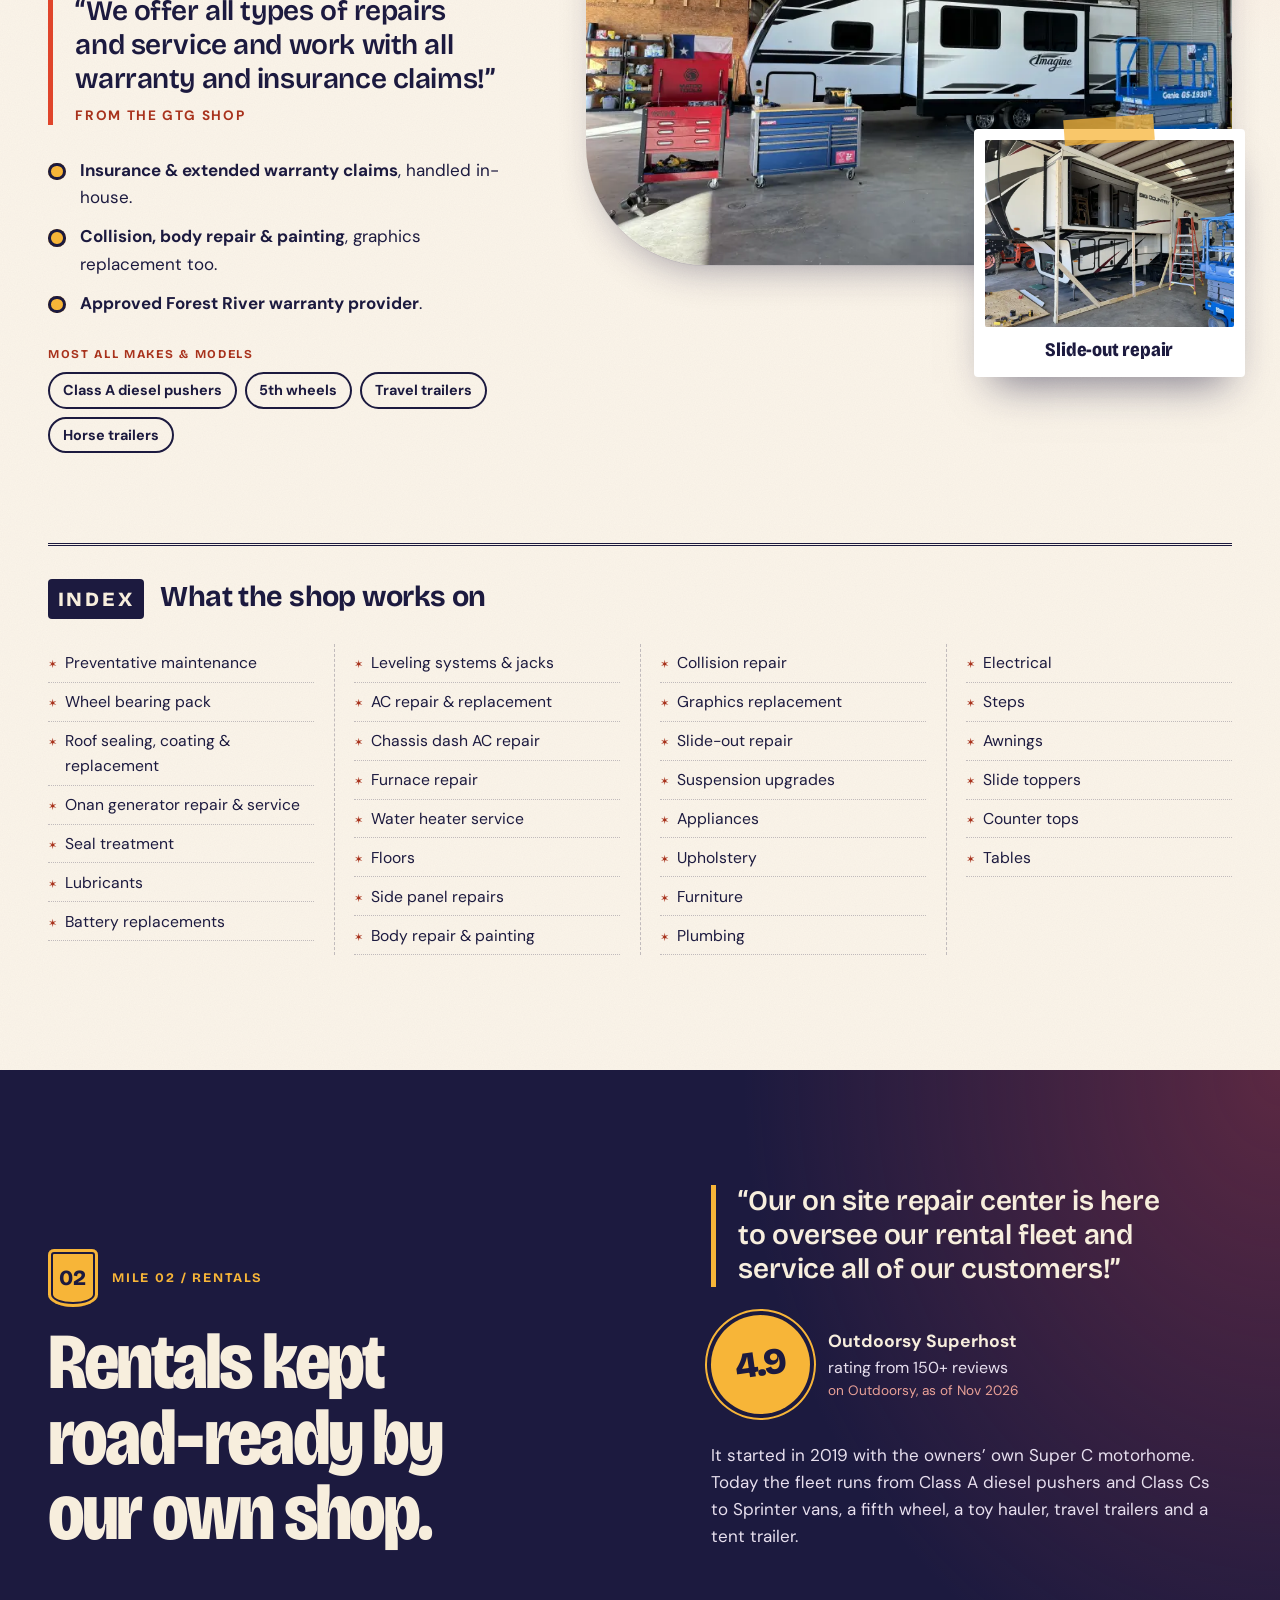
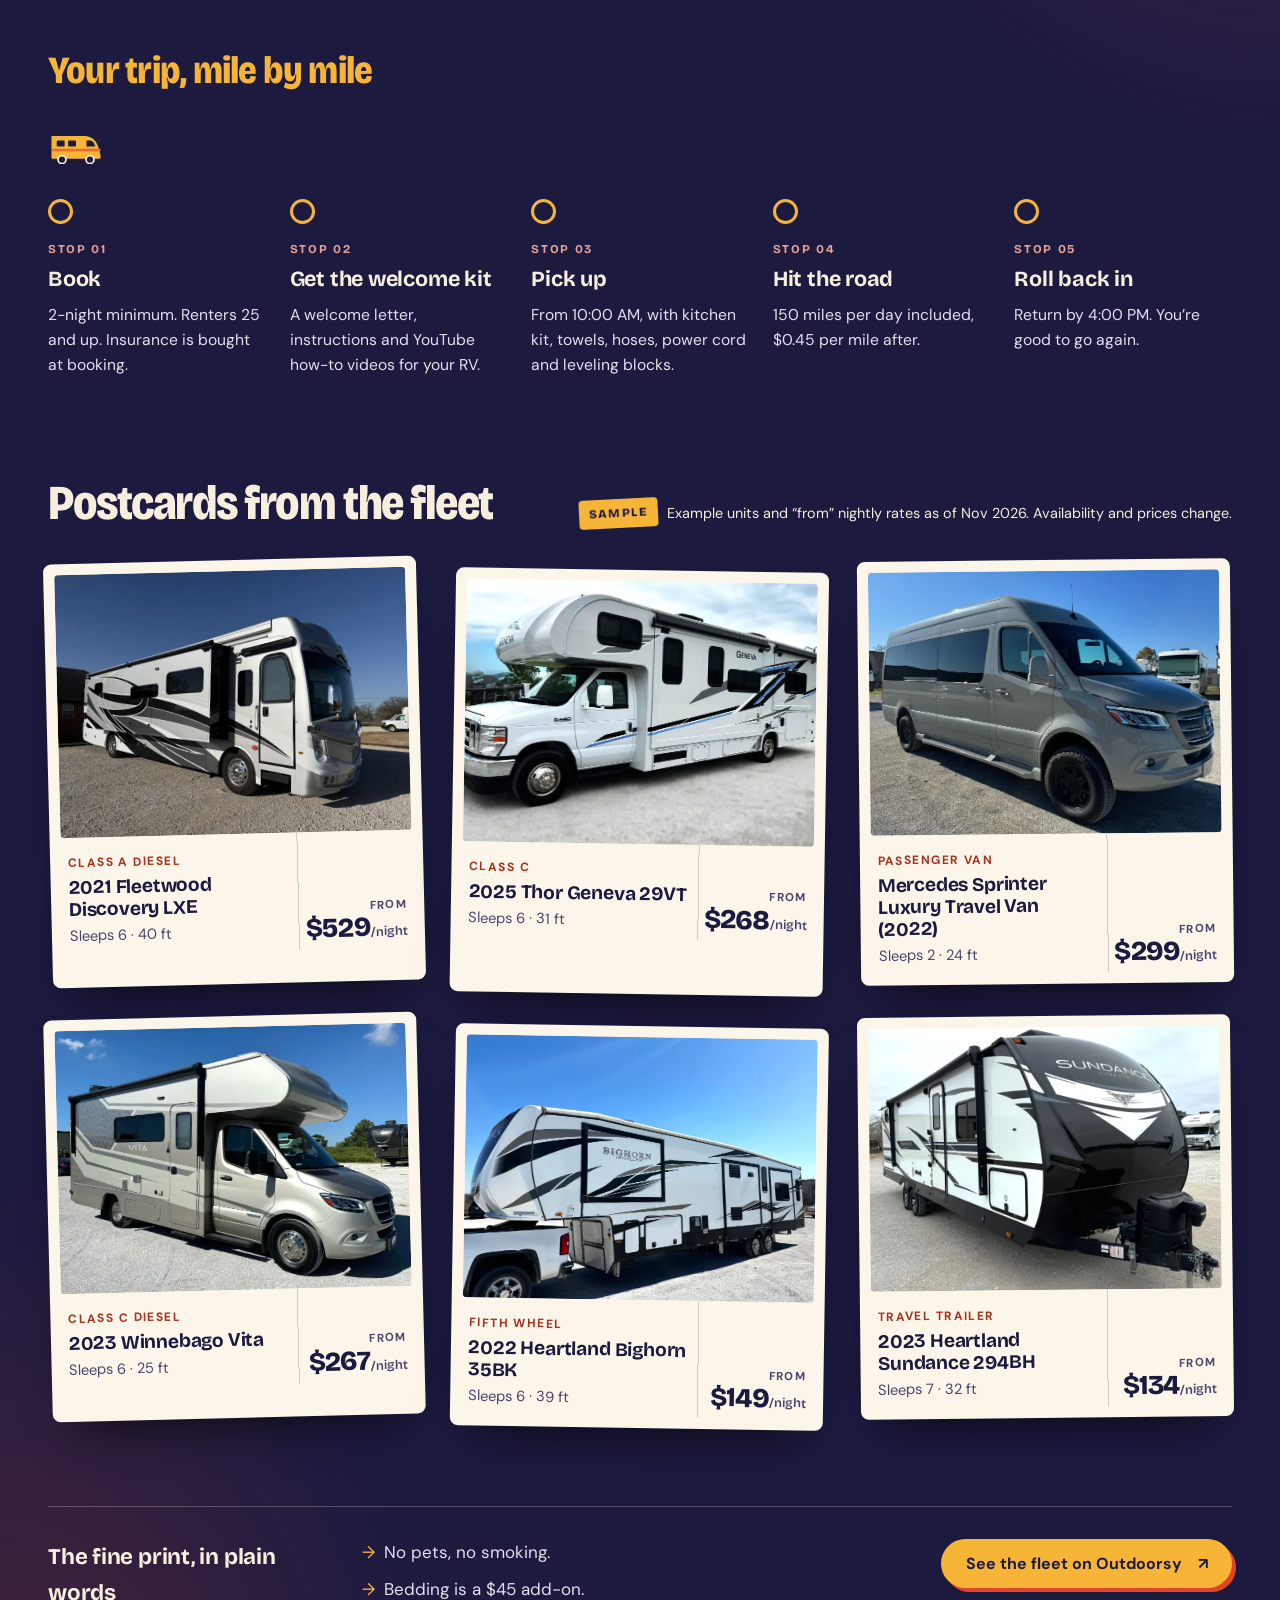
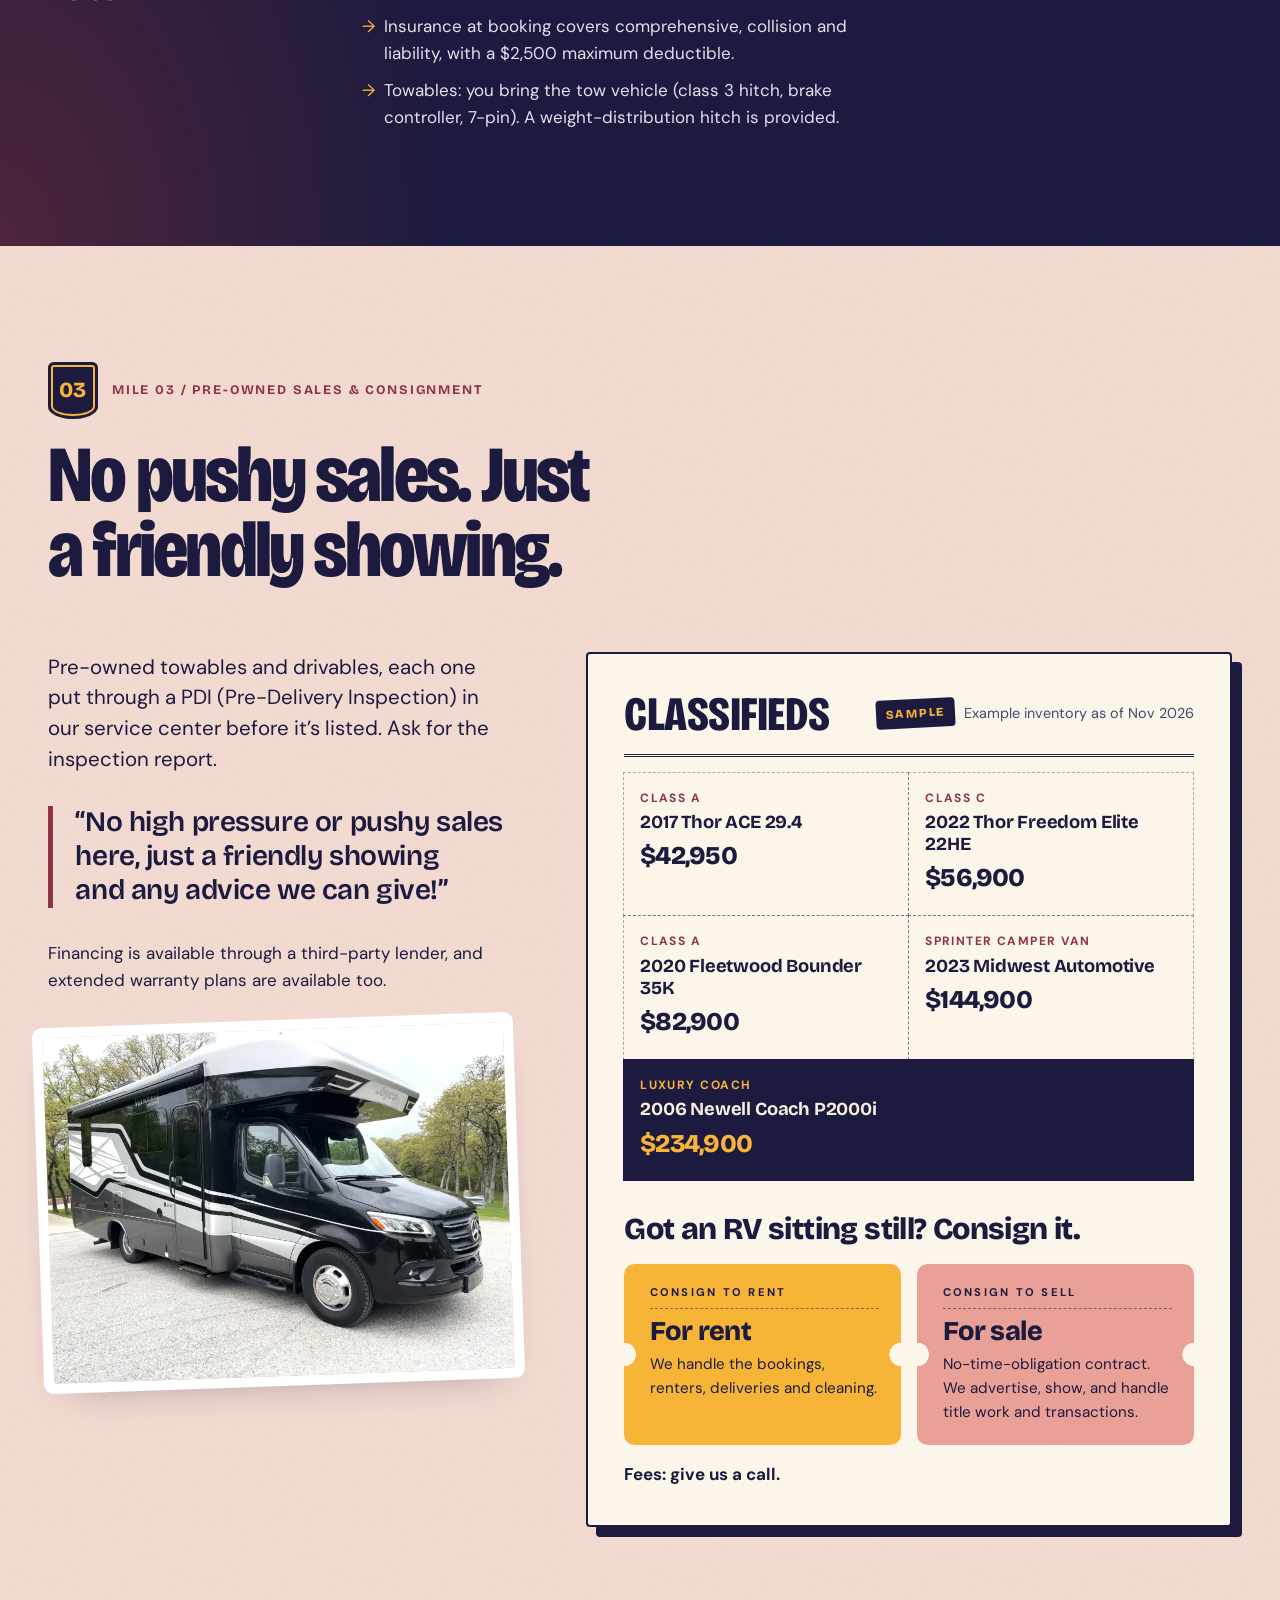
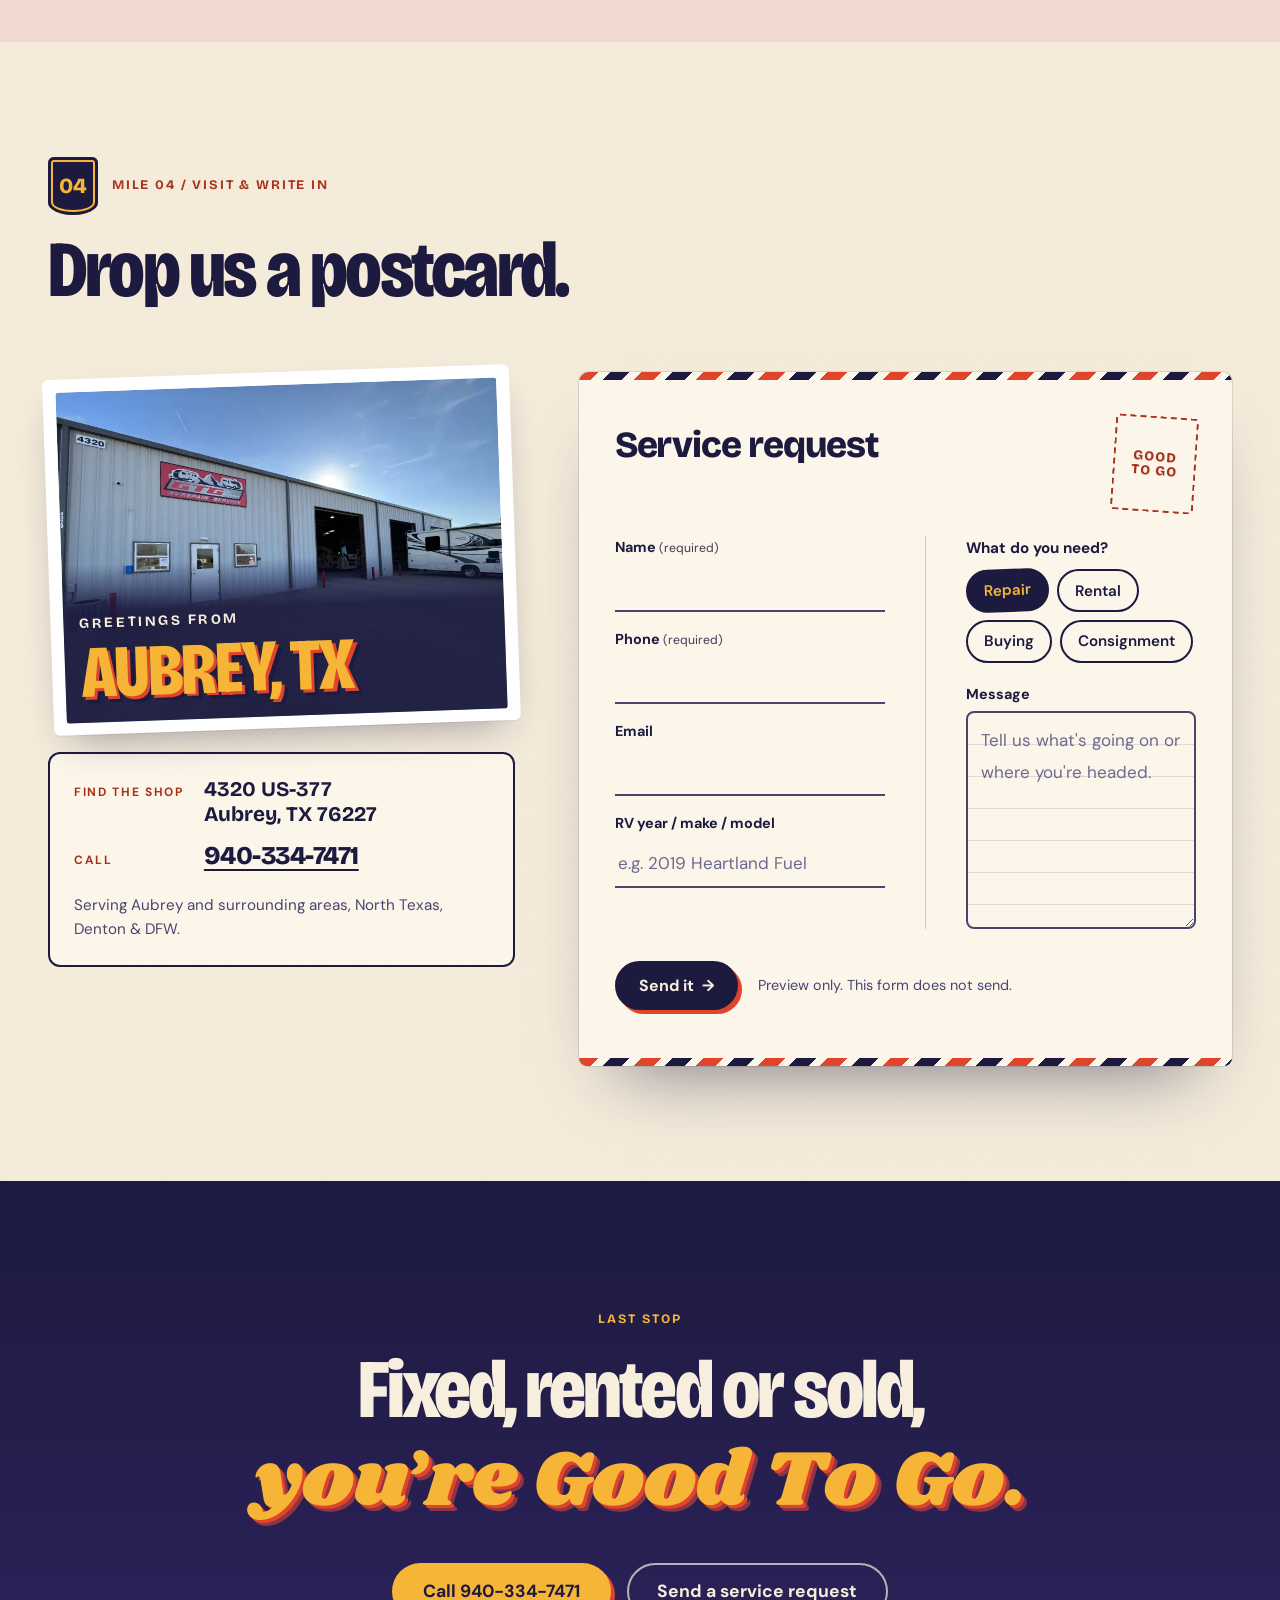
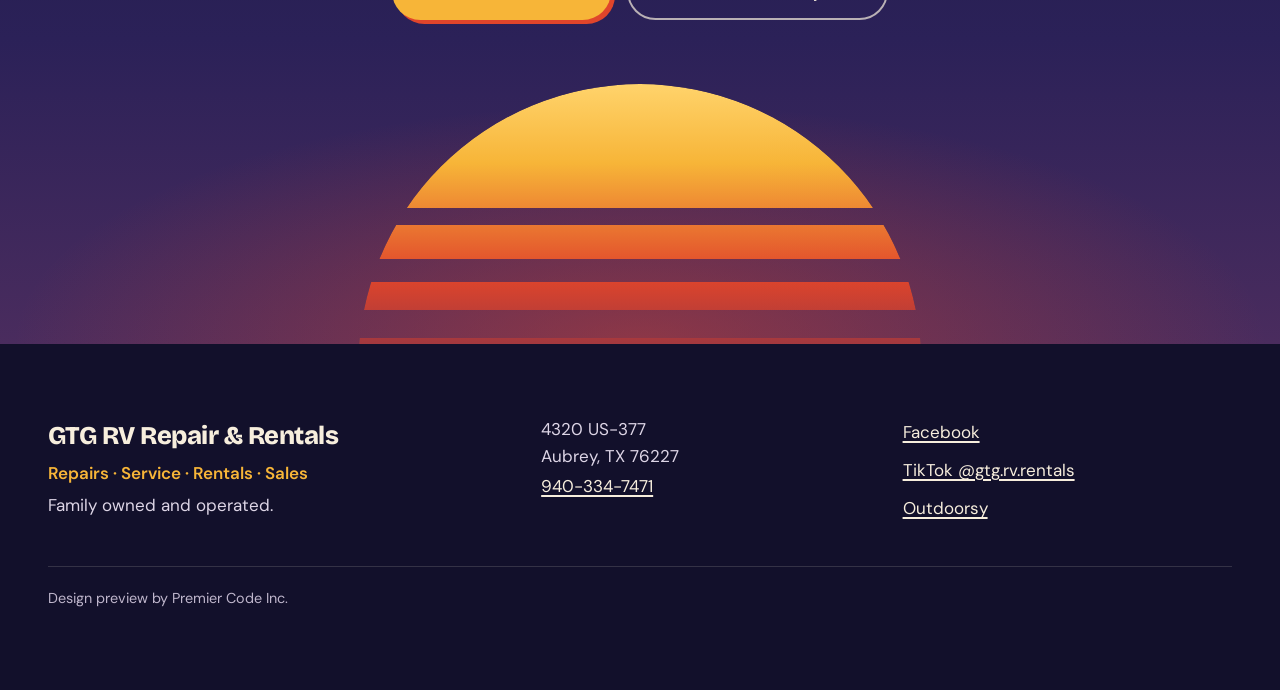
<file: option-c/index.html>
<!doctype html>
<!-- PITCH NOTE (Option C, "The Good To Go road trip"): GTG RV as a retro Texas road-trip magazine, with dusk-sunset colors, postcards, a little RV that drives the rental itinerary as you scroll, and numbered "mile marker" chapters that make repair, rentals and sales read like one trip from the same shop. Look first at the hero cover (striped sunset, postcard stack, spinning "Good To Go" sticker), then the Rentals itinerary road and the "Greetings from Aubrey" postcard form. -->
<html lang="en">
<head>
  <meta charset="utf-8">
  <meta name="viewport" content="width=device-width, initial-scale=1">
  <meta name="robots" content="noindex, nofollow">
  <title>GTG RV Repair &amp; Rentals | RV repair, rentals and sales in Aubrey, Texas</title>
  <meta name="description" content="Family owned RV repair and service, RV rentals, pre-owned sales and consignment at 4320 US-377 in Aubrey, Texas. Call 940-334-7471.">
  <meta name="theme-color" content="#1c1a3f">
  <link rel="preconnect" href="https://fonts.googleapis.com">
  <link rel="preconnect" href="https://fonts.gstatic.com" crossorigin>
  <link href="https://fonts.googleapis.com/css2?family=Bricolage+Grotesque:opsz,wdth,wght@12..96,75..100,400..800&family=DM+Sans:ital,opsz,wght@0,9..40,400..700;1,9..40,400..500&family=Shrikhand&display=swap" rel="stylesheet">
  <link rel="preload" as="image" href="../assets/img/fleet-bounder-2024-1600.webp" imagesrcset="../assets/img/fleet-bounder-2024-800.webp 800w, ../assets/img/fleet-bounder-2024-1600.webp 1600w, ../assets/img/fleet-bounder-2024-2048.webp 2048w" imagesizes="(min-width: 960px) 40vw, 86vw">
  <link rel="stylesheet" href="styles.css">
</head>
<body>
<!-- REMOVE AT LAUNCH with the switcher: display:contents wrapper so the switcher\'s footer padding (body > :last-of-type) lands only on the footer -->
<div class="pv-flow" style="display:contents">
  <a class="skip-link" href="#main">Skip to content</a>

  <div class="preview-bar" role="note">
    <p><strong>Design preview</strong> by Premier Code Inc. Prices, units and forms are samples, not live data.</p>
  </div>

  <header class="masthead">
    <div class="masthead__inner">
      <!-- PLACEHOLDER: confirm "GTG RV Repair & Rentals" -->
      <a class="brand" href="#top" aria-label="GTG RV Repair and Rentals, back to top">
        <span class="brand__text">
          <span class="brand__name">GTG RV</span>
          <span class="brand__sub">Repair &amp; Rentals</span>
        </span>
      </a>
      <nav class="nav" aria-label="Main">
        <ul>
          <li><a href="#repair"><span class="nav__num" aria-hidden="true">01</span>Repair</a></li>
          <li><a href="#rentals"><span class="nav__num" aria-hidden="true">02</span>Rentals</a></li>
          <li><a href="#sales"><span class="nav__num" aria-hidden="true">03</span>Sales</a></li>
          <li><a href="#visit"><span class="nav__num" aria-hidden="true">04</span>Visit</a></li>
        </ul>
      </nav>
      <a class="phone-pill" href="tel:+19403347471">
        <svg aria-hidden="true" viewBox="0 0 24 24" width="18" height="18"><path fill="currentColor" d="M6.6 10.8a15.1 15.1 0 0 0 6.6 6.6l2.2-2.2a1 1 0 0 1 1-.25 11.4 11.4 0 0 0 3.6.57 1 1 0 0 1 1 1V20a1 1 0 0 1-1 1A17 17 0 0 1 3 4a1 1 0 0 1 1-1h3.5a1 1 0 0 1 1 1c0 1.25.2 2.45.57 3.57a1 1 0 0 1-.25 1Z"/></svg>
        <span>940-334-7471</span>
      </a>
    </div>
  </header>

  <main id="main">
    <!-- ============ HERO / COVER ============ -->
    <section class="cover" id="top" aria-labelledby="cover-title">
      <div class="cover__sky" aria-hidden="true">
        <svg class="cover__land" viewBox="0 0 1600 260" preserveAspectRatio="none">
          <path class="land-far" d="M0 150 L120 150 L150 118 L260 118 L285 150 L520 150 L560 128 L640 128 L668 150 L980 150 L1010 104 L1150 104 L1185 150 L1400 150 L1430 126 L1520 126 L1545 150 L1600 150 V260 H0Z"/>
          <path class="land-near" d="M0 196 C200 176 380 210 600 192 S1000 170 1200 190 1480 200 1600 184 V260 H0Z"/>
          <path class="road" d="M760 260 L800 186 L840 260Z"/>
        </svg>
      </div>

      <div class="cover__inner">
        <div class="cover__copy">
          <p class="kicker kicker--light"><span>Aubrey, Texas</span><span aria-hidden="true">/</span><span>Denton &amp; DFW</span></p>
          <h1 class="cover__title" id="cover-title">
            <span class="cover__title-a">Get your RV</span>
            <span class="cover__title-b">Good To Go.</span>
          </h1>
          <p class="cover__dek">Family owned and operated on US-377: an on-site repair center, a rental fleet our own shop keeps up, plus pre-owned sales and consignment.</p>

          <div class="cover__ctas">
            <a class="btn btn--sun" href="#visit">Request service</a>
            <a class="btn btn--ghost-light" href="tel:+19403347471">Call 940-334-7471</a>
          </div>
        </div>

        <div class="cover__art">
          <div class="cover__sun" aria-hidden="true"></div>
          <figure class="postcard postcard--back">
            <!-- PLACEHOLDER: confirm client took this photo -->
            <img src="../assets/img/lifestyle-mountain-lake-800.webp"
                 srcset="../assets/img/lifestyle-mountain-lake-800.webp 800w, ../assets/img/lifestyle-mountain-lake-1600.webp 1600w, ../assets/img/lifestyle-mountain-lake-2400.webp 2400w"
                 sizes="(min-width: 960px) 30vw, 66vw" width="800" height="600"
                 alt="Class A motorhome and Jeep at a lakeside campground below wooded hills">
          </figure>
          <figure class="postcard postcard--front">
            <img src="../assets/img/fleet-bounder-2024-1600.webp"
                 srcset="../assets/img/fleet-bounder-2024-800.webp 800w, ../assets/img/fleet-bounder-2024-1600.webp 1600w, ../assets/img/fleet-bounder-2024-2048.webp 2048w"
                 sizes="(min-width: 960px) 40vw, 86vw" width="800" height="600" fetchpriority="high"
                 alt="2024 Fleetwood Bounder Class A motorhome parked by the water">
            <figcaption><span class="hand">2024 Fleetwood Bounder</span> <span class="tiny"><span class="mini-sample">Sample</span> Class A rental</span></figcaption>
          </figure>

          <div class="sticker" aria-hidden="true">
            <svg viewBox="0 0 200 200" class="sticker__ring">
              <defs><path id="ring" d="M100 100 m-74 0 a74 74 0 1 1 148 0 a74 74 0 1 1 -148 0"/></defs>
              <text><textPath href="#ring" startOffset="0" textLength="458" lengthAdjust="spacing">GTG MEANS GOOD TO GO ✶ GTG MEANS GOOD TO GO ✶</textPath></text>
            </svg>
            <span class="sticker__core">
              <svg viewBox="0 0 64 40" width="58" height="36"><path d="M4 8h38c8 0 14 6 16 14l2 8v4H4Z" fill="#1c1a3f"/><rect x="10" y="13" width="9" height="7" rx="1.5" fill="#f7eedd"/><rect x="23" y="13" width="9" height="7" rx="1.5" fill="#f7eedd"/><path d="M44 13h4c3 0 5 3 6 7h-10Z" fill="#f7eedd"/><circle cx="16" cy="35" r="4.5" fill="#ef6a2e" stroke="#1c1a3f" stroke-width="2"/><circle cx="48" cy="35" r="4.5" fill="#ef6a2e" stroke="#1c1a3f" stroke-width="2"/></svg>
            </span>
          </div>
        </div>

          <ol class="coverlines">
            <li><a href="#repair"><span class="coverlines__n">01</span><span><strong>Repair &amp; service</strong> Shop bays, insurance and warranty claims</span></a></li>
            <li><a href="#rentals"><span class="coverlines__n">02</span><span><strong>Rentals</strong> Class A to tent trailer, serviced in-house</span></a></li>
            <li><a href="#sales"><span class="coverlines__n">03</span><span><strong>Sales &amp; consignment</strong> Inspected units, no pushy sales</span></a></li>
          </ol>
      </div>
      <button class="motion-toggle" type="button" aria-pressed="false" hidden>Pause motion</button>
      <div class="ticker" aria-hidden="true">
        <div class="ticker__track">
          <div class="ticker__group"><span>Repairs</span><i>✶</i><span>Service</span><i>✶</i><span>Rentals</span><i>✶</i><span>Sales</span><i>✶</i><span>Repairs</span><i>✶</i><span>Service</span><i>✶</i><span>Rentals</span><i>✶</i><span>Sales</span><i>✶</i><span>Repairs</span><i>✶</i><span>Service</span><i>✶</i><span>Rentals</span><i>✶</i><span>Sales</span><i>✶</i><span>Repairs</span><i>✶</i><span>Service</span><i>✶</i><span>Rentals</span><i>✶</i><span>Sales</span><i>✶</i><span>Repairs</span><i>✶</i><span>Service</span><i>✶</i><span>Rentals</span><i>✶</i><span>Sales</span><i>✶</i></div>
          <div class="ticker__group" aria-hidden="true"><span>Repairs</span><i>✶</i><span>Service</span><i>✶</i><span>Rentals</span><i>✶</i><span>Sales</span><i>✶</i><span>Repairs</span><i>✶</i><span>Service</span><i>✶</i><span>Rentals</span><i>✶</i><span>Sales</span><i>✶</i><span>Repairs</span><i>✶</i><span>Service</span><i>✶</i><span>Rentals</span><i>✶</i><span>Sales</span><i>✶</i><span>Repairs</span><i>✶</i><span>Service</span><i>✶</i><span>Rentals</span><i>✶</i><span>Sales</span><i>✶</i><span>Repairs</span><i>✶</i><span>Service</span><i>✶</i><span>Rentals</span><i>✶</i><span>Sales</span><i>✶</i></div>
        </div>
      </div>
    </section>

    <!-- ============ 01 REPAIR ============ -->
    <section class="chapter chapter--repair" id="repair" aria-labelledby="repair-title">
      <div class="wrap">
        <header class="chapter__head">
          <p class="marker"><span class="marker__sign" aria-hidden="true">01</span><span>Mile 01 / Repair &amp; service</span></p>
          <h2 class="chapter__title" id="repair-title">Bring us about anything you can&nbsp;break.</h2>
        </header>

        <div class="repair-grid">
          <div class="repair-copy reveal">
            <p class="dropcap">We run an on-site repair center in Aubrey and work on most all makes and models, from Class A diesel pushers to 5th wheels, travel trailers and horse trailers. Preventative maintenance, roof sealing, slide-outs, generators, AC, plumbing, electrical: the full menu is in the index below.</p>
            <blockquote class="pullquote">
              <p>&ldquo;We offer all types of repairs and service and work with all warranty and insurance claims!&rdquo;</p>
              <p class="pullquote__cite">From the GTG shop</p>
            </blockquote>
            <ul class="facts">
              <li><strong>Insurance &amp; extended warranty claims</strong>, handled in-house.</li>
              <li><strong>Collision, body repair &amp; painting</strong>, graphics replacement too.</li>
              <!-- PLACEHOLDER: confirm "Approved Forest River warranty provider" wording before launch -->
              <li><strong>Approved Forest River warranty provider</strong>.</li>
            </ul>
            <p class="rvtypes"><span class="rvtypes__label">Most all makes &amp; models</span> <span>Class A diesel pushers</span> <span>5th wheels</span> <span>Travel trailers</span> <span>Horse trailers</span></p>
          </div>

          <div class="repair-collage">
            <figure class="photo photo--main reveal">
              <img src="../assets/img/shop-bay-trailer-800.webp"
                   srcset="../assets/img/shop-bay-trailer-800.webp 800w, ../assets/img/shop-bay-trailer-1600.webp 1600w, ../assets/img/shop-bay-trailer-2400.webp 2400w"
                   sizes="(min-width: 1500px) 760px, (min-width: 960px) 52vw, 92vw" width="800" height="600" loading="lazy"
                   alt="Travel trailer in the GTG RV service bay beside tool chests and a scissor lift">
              <figcaption>In the bays on US-377</figcaption>
            </figure>
            <figure class="photo photo--polaroid reveal">
              <img src="../assets/img/repair-slideout-800.webp"
                   srcset="../assets/img/repair-slideout-800.webp 800w, ../assets/img/repair-slideout-1600.webp 1600w"
                   sizes="(min-width: 960px) 300px, 55vw" width="800" height="600" loading="lazy"
                   alt="Fifth-wheel slide-out removed and shored up for repair">
              <figcaption class="hand">Slide-out repair</figcaption>
            </figure>
          </div>
        </div>


        <section class="index" aria-labelledby="index-title">
          <h3 class="index__title" id="index-title"><span>Index</span> What the shop works on</h3>
          <ul class="index__list">
            <li>Preventative maintenance</li><li>Wheel bearing pack</li><li>Roof sealing, coating &amp; replacement</li>
            <li>Onan generator repair &amp; service</li><li>Seal treatment</li><li>Lubricants</li><li>Battery replacements</li>
            <li>Leveling systems &amp; jacks</li><li>AC repair &amp; replacement</li><li>Chassis dash AC repair</li><li>Furnace repair</li>
            <li>Water heater service</li><li>Floors</li><li>Side panel repairs</li><li>Body repair &amp; painting</li><li>Collision repair</li>
            <li>Graphics replacement</li><li>Slide-out repair</li><li>Suspension upgrades</li><li>Appliances</li><li>Upholstery</li>
            <li>Furniture</li><li>Plumbing</li><li>Electrical</li><li>Steps</li><li>Awnings</li><li>Slide toppers</li><li>Counter tops</li><li>Tables</li>
          </ul>
        </section>
      </div>
    </section>

    <!-- ============ 02 RENTALS ============ -->
    <section class="chapter chapter--rentals" id="rentals" aria-labelledby="rentals-title">
      <div class="wrap">
        <header class="chapter__head chapter__head--split">
          <div>
            <p class="marker marker--light"><span class="marker__sign" aria-hidden="true">02</span><span>Mile 02 / Rentals</span></p>
            <h2 class="chapter__title" id="rentals-title">Rentals kept road&#8209;ready by our own&nbsp;shop.</h2>
          </div>
          <div class="rentals-intro">
            <blockquote class="pullquote pullquote--light">
              <p>&ldquo;Our on site repair center is here to oversee our rental fleet and service all of our customers!&rdquo;</p>
            </blockquote>
            <div class="rating">
              <p class="rating__big"><span>4.9</span></p>
              <p class="rating__text"><strong>Outdoorsy Superhost</strong> rating from 150+ reviews <span class="asof">on Outdoorsy, as of Nov 2026</span></p>
            </div>
            <!-- PLACEHOLDER: confirm "started renting in 2019 with the owners' own Super C" story -->
            <p class="origin">It started in 2019 with the owners&rsquo; own Super C motorhome. Today the fleet runs from Class A diesel pushers and Class Cs to Sprinter vans, a fifth wheel, a toy hauler, travel trailers and a tent trailer.</p>
          </div>
        </header>

        <section class="route" aria-labelledby="route-title">
          <h3 class="route__title" id="route-title">Your trip, mile by mile</h3>
          <div class="route__road" aria-hidden="true">
            <span class="route__line"></span>
            <span class="route__rv">
              <svg viewBox="0 0 64 40" width="56" height="35"><path d="M4 8h38c8 0 14 6 16 14l2 8v4H4Z" fill="#f7b538"/><rect x="10" y="13" width="9" height="7" rx="1.5" fill="#1c1a3f"/><rect x="23" y="13" width="9" height="7" rx="1.5" fill="#1c1a3f"/><path d="M44 13h4c3 0 5 3 6 7h-10Z" fill="#1c1a3f"/><path d="M4 24h56" stroke="#ef6a2e" stroke-width="3"/><circle cx="16" cy="35" r="4.5" fill="#1c1a3f" stroke="#f7eedd" stroke-width="2"/><circle cx="48" cy="35" r="4.5" fill="#1c1a3f" stroke="#f7eedd" stroke-width="2"/></svg>
            </span>
          </div>
          <ol class="route__stops">
            <li><span class="stop__dot" aria-hidden="true"></span><h4>Book</h4><p>2-night minimum. Renters 25 and up. Insurance is bought at booking.</p></li>
            <li><span class="stop__dot" aria-hidden="true"></span><h4>Get the welcome kit</h4><p>A welcome letter, instructions and YouTube how-to videos for your RV.</p></li>
            <li><span class="stop__dot" aria-hidden="true"></span><h4>Pick up</h4><p>From 10:00&nbsp;AM, with kitchen kit, towels, hoses, power cord and leveling blocks.</p></li>
            <!-- PLACEHOLDER: confirm 150 miles per day included and $0.45 per mile after -->
            <li><span class="stop__dot" aria-hidden="true"></span><h4>Hit the road</h4><p>150 miles per day included, $0.45 per mile after.</p></li>
            <li><span class="stop__dot" aria-hidden="true"></span><h4>Roll back in</h4><p>Return by 4:00&nbsp;PM. You&rsquo;re good to go again.</p></li>
          </ol>
        </section>

        <div class="fleet-head">
          <h3 class="fleet-head__title">Postcards from the fleet</h3>
          <p class="sample-tag"><span>Sample</span> Example units and &ldquo;from&rdquo; nightly rates as of Nov 2026. Availability and prices change.</p>
        </div>

        <ul class="postcards">
          <li class="pc reveal">
            <img src="../assets/img/fleet-discovery-lxe-800.webp" srcset="../assets/img/fleet-discovery-lxe-800.webp 800w, ../assets/img/fleet-discovery-lxe-1600.webp 1600w, ../assets/img/fleet-discovery-lxe-2400.webp 2400w" sizes="(min-width: 1500px) 460px, (min-width: 1100px) 30vw, (min-width: 640px) 45vw, 90vw" width="800" height="600" loading="lazy" alt="2021 Fleetwood Discovery LXE diesel motorhome">
            <div class="pc__body"><p class="pc__type">Class A diesel</p><h4>2021 Fleetwood Discovery LXE</h4><p class="pc__meta">Sleeps 6 · 40 ft</p><p class="pc__price"><span>from</span> $529<small>/night</small></p></div>
          </li>
          <li class="pc reveal">
            <img src="../assets/img/fleet-thor-geneva-800.webp" srcset="../assets/img/fleet-thor-geneva-800.webp 800w, ../assets/img/fleet-thor-geneva-1600.webp 1600w" sizes="(min-width: 1500px) 460px, (min-width: 1100px) 30vw, (min-width: 640px) 45vw, 90vw" width="800" height="551" loading="lazy" alt="2025 Thor Geneva Class C motorhome">
            <div class="pc__body"><p class="pc__type">Class C</p><h4>2025 Thor Geneva 29VT</h4><p class="pc__meta">Sleeps 6 · 31 ft</p><p class="pc__price"><span>from</span> $268<small>/night</small></p></div>
          </li>
          <li class="pc reveal">
            <img src="../assets/img/fleet-sprinter-van-800.webp" srcset="../assets/img/fleet-sprinter-van-800.webp 800w, ../assets/img/fleet-sprinter-van-1600.webp 1600w" sizes="(min-width: 1500px) 460px, (min-width: 1100px) 30vw, (min-width: 640px) 45vw, 90vw" width="800" height="591" loading="lazy" alt="Mercedes Sprinter luxury travel van">
            <div class="pc__body"><p class="pc__type">Passenger van</p><h4>Mercedes Sprinter Luxury Travel Van (2022)</h4><p class="pc__meta">Sleeps 2 · 24 ft</p><p class="pc__price"><span>from</span> $299<small>/night</small></p></div>
          </li>
          <li class="pc reveal">
            <img src="../assets/img/fleet-winnebago-vita-800.webp" srcset="../assets/img/fleet-winnebago-vita-800.webp 800w, ../assets/img/fleet-winnebago-vita-1600.webp 1600w" sizes="(min-width: 1500px) 460px, (min-width: 1100px) 30vw, (min-width: 640px) 45vw, 90vw" width="800" height="643" loading="lazy" alt="2023 Winnebago Vita diesel Class C motorhome">
            <div class="pc__body"><p class="pc__type">Class C diesel</p><h4>2023 Winnebago Vita</h4><p class="pc__meta">Sleeps 6 · 25 ft</p><p class="pc__price"><span>from</span> $267<small>/night</small></p></div>
          </li>
          <li class="pc reveal">
            <img src="../assets/img/fleet-bighorn-800.webp" srcset="../assets/img/fleet-bighorn-800.webp 800w, ../assets/img/fleet-bighorn-1600.webp 1600w" sizes="(min-width: 1500px) 460px, (min-width: 1100px) 30vw, (min-width: 640px) 45vw, 90vw" width="800" height="609" loading="lazy" alt="2022 Heartland Bighorn fifth wheel hitched to a pickup">
            <div class="pc__body"><p class="pc__type">Fifth wheel</p><h4>2022 Heartland Bighorn 35BK</h4><p class="pc__meta">Sleeps 6 · 39 ft</p><p class="pc__price"><span>from</span> $149<small>/night</small></p></div>
          </li>
          <li class="pc reveal">
            <img src="../assets/img/fleet-sundance-800.webp" srcset="../assets/img/fleet-sundance-800.webp 800w, ../assets/img/fleet-sundance-1600.webp 1600w" sizes="(min-width: 1500px) 460px, (min-width: 1100px) 30vw, (min-width: 640px) 45vw, 90vw" width="800" height="640" loading="lazy" alt="2023 Heartland Sundance travel trailer">
            <div class="pc__body"><p class="pc__type">Travel trailer</p><h4>2023 Heartland Sundance 294BH</h4><p class="pc__meta">Sleeps 7 · 32 ft</p><p class="pc__price"><span>from</span> $134<small>/night</small></p></div>
          </li>
        </ul>

        <div class="fineprint">
          <h3 class="fineprint__title">The fine print, in plain words</h3>
          <ul>
            <li>No pets, no smoking.</li>
            <li>Bedding is a $45 add-on.</li>
            <li>Insurance at booking covers comprehensive, collision and liability, with a $2,500 maximum deductible.</li>
            <li>Towables: you bring the tow vehicle (class 3 hitch, brake controller, 7-pin). A weight-distribution hitch is provided.</li>
          </ul>
          <a class="btn btn--sun" href="https://www.outdoorsy.com/pro/957897" rel="noopener" target="_blank">See the fleet on Outdoorsy<span class="visually-hidden"> (opens in a new tab)</span> <span aria-hidden="true">↗</span></a>
        </div>
      </div>
    </section>

    <!-- ============ 03 SALES ============ -->
    <section class="chapter chapter--sales" id="sales" aria-labelledby="sales-title">
      <div class="wrap">
        <header class="chapter__head">
          <p class="marker"><span class="marker__sign" aria-hidden="true">03</span><span>Mile 03 / Pre-owned sales &amp; consignment</span></p>
          <h2 class="chapter__title" id="sales-title">No pushy sales. Just a friendly&nbsp;showing.</h2>
        </header>

        <div class="sales-grid">
          <div class="sales-copy reveal">
            <p class="lede">Pre-owned towables and drivables, each one put through a PDI (Pre-Delivery Inspection) in our service center before it&rsquo;s listed. Ask for the inspection report.</p>
            <blockquote class="pullquote">
              <p>&ldquo;No high pressure or pushy sales here, just a friendly showing and any advice we can give!&rdquo;</p>
            </blockquote>
            <p>Financing is available through a third-party lender, and extended warranty plans are available too.</p>
            <figure class="photo photo--tilt">
              <img src="../assets/img/consign-classc-800.webp" srcset="../assets/img/consign-classc-800.webp 800w, ../assets/img/consign-classc-1600.webp 1600w" sizes="(min-width: 960px) 40vw, 90vw" width="800" height="600" loading="lazy" alt="Black Class C motorhome on a Mercedes Sprinter chassis">
            </figure>
          </div>

          <div class="classifieds reveal">
            <div class="classifieds__head">
              <h3>Classifieds</h3>
              <p class="sample-tag sample-tag--ink"><span>Sample</span> Example inventory as of Nov 2026</p>
            </div>
            <ul class="classifieds__list">
              <li><p class="ad__type">Class A</p><h4>2017 Thor ACE 29.4</h4><p class="ad__price">$42,950</p></li>
              <li><p class="ad__type">Class C</p><h4>2022 Thor Freedom Elite 22HE</h4><p class="ad__price">$56,900</p></li>
              <li><p class="ad__type">Class A</p><h4>2020 Fleetwood Bounder 35K</h4><p class="ad__price">$82,900</p></li>
              <li><p class="ad__type">Sprinter camper van</p><h4>2023 Midwest Automotive</h4><p class="ad__price">$144,900</p></li>
              <li class="ad--wide"><p class="ad__type">Luxury coach</p><h4>2006 Newell Coach P2000i</h4><p class="ad__price">$234,900</p></li>
            </ul>

            <div class="consign">
              <h3 class="consign__title">Got an RV sitting still? Consign it.</h3>
              <div class="tickets">
                <div class="ticket">
                  <p class="ticket__label">Consign to rent</p>
                  <h4>For rent</h4>
                  <p>We handle the bookings, renters, deliveries and cleaning.</p>
                </div>
                <div class="ticket ticket--rose">
                  <p class="ticket__label">Consign to sell</p>
                  <h4>For sale</h4>
                  <p>No-time-obligation contract. We advertise, show, and handle title work and transactions.</p>
                </div>
              </div>
              <p class="consign__fees">Fees: give us a call.</p>
            </div>
          </div>
        </div>
      </div>
    </section>

    <!-- ============ 04 VISIT + FORM ============ -->
    <section class="chapter chapter--visit" id="visit" aria-labelledby="visit-title">
      <div class="wrap">
        <header class="chapter__head">
          <p class="marker"><span class="marker__sign" aria-hidden="true">04</span><span>Mile 04 / Visit &amp; write in</span></p>
          <h2 class="chapter__title" id="visit-title">Drop us a postcard.</h2>
        </header>

        <div class="visit-grid">
          <div class="greetings reveal">
            <figure class="greetings__card">
              <img src="../assets/img/shop-front-800.webp" srcset="../assets/img/shop-front-800.webp 800w, ../assets/img/shop-front-1600.webp 1600w, ../assets/img/shop-front-2400.webp 2400w" sizes="(min-width: 1500px) 620px, (min-width: 960px) 40vw, 92vw" width="800" height="600" loading="lazy" alt="GTG RV Repair and Service shop building at 4320 US-377 in Aubrey, Texas">
              <figcaption class="greetings__overlay">
                <span class="greetings__from">Greetings from</span>
                <span class="greetings__place">Aubrey, TX</span>
              </figcaption>
            </figure>
            <address class="visit-card">
              <p class="visit-card__label">Find the shop</p>
              <p class="visit-card__addr">4320 US-377<br>Aubrey, TX 76227</p>
              <p class="visit-card__label">Call</p>
              <p><a class="visit-card__phone" href="tel:+19403347471">940-334-7471</a></p>
              <p class="visit-card__area">Serving Aubrey and surrounding areas, North Texas, Denton &amp; DFW.</p>
            </address>
          </div>

          <form class="postform" action="#" method="post" novalidate aria-labelledby="form-title">
            <div class="postform__top">
              <h3 id="form-title">Service request</h3>
              <span class="postform__stampbox" aria-hidden="true"><span>GOOD<br>TO GO</span></span>
            </div>
            <div class="postform__body">
              <div class="postform__right">
                <div class="field"><label for="f-name">Name <span class="req">(required)</span></label><input id="f-name" name="name" type="text" autocomplete="name" required></div>
                <div class="field"><label for="f-phone">Phone <span class="req">(required)</span></label><input id="f-phone" name="phone" type="tel" autocomplete="tel" required></div>
                <div class="field"><label for="f-email">Email</label><input id="f-email" name="email" type="email" autocomplete="email"></div>
                <div class="field"><label for="f-rv">RV year / make / model</label><input id="f-rv" name="rv" type="text" placeholder="e.g. 2019 Heartland Fuel"></div>
                <div class="hp" aria-hidden="true">
                  <label for="f-company">Company website</label>
                  <input id="f-company" name="company_website" type="text" tabindex="-1" autocomplete="off">
                </div>
                <!-- PLACEHOLDER: reCAPTCHA v3 script and token field go here at launch -->
              </div>
              <div class="postform__left">
                <fieldset class="needs">
                  <legend>What do you need?</legend>
                  <div class="chips">
                    <label class="chip"><input type="radio" name="need" value="repair" checked><span>Repair</span></label>
                    <label class="chip"><input type="radio" name="need" value="rental"><span>Rental</span></label>
                    <label class="chip"><input type="radio" name="need" value="buying"><span>Buying</span></label>
                    <label class="chip"><input type="radio" name="need" value="consignment"><span>Consignment</span></label>
                  </div>
                </fieldset>
                <div class="field field--grow">
                  <label for="f-msg">Message</label>
                  <textarea id="f-msg" name="message" rows="6" placeholder="Tell us what's going on or where you're headed."></textarea>
                </div>
              </div>
            </div>
            <div class="postform__foot">
              <button class="btn btn--night" type="submit">Send it <span aria-hidden="true">→</span></button>
              <p class="postform__note">Preview only. This form does not send.</p>
              <p class="postform__status" role="status" aria-live="polite"></p>
            </div>
          </form>
        </div>
      </div>
    </section>

    <!-- ============ CLOSING CTA ============ -->
    <section class="finale" aria-labelledby="finale-title">
      <div class="finale__sun" aria-hidden="true"></div>
      <div class="finale__inner">
        <p class="kicker kicker--light"><span>Last stop</span></p>
        <h2 class="finale__title" id="finale-title">Fixed, rented or sold, <span>you&rsquo;re Good To Go.</span></h2>
        <div class="finale__ctas">
          <a class="btn btn--sun btn--lg" href="tel:+19403347471">Call 940-334-7471</a>
          <a class="btn btn--ghost-light btn--lg" href="#visit">Send a service request</a>
        </div>
      </div>
    </section>
  </main>

</div><!-- /pv-flow -->
  <footer class="footer">
    <div class="footer__inner">
      <div class="footer__brand">
        <p class="footer__name">GTG RV Repair &amp; Rentals</p>
        <p class="footer__tag">Repairs · Service · Rentals · Sales</p>
        <p>Family owned and operated.</p>
      </div>
      <address class="footer__contact">
        <p>4320 US-377<br>Aubrey, TX 76227</p>
        <p><a href="tel:+19403347471">940-334-7471</a></p>
      </address>
      <ul class="footer__social" aria-label="GTG RV elsewhere">
        <li><a href="https://www.facebook.com/100064897655692" rel="noopener" target="_blank">Facebook<span class="visually-hidden"> (opens in a new tab)</span></a></li>
        <li><a href="https://www.tiktok.com/@gtg.rv.rentals" rel="noopener" target="_blank">TikTok @gtg.rv.rentals<span class="visually-hidden"> (opens in a new tab)</span></a></li>
        <li><a href="https://www.outdoorsy.com/pro/957897" rel="noopener" target="_blank">Outdoorsy<span class="visually-hidden"> (opens in a new tab)</span></a></li>
      </ul>
    </div>
    <p class="footer__credit">Design preview by Premier Code Inc.</p>
  </footer>

  <script src="main.js" defer></script>
<!-- REMOVE AT LAUNCH: option switcher -->
<!-- Copy this block unchanged to the end of <body> on every option page, just before </body>.
     Per page, move aria-current="page" and the "on" class to that page's own link. Change nothing else.
     Links are relative to option-a/, option-b/ and option-c/ folders (one level below the site root). -->
<style class="pv-style">
  html { scroll-padding-bottom: 6rem; }
  footer, .site-footer, body > :last-of-type:not(script):not(nav) { padding-bottom: max(env(safe-area-inset-bottom), 5rem); }
  .pv-switch {
    position: fixed; left: 8px; bottom: 8px; z-index: 9999;
    display: flex; gap: 2px; padding: 3px;
    background: #fff; border: 1px solid #c8ccd2; border-radius: 10px;
    box-shadow: 0 4px 18px rgba(0,0,0,.28);
    font: 600 14px/1.2 system-ui, -apple-system, "Segoe UI", sans-serif;
  }
  .pv-switch a {
    display: flex; align-items: center; justify-content: center;
    min-height: 44px; padding: 0 14px; border-radius: 7px;
    color: #111; background: transparent; text-decoration: none; white-space: nowrap;
  }
  .pv-switch a:hover { background: #eceef1; }
  .pv-switch a.on { color: #fff; background: #111; }
  .pv-switch a:focus-visible { outline: 3px solid #1a73e8; outline-offset: 1px; }
  @media (max-width: 420px) { .pv-switch a { padding: 0 11px; font-size: 13px; } }
  @media print { .pv-switch { display: none; } }
</style>
<nav class="pv-switch" aria-label="Design options">
  <a href="../option-a/">Option A</a>
  <a href="../option-b/">Option B</a>
  <a href="../option-c/" class="on" aria-current="page">Option C</a>
</nav>
<!-- /REMOVE AT LAUNCH -->
</body></html>
</file>
<file: option-a/styles.css>
/* Option A: Shop-floor confidence */
@layer reset, base, layout, components, utilities;

@layer reset {
  *, *::before, *::after { box-sizing: border-box; }
  * { margin: 0; }
  html { -webkit-text-size-adjust: 100%; text-size-adjust: 100%; }
  img, svg { display: block; max-width: 100%; }
  img { height: auto; }
  input, button, textarea, select { font: inherit; color: inherit; }
  ul[class], ol[class] { list-style: none; padding: 0; }
  fieldset { border: 0; padding: 0; min-width: 0; }
}

@layer base {
  :root {
    --red: #e41b23;
    --red-btn: #d2161e;
    --red-hover: #b01219;
    --red-text: #c3141b;
    --red-dark: #ff5a5f;

    --ink: #121110;
    --char: #1d1b19;
    --char-2: #2a2724;
    --page: #f7f4ef;
    --alt: #efe9e0;
    --line: #e2dbcf;
    --muted-dark: #cbc2b4;
    --muted: #625a50;
    --paper: #fbf8f2;

    --sage-dark: #a9bf9c;
    --sage: #47603f;

    --f-display: "Big Shoulders Display", "Arial Narrow", Impact, sans-serif;
    --f-body: "Instrument Sans", system-ui, -apple-system, "Segoe UI", sans-serif;
    --f-mono: "IBM Plex Mono", ui-monospace, Menlo, monospace;

    --r1: 3px; --r2: 6px; --r3: 10px; --r4: 16px;
    --container: 85rem;
    --gutter: clamp(1.25rem, 4vw, 3rem);
    --ease: cubic-bezier(0.16, 1, 0.3, 1);
    --shadow: 0 1px 0 rgba(0,0,0,.04), 0 14px 34px -14px rgba(30, 20, 10, .28);

    color-scheme: light;
  }

  html { scroll-behavior: smooth; scroll-padding-top: 5.5rem; }
  @media (max-width: 899px) { html { scroll-padding-top: 7.5rem; } }
  @media (max-width: 359px) { html { scroll-padding-top: 10rem; } }
  @media (min-width: 2400px) { html { font-size: 125%; } }

  body {
    font-family: var(--f-body);
    font-size: 1.0625rem;
    line-height: 1.6;
    color: var(--ink);
    background: var(--page);
    -webkit-font-smoothing: antialiased;
    overflow-x: clip;
  }

  a { color: inherit; }
  :focus-visible { outline: 3px solid var(--red-btn); outline-offset: 3px; border-radius: 2px; }
  .on-dark :focus-visible, .site-header :focus-visible, .hero :focus-visible, .rentals__band :focus-visible,
  .consign :focus-visible, .closer :focus-visible, .site-footer :focus-visible { outline-color: #fff; }

  h1, h2, h3, h4 { line-height: 1.1; text-wrap: balance; }
  p { text-wrap: pretty; }
  ::selection { background: var(--red); color: #fff; }
}

@layer layout {
  .container { width: min(100% - 2 * var(--gutter), var(--container)); margin-inline: auto; }
  .section { padding-block: clamp(4.5rem, 9vw, 8rem); }
  .section--page { background: var(--page); }
  .section--alt { background: var(--alt); }
}

@layer components {
  /* ---------- Skip + preview bar ---------- */
  .skip-link {
    position: absolute; left: 1rem; top: -4rem; z-index: 100;
    background: #fff; color: var(--ink); padding: .75rem 1rem; border-radius: var(--r2);
    font-weight: 600; transition: top .2s;
  }
  .skip-link:focus { top: 1rem; }

  .preview-bar { background: var(--char-2); color: #e9e3da; border-bottom: 1px solid rgba(255,255,255,.06); font-size: .8125rem; text-align: center; padding: .45rem var(--gutter); }
  .preview-bar__tag { color: var(--red-dark); font-family: var(--f-mono); font-weight: 600; text-transform: uppercase; letter-spacing: .1em; margin-right: .35em; }

  /* ---------- Header ---------- */
  .site-header {
    position: sticky; top: 0; z-index: 50;
    background: rgba(18, 17, 16, .92);
    -webkit-backdrop-filter: blur(14px) saturate(140%);
    backdrop-filter: blur(14px) saturate(140%);
    border-bottom: 1px solid rgba(255,255,255,.08);
    color: #fff;
  }
  .site-header__inner {
    display: grid; grid-template-columns: 1fr auto; align-items: center;
    gap: .25rem 1rem; padding-block: .7rem;
  }
  .brand { display: inline-flex; align-items: center; gap: .65rem; text-decoration: none; color: #fff; min-height: 44px; }
  .brand__gtg {
    font-family: var(--f-display); font-weight: 900; font-size: 1.85rem; line-height: 1;
    text-transform: uppercase; letter-spacing: .01em;
    background: var(--red); padding: .2rem .5rem .15rem; border-radius: var(--r1);
    transform: skewX(-8deg);
  }
  .brand__rest {
    display: flex; flex-direction: column;
    font-family: var(--f-display); font-weight: 800; font-size: 1.15rem; line-height: 1; text-transform: uppercase; letter-spacing: .02em;
  }
  .brand__town { font-family: var(--f-mono); font-weight: 500; font-size: .6875rem; letter-spacing: .12em; color: var(--muted-dark); margin-top: .3rem; }

  .site-nav { grid-column: 1 / -1; order: 3; margin-inline: -.5rem; }
  .site-nav ul { list-style: none; padding: 0; display: flex; flex-wrap: wrap; gap: .15rem; }
  .site-nav a {
    display: inline-flex; align-items: center; min-height: 40px; padding: .25rem .6rem;
    font-size: .9375rem; font-weight: 500; text-decoration: none; color: #e9e3da; white-space: nowrap;
    background-image: linear-gradient(var(--red), var(--red)); background-repeat: no-repeat;
    background-size: 0 2px; background-position: .6rem calc(100% - 4px);
    transition: background-size .3s var(--ease), color .2s;
  }
  .site-nav a:hover { color: #fff; background-size: calc(100% - 1.2rem) 2px; }

  .header-phone {
    display: inline-flex; align-items: center; gap: .6rem; text-decoration: none; color: #fff;
    font-weight: 700; font-size: 1rem; min-height: 44px; padding: .35rem .8rem;
    border: 1px solid rgba(255,255,255,.22); border-radius: var(--r2);
    transition: border-color .2s, background-color .2s;
  }
  .header-phone:hover { border-color: var(--red); background: rgba(228,27,35,.14); }
  .header-phone > span { display: flex; flex-direction: column; line-height: 1.15; }
  .header-phone__label { display: none; font-family: var(--f-mono); font-size: .6875rem; font-weight: 500; letter-spacing: .2em; text-transform: uppercase; color: var(--muted-dark); }
  @media (max-width: 419px) {
    .site-header .brand__rest { display: none; }
    .header-phone svg { width: 16px; }
  }
  @media (min-width: 900px) {
    .site-header__inner { grid-template-columns: auto 1fr auto; gap: 2rem; padding-block: .85rem; }
    .site-nav { grid-column: auto; order: 0; justify-self: center; margin: 0; }
    .site-nav ul { gap: .5rem; }
    .header-phone__label { display: block; }
  }

  /* ---------- Shared type ---------- */
  .eyebrow {
    font-family: var(--f-mono); font-weight: 600; font-size: .75rem; letter-spacing: .2em;
    text-transform: uppercase; color: var(--red-text); margin-bottom: 1rem;
  }
  .eyebrow--onDark { color: var(--red-dark); }
  .eyebrow--dark { color: var(--red-dark); margin-bottom: .5rem; }
  .eyebrow--rule { display: flex; align-items: center; gap: .9rem; color: #e9e3da; }
  .eyebrow--rule::before { content: ""; width: 2.25rem; height: 2px; background: var(--red); flex: none; }

  .section-title {
    font-family: var(--f-display); font-weight: 800; text-transform: uppercase;
    font-size: clamp(2.5rem, 1.4rem + 3.6vw, 4.75rem); line-height: .92; letter-spacing: -.005em;
  }
  .section-title--light { color: #fff; }
  .red { color: var(--red-text); }
  .red-on-dark { color: var(--red-dark); }

  .section-head { display: grid; gap: 1.25rem; margin-bottom: clamp(2.5rem, 5vw, 4rem); }
  .section-head__lede { color: var(--muted); font-size: 1.125rem; max-width: 36rem; }
  @media (min-width: 900px) {
    .section-head { grid-template-columns: 1.15fr 1fr; align-items: end; gap: 4rem; }
  }

  .sample-chip {
    display: inline-block; vertical-align: middle;
    font-family: var(--f-mono); font-weight: 600; font-size: .6875rem; letter-spacing: .12em; text-transform: uppercase;
    color: #fff; background: var(--ink); padding: .2rem .5rem; border-radius: var(--r1);
  }

  /* ---------- Buttons ---------- */
  .btn {
    display: inline-flex; align-items: center; justify-content: center; gap: .55rem;
    min-height: 3.25rem; padding: .8rem 1.5rem; border-radius: var(--r2);
    font-weight: 600; font-size: 1.0625rem; text-decoration: none; cursor: pointer; border: 1.5px solid transparent;
    transition: background-color .2s, border-color .2s, transform .25s var(--ease), box-shadow .25s var(--ease);
  }
  .btn--primary { background: var(--red-btn); color: #fff; box-shadow: 0 10px 24px -12px rgba(210, 22, 30, .8); }
  .btn--primary:hover { background: var(--red-hover); transform: translateY(-2px); }
  .btn--primary svg { transition: transform .25s var(--ease); }
  .btn--primary:hover svg { transform: translateX(3px); }
  .btn--ghost { color: #fff; border-color: rgba(255,255,255,.45); background: rgba(18,17,16,.35); }
  .btn--ghost:hover { border-color: #fff; background: rgba(255,255,255,.1); transform: translateY(-2px); }

  .text-link { display: inline-flex; gap: .4rem; font-weight: 600; color: #fff; text-decoration: underline; text-decoration-color: var(--red); text-underline-offset: .3em; text-decoration-thickness: 2px; min-height: 24px; }
  .text-link:hover span { transform: translateX(3px); }
  .text-link span { transition: transform .25s var(--ease); }

  /* ---------- Hero ---------- */
  .hero {
    position: relative; isolation: isolate; overflow: hidden;
    background: var(--ink); color: #fff;
    min-height: min(100svh - 6rem, 1000px);
    display: grid; align-items: center;
  }
  .hero__media { position: absolute; inset: 0; z-index: -1; }
  .hero__media img { width: 100%; height: 100%; object-fit: cover; object-position: 62% 40%; }
  .hero__media::after {
    content: ""; position: absolute; inset: 0;
    background:
      linear-gradient(180deg, rgba(18,17,16,.55) 0%, rgba(18,17,16,.82) 55%, rgba(18,17,16,.96) 100%);
  }
  .hero__inner {
    display: grid; gap: 2.5rem; align-items: center;
    padding-block: clamp(3rem, 8vw, 5rem) clamp(5.5rem, 9vw, 7rem);
  }
  .hero__title {
    font-family: var(--f-display); font-weight: 900; text-transform: uppercase;
    font-size: clamp(3.4rem, min(1.2rem + 8.6vw, 11.5svh), 8.6rem);
    line-height: .86; letter-spacing: -.01em; margin-block: .25rem 1.5rem;
  }
  .hero__title span { display: block; }
  .hero__title span:nth-child(2) { color: #e9e3da; }
  .hero__red { color: var(--red); text-shadow: 0 2px 30px rgba(0,0,0,.35); }
  .hero__lede { max-width: 34rem; color: #e9e3da; font-size: clamp(1.0625rem, .95rem + .4vw, 1.25rem); line-height: 1.6; }
  .hero__actions { display: flex; flex-wrap: wrap; gap: .75rem; margin-top: 2rem; }
  .hero__caption {
    position: absolute; right: var(--gutter); bottom: 1rem;
    font-family: var(--f-mono); font-size: .6875rem; letter-spacing: .12em; text-transform: uppercase; color: var(--muted-dark);
  }
  @media (max-width: 899px) { .hero__caption { display: none; } }

  @media (min-width: 900px) {
    .hero__media { left: 28%; }
    .hero__media::after {
      background:
        linear-gradient(90deg, var(--ink) 0%, rgba(18,17,16,.82) 18%, rgba(18,17,16,.15) 55%, rgba(18,17,16,0) 75%),
        linear-gradient(0deg, rgba(18,17,16,.75) 0%, rgba(18,17,16,0) 35%);
    }
    .hero__inner { grid-template-columns: minmax(0, 1.25fr) minmax(0, .75fr); gap: 3rem; }
    .hero__copy { position: relative; }
  }

  /* ---------- Inspection tag ---------- */
  .tag {
    position: relative; background: var(--paper); color: var(--ink);
    border-radius: var(--r2) var(--r2) var(--r3) var(--r3);
    padding: 2.4rem 1.6rem 1.5rem; box-shadow: 0 30px 60px -20px rgba(0,0,0,.6), 0 2px 0 rgba(0,0,0,.05);
    background-image:
      linear-gradient(rgba(18,17,16,.035) 1px, transparent 1px);
    background-size: 100% 1.9rem; background-position: 0 4.2rem;
    width: min(100%, 20rem);
  }
  .tag::before { /* string */
    content: ""; position: absolute; left: 50%; top: -3.5rem; width: 1.5px; height: 4.3rem;
    background: linear-gradient(#9b9184, #cbc2b4); transform: rotate(-4deg); transform-origin: bottom;
  }
  .tag__hole {
    position: absolute; left: 50%; top: .85rem; width: .9rem; height: .9rem; translate: -50% 0;
    border-radius: 50%; background: var(--ink); box-shadow: 0 0 0 4px #e9e1d3;
  }
  .tag__dept { font-family: var(--f-mono); font-size: .6875rem; font-weight: 600; letter-spacing: .2em; text-transform: uppercase; color: var(--muted); text-align: center; }
  .tag__title { font-family: var(--f-display); font-weight: 800; font-size: 1.85rem; line-height: 1; text-transform: uppercase; text-align: center; margin: .3rem 0 1rem; padding-bottom: .9rem; border-bottom: 1.5px dashed #c8bfb1; }
  .tag__list { display: grid; gap: .55rem; font-size: .975rem; font-weight: 500; }
  .tag__list li { display: flex; align-items: center; gap: .7rem; }
  .box {
    flex: none; width: 1.1rem; height: 1.1rem; border: 1.5px solid var(--ink); border-radius: 2px; position: relative;
  }
  .box::after {
    content: ""; position: absolute; left: .28rem; top: .02rem; width: .35rem; height: .7rem;
    border: solid var(--sage); border-width: 0 2.5px 2.5px 0; transform: rotate(42deg);
  }
  .tag__foot { font-family: var(--f-mono); font-size: .6875rem; letter-spacing: .08em; text-transform: uppercase; color: var(--muted); margin-top: 1.1rem; padding-top: .8rem; border-top: 1px solid var(--line); }
  .tag__stamp {
    position: absolute; right: -.6rem; bottom: -1.1rem;
    font-family: var(--f-display); font-weight: 900; font-size: 1.7rem; line-height: 1; text-transform: uppercase; letter-spacing: .03em;
    color: var(--red-text); border: 3px solid currentColor; border-radius: var(--r2);
    padding: .35rem .7rem .3rem; transform: rotate(-9deg); background: rgba(251,248,242,.88);
    box-shadow: inset 0 0 0 2px rgba(251,248,242,.88), inset 0 0 0 4px currentColor;
    mix-blend-mode: multiply;
  }
  .tag--hero { justify-self: center; transform: rotate(3deg); margin-top: 3rem; width: min(100%, 19rem); }
  @media (max-width: 899px) {
    .tag--hero { justify-self: end; margin-right: .5rem; transform: rotate(4deg) scale(.92); transform-origin: top right; }
  }
  @media (min-width: 900px) {
    .tag--hero { justify-self: end; margin: 0 2vw 0 0; width: min(100%, 21rem); }
  }

  /* ---------- Trust strip ---------- */
  .strip { background: var(--char); color: #fff; border-top: 1px solid rgba(255,255,255,.07); }
  .strip__list { display: grid; grid-template-columns: 1fr 1fr; gap: 0; }
  .strip__list li {
    display: flex; gap: .8rem; align-items: flex-start; padding: 1.3rem .5rem 1.3rem 0;
    border-bottom: 1px solid rgba(255,255,255,.08);
  }
  .strip__list li:last-child:nth-child(odd) { grid-column: 1 / -1; }
  .strip__list svg { flex: none; color: var(--red-dark); margin-top: .1rem; }
  .strip__list span { font-size: .875rem; color: var(--muted-dark); line-height: 1.4; }
  .strip__list strong { display: block; color: #fff; font-size: .9375rem; font-weight: 600; margin-bottom: .1rem; }
  @media (min-width: 900px) {
    .strip__list { grid-template-columns: repeat(3, 1fr); }
    .strip__list li { padding: 1.6rem 1.5rem; border-bottom: 0; border-left: 1px solid rgba(255,255,255,.08); }
    .strip__list li:first-child { border-left: 0; padding-left: 0; }
  }

  /* ---------- Repair bento ---------- */
  .bento { display: grid; gap: 1rem; }
  .card { position: relative; border-radius: var(--r4); overflow: hidden; isolation: isolate; }
  .card__title { font-family: var(--f-display); font-weight: 800; text-transform: uppercase; font-size: clamp(1.9rem, 1.4rem + 1.3vw, 2.6rem); line-height: .95; margin-bottom: .6rem; }
  .card__title--ink { color: var(--ink); }
  .card__body p { max-width: 34rem; }
  .card--photo, .card--mobile { background: var(--ink); color: #fff; min-height: 26rem; display: flex; flex-direction: column; justify-content: flex-end; }
  .card--photo img { position: absolute; inset: 0; width: 100%; height: 100%; object-fit: cover; z-index: -2; transition: transform .8s var(--ease); }
  .card--photo::after { content: ""; position: absolute; inset: 0; z-index: -1; background: linear-gradient(180deg, rgba(18,17,16,0) 20%, rgba(18,17,16,.78) 58%, rgba(18,17,16,.95) 100%); }
  .card--photo:hover img { transform: scale(1.035); }
  .card__body { padding: clamp(1.5rem, 3vw, 2.25rem); color: #e9e3da; }
  .card__body .card__title { color: #fff; }
  .card__body .text-link { margin-top: 1rem; }
  .card__note {
    display: inline-flex; align-items: center; gap: .5rem; margin-top: .9rem;
    font-family: var(--f-mono); font-size: .75rem; font-weight: 500; letter-spacing: .08em; text-transform: uppercase; color: var(--sage-dark);
  }
  .card__note::before { content: ""; width: .5rem; height: .5rem; border-radius: 50%; background: var(--sage-dark); }

  .card--mobile {
    background: radial-gradient(120% 90% at 100% 100%, rgba(228,27,35,.28), transparent 60%), var(--char-2);
    justify-content: space-between; min-height: 0;
  }
  .card__truck { width: calc(100% - 2rem); max-width: 515px; margin: 0 auto 1.5rem; border-radius: var(--r3); box-shadow: 0 20px 40px -18px #000; }

  .card--paper { background: var(--paper); border: 1px solid var(--line); padding: clamp(1.5rem, 3vw, 2.25rem); box-shadow: var(--shadow); }
  .chips { display: flex; flex-wrap: wrap; gap: .45rem; margin-top: 1rem; }
  .chips li { font-size: .875rem; font-weight: 500; padding: .35rem .7rem; border: 1px solid #d6cdbf; border-radius: 99px; background: #fff; color: #3a352f; }

  @media (min-width: 700px) {
    .bento { grid-template-columns: repeat(2, 1fr); }
    .bento__shop { grid-column: 1 / -1; }
  }
  @media (min-width: 1100px) {
    .bento { grid-template-columns: 1.35fr 1fr 1fr; grid-template-rows: auto auto; }
    .bento__shop { grid-column: 1; grid-row: 1 / span 2; min-height: 40rem; }
    .bento__claims { grid-column: 2 / span 2; grid-row: 1; min-height: 24rem; }
    .bento__menu { grid-column: 2 / span 2; grid-row: 2; }
  }

  /* ---------- Rentals band ---------- */
  .rentals__band { position: relative; background: var(--ink); color: #fff; overflow: hidden; isolation: isolate; padding-block: clamp(4.5rem, 9vw, 8rem); }
  .topo { position: absolute; inset: 0; width: 100%; height: 100%; color: rgba(233, 227, 218, .075); z-index: -1; }
  .rentals__band::before { content: ""; position: absolute; inset: auto -10% -40% 40%; height: 80%; z-index: -1; background: radial-gradient(closest-side, rgba(228,27,35,.18), transparent); }
  .rentals__grid { display: grid; gap: 3.5rem; align-items: center; }
  .pull { margin: 1.75rem 0 2rem; padding-left: 1.25rem; border-left: 3px solid var(--red); }
  .pull p { font-size: clamp(1.15rem, 1rem + .5vw, 1.4rem); line-height: 1.45; color: #fff; font-weight: 500; max-width: 32rem; }
  .facts { display: grid; gap: 1rem; margin-bottom: 2rem; max-width: 34rem; }
  .facts li { display: grid; gap: .2rem; padding-top: 1rem; border-top: 1px solid rgba(255,255,255,.12); }
  .facts__k { font-family: var(--f-mono); font-size: .75rem; font-weight: 600; letter-spacing: .18em; text-transform: uppercase; color: var(--sage-dark); }
  .facts__v { color: var(--muted-dark); }
  @media (min-width: 600px) { .facts li { grid-template-columns: 9rem 1fr; gap: 1rem; } }

  .rating {
    display: inline-flex; align-items: center; gap: 1rem; text-decoration: none; color: #fff;
    padding: .8rem 1.2rem .8rem .9rem; border: 1px solid rgba(255,255,255,.18); border-radius: var(--r3);
    background: rgba(255,255,255,.04); transition: border-color .2s, background-color .2s;
  }
  .rating:hover { border-color: var(--red-dark); background: rgba(255,255,255,.07); }
  .rating__score { font-family: var(--f-display); font-weight: 900; font-size: 2.75rem; line-height: 1; color: #fff; }
  .rating__text { display: grid; font-size: .9375rem; line-height: 1.35; }
  .rating__asof { font-family: var(--f-mono); font-size: .6875rem; letter-spacing: .1em; text-transform: uppercase; color: var(--muted-dark); margin-top: .25rem; }

  .rentals__visual { position: relative; padding-bottom: 2rem; }
  .rentals__photo { border-radius: var(--r4); overflow: hidden; box-shadow: 0 30px 60px -24px #000; }
  .rentals__photo img { width: 100%; aspect-ratio: 4 / 3; object-fit: cover; }
  .tag--fleet { margin: -5rem 0 0 auto; transform: rotate(-2.5deg); width: min(88%, 19.5rem); }
  .tag--fleet::before { display: none; }
  @media (min-width: 960px) {
    .rentals__grid { grid-template-columns: 1fr 1.05fr; gap: clamp(3rem, 6vw, 6rem); }
    .rentals__visual { padding: 0 0 3rem; }
    .rentals__photo { width: 82%; }
    .tag--fleet { position: absolute; right: 0; bottom: -1rem; margin: 0; }
  }

  /* ---------- Fleet ---------- */
  .fleet { padding-block: clamp(4rem, 8vw, 7rem); }
  .fleet__head { display: flex; flex-wrap: wrap; justify-content: space-between; align-items: end; gap: 1rem 2rem; margin-bottom: 2rem; }
  .sub-title { font-family: var(--f-display); font-weight: 800; text-transform: uppercase; font-size: clamp(2.25rem, 1.6rem + 2.2vw, 3.6rem); line-height: .95; }
  .sample-badge { display: flex; align-items: center; gap: .75rem; max-width: 30rem; color: var(--muted); font-size: .9375rem; line-height: 1.45; }
  .sample-badge span {
    flex: none; font-family: var(--f-mono); font-weight: 600; font-size: .75rem; letter-spacing: .16em; text-transform: uppercase;
    color: var(--red-text); border: 1.5px solid currentColor; border-radius: var(--r1); padding: .25rem .55rem; transform: rotate(-3deg);
  }
  .fleet__grid { display: grid; gap: 1.25rem; }
  @media (min-width: 640px) { .fleet__grid { grid-template-columns: repeat(2, 1fr); } }
  @media (min-width: 1100px) { .fleet__grid { grid-template-columns: repeat(3, 1fr); gap: 1.5rem; } }

  .unit {
    background: #fff; border: 1px solid var(--line); border-radius: var(--r4); overflow: hidden;
    display: flex; flex-direction: column; box-shadow: 0 1px 0 rgba(0,0,0,.03);
    transition: transform .35s var(--ease), box-shadow .35s var(--ease), border-color .2s;
  }
  .unit:hover { transform: translateY(-4px); box-shadow: var(--shadow); border-color: #d6cdbf; }
  .unit__media { position: relative; aspect-ratio: 16 / 10; overflow: hidden; background: var(--alt); }
  .unit__media img { width: 100%; height: 100%; object-fit: cover; transition: transform .8s var(--ease); }
  .unit:hover .unit__media img { transform: scale(1.04); }
  .unit__sample {
    position: absolute; top: .75rem; left: .75rem;
    font-family: var(--f-mono); font-weight: 600; font-size: .6875rem; letter-spacing: .12em; text-transform: uppercase;
    background: rgba(18,17,16,.85); color: #fff; padding: .25rem .55rem; border-radius: var(--r1);
  }
  .unit__body { padding: 1.25rem 1.35rem 1.4rem; display: flex; flex-direction: column; flex: 1; }
  .unit__type { font-family: var(--f-mono); font-size: .6875rem; font-weight: 600; letter-spacing: .12em; text-transform: uppercase; color: var(--red-text); }
  .unit__name { font-family: var(--f-display); font-weight: 800; font-size: 1.65rem; line-height: 1; text-transform: uppercase; margin: .35rem 0 1rem; }
  .specs { display: grid; grid-template-columns: repeat(3, 1fr); border-block: 1px solid var(--line); margin-bottom: 1rem; }
  .specs div { padding: .6rem 0 .6rem .7rem; border-left: 1px solid var(--line); }
  .specs div:first-child { border-left: 0; padding-left: 0; }
  .specs dt { font-family: var(--f-mono); font-size: .6875rem; font-weight: 500; letter-spacing: .12em; text-transform: uppercase; color: var(--muted); }
  .specs dd { font-weight: 600; font-size: .9375rem; }
  .unit__price { margin-top: auto; font-family: var(--f-display); font-weight: 800; font-size: 2rem; line-height: 1; }
  .unit__price span { font-family: var(--f-body); font-weight: 500; font-size: .875rem; color: var(--muted); margin-right: .2rem; }
  .unit__price small { font-family: var(--f-body); font-weight: 500; font-size: .875rem; color: var(--muted); }

  .fleet__more { display: grid; gap: 1.5rem; margin-top: 2.5rem; }
  @media (min-width: 1000px) { .fleet__more { grid-template-columns: 1.1fr 1fr; gap: 2rem; } }
  .more-list { background: #fff; border: 1px solid var(--line); border-radius: var(--r4); padding: clamp(1.4rem, 3vw, 2.25rem); }
  .more-list__title, .inventory__head { font-family: var(--f-display); font-weight: 800; font-size: 1.6rem; line-height: 1; text-transform: uppercase; display: flex; align-items: center; gap: .75rem; flex-wrap: wrap; margin-bottom: 1rem; }
  .more-list ul, .inventory ul { margin-bottom: 1.5rem; }
  .more-list li, .inventory li { display: flex; justify-content: space-between; align-items: baseline; gap: 1rem; padding: .7rem 0; border-bottom: 1px dashed #d6cdbf; font-weight: 600; font-size: .975rem; }
  .more-list li em, .inventory li em { display: block; font-style: normal; font-weight: 400; font-size: .8125rem; color: var(--muted); }
  .more-list li b, .inventory li b { flex: none; font-family: var(--f-display); font-weight: 800; font-size: 1.3rem; }

  .terms {
    background: var(--paper); border: 1px solid var(--line); border-radius: var(--r4); padding: clamp(1.4rem, 3vw, 2.25rem);
    box-shadow: var(--shadow); position: relative;
    background-image: linear-gradient(90deg, transparent 0 calc(100% - 1px), rgba(195,20,27,.0) 0);
  }
  .terms::before { content: ""; position: absolute; left: 0; right: 0; top: 0; height: 6px; border-radius: var(--r4) var(--r4) 0 0; background: repeating-linear-gradient(90deg, var(--red) 0 18px, var(--ink) 18px 36px); }
  .terms__dept { font-family: var(--f-mono); font-size: .75rem; font-weight: 600; letter-spacing: .2em; text-transform: uppercase; color: var(--red-text); }
  .terms__title { font-family: var(--f-display); font-weight: 800; font-size: 2rem; text-transform: uppercase; line-height: 1; margin: .3rem 0 1.25rem; }
  .terms__grid { display: grid; grid-template-columns: 1fr 1fr; gap: 0; border-top: 1px solid var(--line); margin-bottom: 1.25rem; }
  .terms__grid div { padding: .7rem 0; border-bottom: 1px solid var(--line); }
  .terms__grid div:nth-child(odd) { padding-right: .75rem; border-right: 1px solid var(--line); }
  .terms__grid div:nth-child(even) { padding-left: .9rem; }
  .terms__grid dt { font-family: var(--f-mono); font-size: .6875rem; font-weight: 500; letter-spacing: .12em; text-transform: uppercase; color: var(--muted); }
  .terms__grid dd { font-weight: 600; }
  .terms__list { display: grid; gap: .75rem; font-size: .9375rem; color: #3a352f; }
  .terms__list li { display: grid; grid-template-columns: auto 1fr; gap: .7rem; align-items: start; }
  .ok { width: 1.1rem; height: 1.1rem; margin-top: .2rem; border-radius: 50%; background: var(--sage); position: relative; }
  .ok::after { content: ""; position: absolute; left: .38rem; top: .2rem; width: .3rem; height: .55rem; border: solid #fff; border-width: 0 2px 2px 0; transform: rotate(42deg); }

  /* ---------- Sales ---------- */
  .sales { display: grid; gap: 1.5rem; }
  @media (min-width: 1000px) { .sales { grid-template-columns: 1.55fr 1fr; gap: 2rem; align-items: stretch; } }
  .sales__feature { background: #fff; border: 1px solid var(--line); border-radius: var(--r4); overflow: hidden; display: grid; }
  @media (min-width: 720px) { .sales__feature { grid-template-columns: 1fr 1.1fr; } }
  .sales__media { position: relative; min-height: 16rem; }
  .sales__media img { position: absolute; inset: 0; width: 100%; height: 100%; object-fit: cover; }
  .pdi-stamp {
    position: absolute; top: 1rem; left: 1rem; width: 5.5rem; height: 5.5rem; border-radius: 50%;
    display: grid; place-content: center; text-align: center;
    background: var(--red-btn); color: #fff; font-family: var(--f-display); font-weight: 900; font-size: 1.9rem; line-height: .85;
    transform: rotate(-10deg); box-shadow: 0 0 0 4px rgba(255,255,255,.9), 0 14px 30px -10px rgba(0,0,0,.6);
  }
  .pdi-stamp span { font-family: var(--f-mono); font-size: .6875rem; font-weight: 600; letter-spacing: .2em; text-transform: uppercase; }
  .sales__body { padding: clamp(1.5rem, 3vw, 2.25rem); }
  .checks { display: grid; gap: .5rem; margin: 1rem 0 1.75rem; }
  .checks li { display: flex; gap: .65rem; align-items: baseline; font-weight: 500; }
  .checks li::before { content: ""; flex: none; width: .55rem; height: .9rem; border: solid var(--sage); border-width: 0 2.5px 2.5px 0; transform: rotate(42deg) translateY(-.15rem); }
  .inventory__head { font-family: var(--f-mono); font-size: .75rem; font-weight: 600; letter-spacing: .12em; color: var(--muted); margin-bottom: .25rem; }
  .inventory ul { margin-bottom: 0; }

  .consign { position: relative; isolation: isolate; border-radius: var(--r4); overflow: hidden; background: var(--ink); color: #e9e3da; display: flex; flex-direction: column; }
  .consign__media img { width: 100%; aspect-ratio: 16 / 9; object-fit: cover; }
  .consign__body { padding: clamp(1.5rem, 3vw, 2.25rem); display: flex; flex-direction: column; flex: 1; }
  .consign .card__title { color: #fff; }
  .consign__opts { display: grid; gap: 1rem; margin: .75rem 0 1rem; }
  .consign__opts > div { padding: 1rem 1.1rem; border: 1px solid rgba(255,255,255,.14); border-radius: var(--r3); background: rgba(255,255,255,.03); font-size: .975rem; }
  .consign__k { font-family: var(--f-display); font-weight: 800; font-size: 1.35rem; text-transform: uppercase; color: #fff; line-height: 1; margin-bottom: .35rem; }
  .consign__fees { font-family: var(--f-mono); font-size: .75rem; letter-spacing: .12em; text-transform: uppercase; color: var(--muted-dark); margin-bottom: 1.25rem; }
  .consign .btn { margin-top: auto; align-self: flex-start; }

  /* ---------- Visit + form ---------- */
  .visit__grid { display: grid; gap: 3rem; }
  @media (min-width: 1000px) { .visit__grid { grid-template-columns: 1fr 1.05fr; gap: clamp(3rem, 6vw, 6rem); align-items: start; } }
  .visit__photo { margin: 2rem 0 1.75rem; border-radius: var(--r4); overflow: hidden; box-shadow: var(--shadow); }
  .visit__photo img { width: 100%; aspect-ratio: 16 / 10; object-fit: cover; object-position: 50% 60%; }
  .contact-list { display: grid; gap: 0; border-top: 1px solid var(--line); }
  .contact-list div { display: grid; grid-template-columns: 6.5rem 1fr; gap: 1rem; padding: .9rem 0; border-bottom: 1px solid var(--line); }
  .contact-list dt { font-family: var(--f-mono); font-size: .6875rem; font-weight: 600; letter-spacing: .12em; text-transform: uppercase; color: var(--muted); padding-top: .25rem; }
  .contact-list dd { font-weight: 600; }
  .contact-list a { color: var(--red-text); text-decoration: none; font-family: var(--f-display); font-weight: 800; font-size: 1.6rem; line-height: 1; }
  .contact-list a:hover { text-decoration: underline; }

  .workorder {
    position: relative; background: var(--paper); border: 1px solid var(--line); border-radius: var(--r4);
    padding: clamp(1.4rem, 3.5vw, 2.5rem); box-shadow: 0 30px 60px -30px rgba(30,20,10,.35);
  }
  .workorder::before { content: ""; position: absolute; left: 0; right: 0; top: 0; height: 6px; border-radius: var(--r4) var(--r4) 0 0; background: repeating-linear-gradient(90deg, var(--red) 0 18px, var(--ink) 18px 36px); }
  .workorder__head { display: flex; justify-content: space-between; align-items: flex-start; gap: 1rem; padding-bottom: 1.25rem; margin-bottom: 1.5rem; border-bottom: 1.5px dashed #c8bfb1; }
  .workorder__dept { font-family: var(--f-mono); font-size: .75rem; font-weight: 600; letter-spacing: .2em; text-transform: uppercase; color: var(--red-text); }
  .workorder__title { font-family: var(--f-display); font-weight: 800; font-size: clamp(2rem, 1.6rem + 1.4vw, 2.75rem); text-transform: uppercase; line-height: .95; margin-top: .3rem; }
  .workorder__no { font-family: var(--f-mono); font-size: .8125rem; color: var(--muted); white-space: nowrap; }

  .field-row { display: grid; gap: 0 1rem; }
  @media (min-width: 560px) { .field-row { grid-template-columns: 1fr 1fr; } }
  .field { display: grid; gap: .35rem; margin-bottom: 1.1rem; }
  .field label, .need legend { font-family: var(--f-mono); font-size: .6875rem; font-weight: 600; letter-spacing: .12em; text-transform: uppercase; color: #4a443c; }
  .field input, .field textarea {
    width: 100%; min-height: 3rem; padding: .7rem .85rem; background: #fff;
    border: 1.5px solid #857c70; border-radius: var(--r2); font-size: 1rem;
    transition: border-color .2s, box-shadow .2s;
  }
  .field textarea { resize: vertical; min-height: 7rem; }
  .req { font-weight: 400; text-transform: none; letter-spacing: 0; opacity: .85; }
  .field input::placeholder, .field textarea::placeholder { color: var(--muted); }
  .field input:focus-visible, .field textarea:focus-visible { outline: none; border-color: var(--ink); box-shadow: 0 0 0 3px rgba(210,22,30,.35); }

  .need { margin-bottom: 1.1rem; }
  .need legend { margin-bottom: .5rem; }
  .need__opts { display: grid; grid-template-columns: 1fr 1fr; gap: .5rem; }
  @media (min-width: 560px) { .need__opts { grid-template-columns: repeat(4, 1fr); } }
  .need__opts label { position: relative; cursor: pointer; }
  .need__opts input { position: absolute; opacity: 0; inset: 0; margin: 0; cursor: pointer; }
  .need__opts span {
    display: flex; align-items: center; justify-content: center; gap: .45rem; min-height: 2.9rem; padding: .5rem .5rem;
    border: 1.5px solid #857c70; border-radius: var(--r2); background: #fff; font-weight: 600; font-size: .9375rem;
    transition: background-color .2s, border-color .2s, color .2s;
  }
  .need__opts input:checked + span { background: var(--ink); border-color: var(--ink); color: #fff; }
  .need__opts input:checked + span::before { content: ""; width: .35rem; height: .65rem; border: solid var(--sage-dark); border-width: 0 2px 2px 0; transform: rotate(42deg) translateY(-1px); }
  .need__opts input:focus-visible + span { outline: 3px solid var(--red-btn); outline-offset: 2px; }

  .hp { position: absolute; left: -9999px; width: 1px; height: 1px; overflow: hidden; }

  .workorder__submit { display: flex; flex-wrap: wrap; align-items: center; gap: .75rem 1.25rem; margin-top: .5rem; }
  .workorder__note { font-family: var(--f-mono); font-size: .75rem; letter-spacing: .06em; color: var(--muted); }
  .form-status:not(:empty) {
    margin-top: 1rem; padding: .8rem 1rem; border-radius: var(--r2); font-weight: 600;
    background: #e7eee2; color: var(--sage); border: 1px solid #c4d3ba;
  }

  /* ---------- Closer ---------- */
  .closer { position: relative; isolation: isolate; overflow: hidden; color: #fff; background: var(--ink); min-height: min(80svh, 760px); display: grid; align-items: end; }
  .closer__img { position: absolute; inset: 0; width: 100%; height: 100%; object-fit: cover; object-position: 50% 55%; z-index: -2; }
  .closer::after { content: ""; position: absolute; inset: 0; z-index: -1; background: linear-gradient(180deg, rgba(18,17,16,.15) 0%, rgba(18,17,16,.45) 40%, rgba(18,17,16,.92) 100%); }
  .closer__inner { padding-block: clamp(8rem, 18vw, 14rem) clamp(4rem, 8vw, 6.5rem); }
  .closer .eyebrow { color: #fff; text-shadow: 0 1px 8px rgba(0,0,0,.6); }
  .closer__title {
    font-family: var(--f-display); font-weight: 900; text-transform: uppercase;
    font-size: clamp(2.8rem, 1.2rem + 6vw, 7rem); line-height: .88; text-shadow: 0 4px 30px rgba(0,0,0,.4);
  }
  .closer__title span { color: var(--red-dark); }

  /* ---------- Footer ---------- */
  .site-footer { background: var(--ink); color: var(--muted-dark); padding-top: clamp(3.5rem, 6vw, 5rem); overflow: hidden; }
  .footer__grid { display: grid; gap: 2rem; }
  @media (min-width: 700px) { .footer__grid { grid-template-columns: repeat(2, 1fr); } }
  @media (min-width: 1100px) { .footer__grid { grid-template-columns: 1.5fr 1fr 1fr 1fr; } }
  .brand--footer { min-height: 0; margin-bottom: 1rem; }
  .footer__tagline { font-family: var(--f-mono); font-size: .75rem; letter-spacing: .16em; text-transform: uppercase; color: #fff; margin-bottom: .5rem; }
  .footer__h { font-family: var(--f-mono); font-size: .75rem; font-weight: 600; letter-spacing: .2em; text-transform: uppercase; color: var(--red-dark); margin-bottom: .9rem; }
  .site-footer ul { list-style: none; padding: 0; display: grid; gap: .25rem; }
  .site-footer p + p { margin-top: .5rem; }
  .site-footer a { color: #fff; text-decoration: none; display: inline-flex; min-height: 28px; align-items: center; }
  .site-footer a:hover { text-decoration: underline; text-decoration-color: var(--red); text-underline-offset: .25em; }
  .footer__giant {
    font-family: var(--f-display); font-weight: 900; text-transform: uppercase; text-align: center; white-space: nowrap;
    font-size: clamp(4.5rem, 17vw, 24rem); line-height: .8; margin: 3rem 0 -.08em;
    color: transparent; -webkit-text-stroke: 1.5px rgba(233,227,218,.16);
  }
  .footer__base { display: flex; flex-wrap: wrap; justify-content: space-between; gap: .5rem 2rem; padding-block: 1.5rem 2rem; border-top: 1px solid rgba(255,255,255,.1); font-size: .875rem; }
}

@layer utilities {
  .sr-only { position: absolute !important; width: 1px; height: 1px; padding: 0; margin: -1px; overflow: hidden; clip: rect(0 0 0 0); white-space: nowrap; border: 0; }

  /* Reveal: only when JS has run and motion is OK */
  @media (prefers-reduced-motion: no-preference) {
    .js .reveal { opacity: 0; transform: translateY(26px); transition: opacity .7s var(--ease), transform .9s var(--ease); transition-delay: var(--d, 0ms); }
    .js .reveal.is-in { opacity: 1; transform: none; }

    .hero__title span, .hero .eyebrow, .hero__lede, .hero__actions { animation: rise .9s var(--ease) both; }
    .hero .eyebrow { animation-delay: 0ms; }
    .hero__title span:nth-child(1) { animation-delay: 80ms; }
    .hero__title span:nth-child(2) { animation-delay: 160ms; }
    .hero__title span:nth-child(3) { animation-delay: 240ms; }
    .hero__lede { animation-delay: 360ms; }
    .hero__actions { animation-delay: 440ms; }
    .tag--hero { animation: swing 1.4s var(--ease) 300ms both; transform-origin: 50% -3.5rem; }
    .tag--hero .tag__stamp { animation: stamp .45s cubic-bezier(.3, 1.6, .5, 1) 1.2s both; }
  }
  @keyframes rise { from { opacity: 0; transform: translateY(28px); } }
  @keyframes swing { 0% { opacity: 0; transform: rotate(14deg) translateY(-20px); } 60% { opacity: 1; transform: rotate(-1deg); } 100% { transform: rotate(3deg); } }
  @keyframes stamp { from { opacity: 0; transform: rotate(-9deg) scale(1.8); } to { opacity: 1; transform: rotate(-9deg) scale(1); } }
  @media (max-width: 899px) and (prefers-reduced-motion: no-preference) {
    .tag--hero { animation: none; }
  }
  @media (prefers-reduced-motion: reduce) {
    html { scroll-behavior: auto; }
    *, *::before, *::after { transition-duration: .01ms !important; animation: none !important; }
  }
}

/* ---------- Round 1 fixes ---------- */
@layer components {
  .more-list ul, .inventory ul { list-style: none; padding: 0; }
  .fleet__more { align-items: start; }
  .card--photo::after { background: linear-gradient(180deg, rgba(18,17,16,.05) 0%, rgba(18,17,16,.55) 35%, rgba(18,17,16,.9) 60%, rgba(18,17,16,.97) 100%); }
  .bento__shop::after { background: linear-gradient(180deg, rgba(18,17,16,0) 35%, rgba(18,17,16,.85) 68%, rgba(18,17,16,.97) 100%); }
  .bento__shop img { object-position: 50% 80%; }
  .closer::after {
    background:
      linear-gradient(90deg, rgba(18,17,16,.8) 0%, rgba(18,17,16,.45) 45%, rgba(18,17,16,0) 75%),
      linear-gradient(180deg, rgba(18,17,16,.1) 0%, rgba(18,17,16,.4) 45%, rgba(18,17,16,.92) 100%);
  }
  .footer__giant { margin: 3rem 0 0; line-height: .78; }
  .footer__base p + p { margin-top: 0; }
  .footer__base { align-items: center; }

  @media (max-width: 599px) {
    .tag--hero { display: none; }
    .hero__media img { object-position: 70% 30%; }
    .hero__media::after { background: linear-gradient(180deg, rgba(18,17,16,.45) 0%, rgba(18,17,16,.6) 40%, rgba(18,17,16,.92) 75%); }
    .eyebrow--rule { letter-spacing: .12em; font-size: .6875rem; gap: .6rem; }
    .eyebrow--rule::before { width: 1.25rem; }
    .hero__actions .btn { padding-inline: 1.15rem; }
    .closer::after { background: linear-gradient(180deg, rgba(18,17,16,.1) 0%, rgba(18,17,16,.6) 45%, rgba(18,17,16,.95) 100%); }
  }
}
@layer components {
  .bento__claims { justify-content: flex-start; background: var(--char); }
  .bento__claims img { position: relative; z-index: 0; height: auto; aspect-ratio: 16 / 9; }
  .bento__claims::after { content: none; }
  .bento__claims .card__body { padding-top: 1.5rem; }
  @media (min-width: 1100px) { .bento__claims img { aspect-ratio: 16 / 8; } }
  @media (max-width: 599px) {
    .hero__inner { padding-top: 2rem; }
    .hero__title { margin-bottom: 1.1rem; }
    .hero__actions { margin-top: 1.5rem; }
  }
}
@layer components {
  @media (max-width: 1099px) {
    .bento__shop { justify-content: flex-start; background: var(--char); min-height: 0; }
    .bento__shop img { position: relative; z-index: 0; height: auto; aspect-ratio: 16 / 10; }
    .bento__shop::after { content: none; }
  }
}
@layer components {
  .inventory__head { line-height: 1.4; }
}

/* ---------- Round 2 (review) ---------- */
@layer components {
  @media (max-width: 599px) {
    .hero__title { text-shadow: 0 2px 18px rgba(0,0,0,.55); }
    .hero__lede, .hero .eyebrow { text-shadow: 0 1px 10px rgba(0,0,0,.7); }
  }
  @media (min-width: 1600px) {
    .hero__media { left: 0; }
    .hero__media img { object-position: 70% 40%; }
    .hero__media::after {
      background:
        linear-gradient(90deg, var(--ink) 0, rgba(18,17,16,.85) calc(50% - 25rem), rgba(18,17,16,.15) 62%, transparent 80%),
        linear-gradient(0deg, rgba(18,17,16,.75) 0%, rgba(18,17,16,0) 35%);
    }
  }
  .terms__side { margin-top: .25rem; }
  @media (min-width: 1000px) {
    .fleet__more { grid-template-columns: 1fr; align-items: stretch; }
    .more-list ul { display: grid; grid-template-columns: repeat(3, 1fr); column-gap: 2.5rem; }
    .terms { display: grid; grid-template-columns: 1.2fr 1fr; column-gap: clamp(2rem, 4vw, 4rem); align-items: end; }
    .terms__grid { grid-template-columns: repeat(3, 1fr); margin-bottom: 0; }
    .terms__grid div, .terms__grid div:nth-child(odd), .terms__grid div:nth-child(even) { padding: .7rem .9rem; border-right: 1px solid var(--line); }
    .terms__grid div:nth-child(3n+1) { padding-left: 0; }
    .terms__grid div:nth-child(3n) { border-right: 0; }
  }
}
@layer components {
  .tag__list li { align-items: flex-start; }
  .tag__list .box { margin-top: .2rem; }
}
</file>
<file: option-b/styles.css>
/* Option B: "Outdoorsy camping" - light, airy, field-guide details */

:root {
  /* Palette */
  --canvas: #f7f3ea;
  --canvas-deep: #efe8d8;
  --sand: #e6dcc6;
  --paper: #fffdf8;
  --pine-900: #15291f;
  --pine-800: #1d3a2c;
  --pine-700: #2a4d3b;
  --sage-600: #4a6a52; /* darkened for AA text contrast */
  --sage-300: #b9cbb4;
  --sage-100: #e3ebdf;
  --sky-700: #2f5e7a;
  --sky-200: #cfe2ec;
  --sky-100: #e6f0f5;
  --brick-600: #b3261e; /* GTG brand red from the logo and sign, 6.5:1 with white */
  --brick-700: #8f1d17;
  --brick-100: #f8e2df;
  --ink: #23302a;
  --ink-soft: #4f5c55;
  --line: #d9cfba;

  /* Type */
  --font-display: "Fraunces", "Iowan Old Style", Georgia, serif;
  --font-body: "Figtree", system-ui, -apple-system, "Segoe UI", sans-serif;

  --text-xs: 0.8125rem;
  --text-sm: 0.9375rem;
  --text-base: clamp(1rem, 0.96rem + 0.18vw, 1.0625rem);
  --text-lg: clamp(1.125rem, 1.05rem + 0.3vw, 1.25rem);
  --text-xl: clamp(1.3rem, 1.15rem + 0.6vw, 1.6rem);
  --text-2xl: clamp(2rem, 1.2rem + 2.4vw, 3.6rem);
  --text-3xl: clamp(2.4rem, 1.4rem + 3.6vw, 5.2rem);

  /* Space (4px base) */
  --s1: 0.25rem; --s2: 0.5rem; --s3: 0.75rem; --s4: 1rem; --s5: 1.25rem;
  --s6: 1.5rem; --s8: 2rem; --s10: 2.5rem; --s12: 3rem; --s16: 4rem; --s20: 5rem; --s24: 6rem;

  --radius-sm: 6px;
  --radius-md: 12px;
  --radius-lg: 20px;
  --radius-xl: 28px;

  --shadow-soft: 0 1px 2px rgb(29 58 44 / 0.06), 0 8px 24px -12px rgb(29 58 44 / 0.18);
  --shadow-lift: 0 2px 4px rgb(29 58 44 / 0.06), 0 18px 40px -18px rgb(29 58 44 / 0.3);

  --ease-nature: cubic-bezier(0.22, 0.61, 0.36, 1);
  --container: 78rem;
}

/* Very large screens: scale the whole system up so nothing floats tiny */
@media (min-width: 2400px) {
  html { font-size: 125%; }
}
@media (min-width: 3000px) {
  html { font-size: 140%; }
}

*, *::before, *::after { box-sizing: border-box; }
html { -webkit-text-size-adjust: 100%; scroll-behavior: smooth; }
@media (prefers-reduced-motion: reduce) { html { scroll-behavior: auto; } }

body {
  margin: 0;
  font-family: var(--font-body);
  font-size: var(--text-base);
  line-height: 1.6;
  color: var(--ink);
  background: var(--canvas);
  -webkit-font-smoothing: antialiased;
  text-rendering: optimizeLegibility;
}

img { display: block; max-width: 100%; height: auto; }
h1, h2, h3, h4 { margin: 0; color: var(--pine-800); }
p { margin: 0; }
ul { margin: 0; padding: 0; }
figure, blockquote { margin: 0; }
address { font-style: normal; }
a { color: inherit; }

:focus-visible {
  outline: 3px solid var(--sky-700);
  outline-offset: 3px;
  border-radius: 4px;
}

.visually-hidden {
  position: absolute !important;
  width: 1px; height: 1px;
  padding: 0; margin: -1px;
  overflow: hidden; clip: rect(0 0 0 0);
  white-space: nowrap; border: 0;
}

.skip-link {
  position: absolute;
  left: var(--s4); top: -100px;
  z-index: 100;
  padding: var(--s3) var(--s5);
  background: var(--pine-800);
  color: #fff;
  font-weight: 600;
  border-radius: var(--radius-sm);
  text-decoration: none;
}
.skip-link:focus { top: var(--s3); }

.container {
  width: 100%;
  max-width: var(--container);
  margin-inline: auto;
  padding-inline: clamp(1.25rem, 4vw, 3rem);
}

/* ---------- Preview bar ---------- */
.preview-bar {
  background: var(--pine-900);
  color: #e9efe6;
  font-size: var(--text-xs);
  text-align: center;
  padding: var(--s2) var(--s4);
  line-height: 1.45;
}

/* ---------- Header ---------- */
.site-header {
  position: sticky;
  top: 0;
  z-index: 50;
  background: rgb(247 243 234 / 0.9);
  backdrop-filter: saturate(1.2) blur(10px);
  -webkit-backdrop-filter: saturate(1.2) blur(10px);
  border-bottom: 1px solid rgb(217 207 186 / 0.7);
}
.header-inner {
  display: flex;
  align-items: center;
  justify-content: space-between;
  gap: var(--s4);
  min-height: 64px;
  flex-wrap: wrap;
}
.wordmark {
  display: inline-flex;
  align-items: center;
  gap: var(--s3);
  text-decoration: none;
  color: var(--pine-800);
  padding-block: var(--s2);
}
.wordmark-logo { width: 104px; height: auto; flex: none; border-radius: 4px; }
.wordmark-text { display: none; flex-direction: column; line-height: 1.1; padding-left: var(--s3); border-left: 1px solid var(--line); }
@media (min-width: 640px) { .wordmark-text { display: flex; } .wordmark-logo { width: 120px; } }
.wordmark-name {
  font-family: var(--font-display);
  font-variation-settings: "SOFT" 100, "opsz" 48;
  font-weight: 600;
  font-size: 1.1rem;
  letter-spacing: -0.005em;
}
.wordmark-sub {
  font-size: 0.75rem;
  font-weight: 600;
  letter-spacing: 0.08em;
  text-transform: uppercase;
  color: var(--sage-600);
  margin-top: 2px;
}

.site-nav { order: 3; width: 100%; }
.site-nav ul {
  list-style: none;
  display: flex;
  gap: var(--s1);
  overflow-x: auto;
  padding-bottom: var(--s2);
  margin-inline: calc(var(--s2) * -1);
  scrollbar-width: none;
}
.site-nav a {
  display: inline-flex;
  align-items: center;
  min-height: 40px;
  padding: 0 var(--s3);
  border-radius: 999px;
  text-decoration: none;
  font-weight: 500;
  font-size: var(--text-sm);
  color: var(--ink);
  white-space: nowrap;
  transition: background-color 200ms ease, color 200ms ease;
}
.site-nav a:hover { background: var(--sage-100); color: var(--pine-800); }

.header-phone {
  display: inline-flex;
  align-items: center;
  gap: var(--s2);
  min-height: 44px;
  padding: 0 var(--s4);
  border-radius: 999px;
  background: var(--pine-800);
  color: #fff;
  font-weight: 600;
  font-size: var(--text-sm);
  text-decoration: none;
  transition: background-color 200ms ease;
}
.header-phone svg { width: 16px; height: 16px; }
.header-phone:hover { background: var(--pine-700); }

@media (min-width: 860px) {
  .site-nav { order: 0; width: auto; }
  .site-nav ul { padding-bottom: 0; margin: 0; }
  .header-inner { flex-wrap: nowrap; min-height: 76px; }
}

/* ---------- Shared bits ---------- */
.eyebrow {
  display: inline-flex;
  align-items: center;
  gap: var(--s3);
  font-size: var(--text-xs);
  font-weight: 600;
  letter-spacing: 0.12em;
  text-transform: uppercase;
  color: var(--sage-600);
}
.eyebrow-small { gap: 0; margin-bottom: var(--s2); }
/* Painted trail blaze */
.blaze {
  display: inline-block;
  width: 10px;
  height: 18px;
  border-radius: 3px;
  background: var(--brick-600);
  box-shadow: 4px 4px 0 0 var(--sage-300);
  flex: none;
}

.section { padding-block: clamp(4rem, 8vw, 7.5rem); }
.section-head { max-width: 44rem; }
.section-head-center { margin-inline: auto; text-align: center; }
.section-head-center .eyebrow { justify-content: center; }
.section-title {
  font-family: var(--font-display);
  font-variation-settings: "SOFT" 100, "opsz" 96;
  font-weight: 500;
  font-size: var(--text-2xl);
  line-height: 1.12;
  letter-spacing: -0.015em;
  margin-top: var(--s4);
  text-wrap: balance;
}
.section-lead {
  margin-top: var(--s5);
  font-size: var(--text-lg);
  color: var(--ink-soft);
  max-width: 40rem;
}
.section-head-center .section-lead {
  margin-inline: auto;
  font-family: var(--font-display);
  font-style: italic;
  font-variation-settings: "SOFT" 100, "opsz" 36;
  color: var(--pine-700);
}
.subhead {
  font-family: var(--font-display);
  font-variation-settings: "SOFT" 100, "opsz" 48;
  font-weight: 500;
  font-size: var(--text-xl);
  line-height: 1.2;
}

.tag-sample {
  display: inline-flex;
  align-items: center;
  gap: var(--s2);
  font-size: var(--text-xs);
  font-weight: 600;
  letter-spacing: 0.04em;
  color: var(--brick-700);
  background: var(--brick-100);
  padding: 4px 10px;
  border-radius: 999px;
}
.tag-sample::before {
  content: "";
  width: 6px; height: 6px;
  border-radius: 50%;
  background: currentColor;
}

.text-link {
  display: inline-flex;
  align-items: center;
  gap: var(--s2);
  min-height: 32px;
  font-weight: 600;
  color: var(--sky-700);
  text-decoration: underline;
  text-decoration-thickness: 1px;
  text-underline-offset: 4px;
  transition: color 200ms ease, gap 200ms ease;
}
.text-link:hover { color: var(--pine-800); gap: var(--s3); }

/* Buttons */
.btn {
  display: inline-flex;
  align-items: center;
  justify-content: center;
  gap: var(--s2);
  min-height: 50px;
  padding: 0 var(--s6);
  border-radius: 999px;
  font-family: inherit;
  font-size: var(--text-base);
  font-weight: 600;
  text-decoration: none;
  border: 1.5px solid transparent;
  cursor: pointer;
  transition: background-color 200ms ease, border-color 200ms ease, transform 200ms ease, box-shadow 200ms ease;
}
.btn:active { transform: translateY(1px); }
.btn-primary { background: var(--brick-600); color: #fff; }
.btn-primary:hover { background: var(--brick-700); box-shadow: 0 10px 22px -12px rgb(143 29 23 / 0.6); }
.btn-quiet { background: transparent; color: var(--pine-800); border-color: var(--pine-700); }
.btn-quiet:hover { background: var(--pine-800); color: #fff; }
.btn-light { background: var(--paper); color: var(--pine-800); border-color: var(--paper); }
.btn-light:hover { background: transparent; color: #fff; border-color: #fff; }

/* ---------- Hero ---------- */
.hero {
  position: relative;
  overflow: hidden;
  min-height: min(100svh, 1000px);
  display: flex;
  align-items: center;
  padding-block: clamp(2.5rem, 6vw, 5rem) clamp(3rem, 7vw, 6rem);
  background:
    radial-gradient(120% 80% at 85% 0%, var(--sky-100) 0%, rgb(230 240 245 / 0) 60%),
    linear-gradient(180deg, var(--canvas) 0%, var(--canvas-deep) 100%);
}
.topo {
  position: absolute;
  inset: 0;
  width: 100%;
  height: 100%;
  color: var(--sage-300);
  opacity: 0.55;
  pointer-events: none;
}
.hero-grid {
  position: relative;
  display: grid;
  gap: var(--s10);
  align-items: center;
}
.hero-copy { max-width: 38rem; }
.hero-title {
  margin-top: var(--s5);
  font-family: var(--font-display);
  font-variation-settings: "SOFT" 100, "opsz" 144;
  font-weight: 500;
  font-size: var(--text-3xl);
  line-height: 1.05;
  letter-spacing: -0.025em;
  color: var(--pine-900);
  text-wrap: balance;
}
.hero-title em {
  font-style: italic;
  font-weight: 400;
  color: var(--sage-600);
}
.hero-lead {
  margin-top: var(--s6);
  font-size: var(--text-lg);
  color: var(--ink-soft);
  max-width: 34rem;
}
.hero-actions {
  display: flex;
  flex-wrap: wrap;
  gap: var(--s3);
  margin-top: var(--s8);
}
.hero-rating {
  display: flex;
  align-items: flex-start;
  gap: var(--s2);
  margin-top: var(--s8);
  padding-top: var(--s5);
  border-top: 1px dashed var(--line);
  font-size: var(--text-sm);
  color: var(--ink);
  max-width: 34rem;
}
.hero-rating svg { width: 18px; height: 18px; color: var(--brick-600); flex: none; margin-top: 3px; }
.hero-rating strong { font-weight: 700; color: var(--pine-800); }
.asof { display: block; color: var(--ink-soft); font-size: var(--text-xs); }

.hero-media { position: relative; }
.arch {
  position: relative;
  overflow: hidden;
  border-radius: 999px 999px var(--radius-lg) var(--radius-lg);
  aspect-ratio: 4 / 4.4;
  box-shadow: var(--shadow-lift);
  background: var(--sky-200);
  max-width: 34rem;
  margin-inline: auto;
}
.arch::after {
  content: "";
  position: absolute;
  inset: 10px;
  border: 1.5px solid rgb(255 253 248 / 0.65);
  border-radius: inherit;
  pointer-events: none;
}
.arch-img {
  width: 100%;
  height: 100%;
  object-fit: cover;
  object-position: 56% 50%;
}
.field-note {
  position: relative;
  margin: calc(var(--s10) * -1) auto 0;
  width: min(92%, 22rem);
  background: var(--paper);
  border-radius: var(--radius-md);
  padding: var(--s5) var(--s6);
  box-shadow: var(--shadow-lift);
  border-top: 4px solid var(--sage-600);
}
.field-note-label {
  font-size: 0.75rem;
  font-weight: 700;
  letter-spacing: 0.14em;
  text-transform: uppercase;
  color: var(--sage-600);
}
.field-note blockquote p {
  margin-top: var(--s2);
  font-family: var(--font-display);
  font-style: italic;
  font-variation-settings: "SOFT" 100, "opsz" 30;
  font-size: 1.125rem;
  line-height: 1.4;
  color: var(--pine-800);
}
.field-note-by {
  margin-top: var(--s3);
  font-size: var(--text-xs);
  font-weight: 600;
  color: var(--ink-soft);
}
.field-note-by::before { content: "\2014\00a0"; }

@media (min-width: 960px) {
  .hero-grid { grid-template-columns: minmax(0, 1fr) minmax(0, 1.05fr); gap: clamp(3rem, 6vw, 6rem); }
  .arch { max-width: none; aspect-ratio: 4 / 4.3; }
  .field-note {
    position: absolute;
    left: calc(var(--s10) * -1);
    bottom: var(--s10);
    margin: 0;
    width: 20rem;
  }
}

/* ---------- Rentals ---------- */
.rentals { background: var(--canvas); }
.fleet-feature {
  display: grid;
  gap: 0;
  margin-top: clamp(2.5rem, 5vw, 4rem);
  border-radius: var(--radius-xl);
  overflow: hidden;
  background: var(--paper);
  box-shadow: var(--shadow-soft);
}
.fleet-feature-media img {
  width: 100%;
  height: 100%;
  aspect-ratio: 4 / 3;
  object-fit: cover;
}
.fleet-feature-card {
  padding: clamp(1.5rem, 3.5vw, 3rem);
  display: flex;
  flex-direction: column;
  align-items: flex-start;
  gap: var(--s4);
  justify-content: center;
}
.unit-name {
  font-family: var(--font-display);
  font-variation-settings: "SOFT" 100, "opsz" 72;
  font-weight: 500;
  font-size: var(--text-2xl);
  line-height: 1.1;
}
.unit-specs {
  display: grid;
  grid-template-columns: repeat(3, auto);
  gap: var(--s6);
  margin: 0;
  padding-block: var(--s3);
  border-block: 1px dashed var(--line);
  width: 100%;
}
.unit-specs dt {
  font-size: 0.75rem;
  font-weight: 600;
  letter-spacing: 0.1em;
  text-transform: uppercase;
  color: var(--sage-600);
}
.unit-specs dd { margin: 2px 0 0; font-weight: 600; color: var(--pine-800); font-size: var(--text-lg); }
.unit-price {
  font-family: var(--font-display);
  font-variation-settings: "SOFT" 100, "opsz" 72;
  font-size: var(--text-2xl);
  color: var(--pine-900);
  line-height: 1;
}
.unit-price .from, .unit-price .per {
  font-family: var(--font-body);
  font-size: var(--text-sm);
  color: var(--ink-soft);
}
.unit-note { color: var(--ink-soft); font-size: var(--text-sm); max-width: 30rem; }

@media (min-width: 960px) {
  .fleet-feature { grid-template-columns: 1.45fr 1fr; }
  .fleet-feature-media img { aspect-ratio: auto; min-height: 100%; }
}

.units-head {
  display: flex;
  flex-wrap: wrap;
  align-items: baseline;
  justify-content: space-between;
  gap: var(--s3);
  margin-top: clamp(3rem, 6vw, 5rem);
}
.units {
  list-style: none;
  display: grid;
  gap: var(--s6);
  margin-top: var(--s6);
}
@media (min-width: 640px) { .units { grid-template-columns: repeat(2, 1fr); } }
@media (min-width: 1200px) { .units { grid-template-columns: repeat(4, 1fr); } }
.unit {
  background: var(--paper);
  border-radius: var(--radius-lg);
  overflow: hidden;
  box-shadow: var(--shadow-soft);
  transition: transform 300ms var(--ease-nature), box-shadow 300ms var(--ease-nature);
}
.unit:hover { transform: translateY(-3px); box-shadow: var(--shadow-lift); }
.unit img { width: 100%; aspect-ratio: 4 / 3; object-fit: cover; background: var(--sky-100); }
.unit-body { padding: var(--s5); }
.unit-body h4 {
  font-family: var(--font-display);
  font-variation-settings: "SOFT" 100, "opsz" 30;
  font-weight: 500;
  font-size: 1.15rem;
  line-height: 1.25;
}
.unit-meta { margin-top: var(--s2); font-size: var(--text-sm); color: var(--ink-soft); }
.unit-rate {
  margin-top: var(--s3);
  padding-top: var(--s3);
  border-top: 1px dashed var(--line);
  font-size: var(--text-sm);
  color: var(--ink-soft);
}
.unit-rate strong { color: var(--pine-800); font-size: 1.1rem; }

/* Field guide terms */
.guide {
  display: grid;
  gap: var(--s8);
  margin-top: clamp(3rem, 6vw, 5rem);
  padding: clamp(1.5rem, 4vw, 3.5rem);
  border-radius: var(--radius-xl);
  background:
    linear-gradient(var(--sky-100), var(--sky-100)) padding-box;
  border: 1px solid var(--sky-200);
  position: relative;
}
.guide-intro p:last-child { margin-top: var(--s4); color: var(--ink-soft); }
.guide-intro .eyebrow { color: var(--sky-700); }
.guide-list { margin: 0; display: grid; }
.guide-list > div {
  display: grid;
  gap: var(--s1);
  padding-block: var(--s3);
  border-bottom: 1px dashed #b3cbd8;
}
.guide-list > div:first-child { border-top: 1px dashed #b3cbd8; }
.guide-list dt {
  font-size: var(--text-xs);
  font-weight: 700;
  letter-spacing: 0.08em;
  text-transform: uppercase;
  color: var(--sky-700);
}
.guide-list dd { margin: 0; color: var(--ink); }
@media (min-width: 720px) {
  .guide-list > div { grid-template-columns: 11rem 1fr; gap: var(--s4); align-items: baseline; }
}
@media (min-width: 1080px) {
  .guide { grid-template-columns: minmax(0, 0.8fr) minmax(0, 1.4fr); gap: var(--s12); align-items: start; }
}

/* ---------- Repair ---------- */
.repair {
  background: var(--sage-100);
  position: relative;
}
.repair-grid {
  display: grid;
  gap: var(--s10);
  align-items: center;
}
.checks { list-style: none; margin-top: var(--s6); display: grid; gap: var(--s3); }
.checks li {
  position: relative;
  padding-left: var(--s8);
}
.checks li::before {
  content: "";
  position: absolute;
  left: 0; top: 0.3em;
  width: 18px; height: 18px;
  border-radius: 50%;
  background: var(--pine-700) url("data:image/svg+xml,%3Csvg xmlns='http://www.w3.org/2000/svg' viewBox='0 0 24 24'%3E%3Cpath d='M6 12.5l4 4 8-9' fill='none' stroke='white' stroke-width='3' stroke-linecap='round' stroke-linejoin='round'/%3E%3C/svg%3E") center / 12px no-repeat;
}
.checks strong { color: var(--pine-800); }
.repair-photo img {
  border-radius: var(--radius-xl);
  box-shadow: var(--shadow-lift);
  width: 100%;
}
.repair-photo figcaption {
  margin-top: var(--s3);
  font-size: var(--text-xs);
  color: var(--ink-soft);
  letter-spacing: 0.02em;
}
.repair-photo figcaption::before { content: "\25B2\00a0"; color: var(--sage-600); font-size: 0.7em; }
@media (min-width: 960px) {
  .repair-grid { grid-template-columns: minmax(0, 1fr) minmax(0, 1.1fr); gap: clamp(3rem, 6vw, 6rem); }
}

.repair-lower {
  display: grid;
  gap: var(--s8);
  margin-top: clamp(3rem, 6vw, 5rem);
}
.mobile-card {
  display: grid;
  gap: var(--s5);
  align-content: start;
  background: var(--paper);
  border-radius: var(--radius-xl);
  padding: clamp(1.5rem, 3vw, 2.5rem);
  box-shadow: var(--shadow-soft);
}
.mobile-card img {
  width: 100%;
  max-width: 515px;
  border-radius: var(--radius-md);
}
.mobile-card p:not(.eyebrow) { margin-top: var(--s3); color: var(--ink-soft); }
.mobile-card .text-link { margin-top: var(--s4); }
.mobile-card .eyebrow { color: var(--brick-700); }

.services {
  padding: clamp(1.5rem, 3vw, 2.5rem);
  border-radius: var(--radius-xl);
  border: 1px solid var(--sage-300);
  background: rgb(255 253 248 / 0.45);
}
.service-index {
  list-style: none;
  margin-top: var(--s5);
  columns: 1;
  column-gap: var(--s8);
}
.service-index li {
  break-inside: avoid;
  padding: var(--s2) 0 var(--s2) var(--s5);
  border-bottom: 1px dashed var(--sage-300);
  position: relative;
  font-size: var(--text-sm);
}
.service-index li::before {
  content: "";
  position: absolute;
  left: 0; top: 1.05em;
  width: 7px; height: 7px;
  border-radius: 2px;
  background: var(--sage-600);
  transform: rotate(45deg);
}
@media (min-width: 560px) { .service-index { columns: 2; } }
@media (min-width: 1080px) {
  .repair-lower { grid-template-columns: minmax(0, 1fr); }
}

/* ---------- Buy & consign ---------- */
.buy { background: var(--canvas); }
.buy-grid {
  display: grid;
  gap: var(--s8);
  margin-top: clamp(2.5rem, 5vw, 4rem);
}
.buy-card {
  background: var(--paper);
  border-radius: var(--radius-xl);
  padding: clamp(1.5rem, 3.5vw, 3rem);
  box-shadow: var(--shadow-soft);
  display: flex;
  flex-direction: column;
  gap: var(--s4);
}
.buy-card > p { color: var(--ink-soft); }
.inventory { margin-top: var(--s4); }
.inventory-list { list-style: none; margin-top: var(--s4); }
.inventory-list li {
  display: flex;
  justify-content: space-between;
  align-items: baseline;
  gap: var(--s4);
  padding-block: var(--s3);
  border-bottom: 1px dashed var(--line);
  font-size: var(--text-sm);
}
.inventory-list li:first-child { border-top: 1px dashed var(--line); }
.inventory-list .price {
  font-family: var(--font-display);
  font-variation-settings: "SOFT" 100, "opsz" 24;
  font-weight: 600;
  font-size: 1.05rem;
  color: var(--pine-800);
  white-space: nowrap;
}
.consign-photo img {
  border-radius: var(--radius-lg);
  width: 100%;
  aspect-ratio: 16 / 9;
  object-fit: cover;
  object-position: 50% 60%;
}
.consign-options { display: grid; gap: var(--s4); }
.consign-options > div {
  padding: var(--s4) var(--s5);
  border-radius: var(--radius-md);
  background: var(--canvas);
  border-left: 4px solid var(--sky-700);
}
.consign-options > div:last-child { border-left-color: var(--brick-600); }
.consign-options h4 {
  font-size: var(--text-xs);
  font-weight: 700;
  letter-spacing: 0.1em;
  text-transform: uppercase;
  color: var(--pine-800);
}
.consign-options p { margin-top: var(--s1); color: var(--ink-soft); font-size: var(--text-sm); }
.small-note { font-size: var(--text-xs); color: var(--ink-soft); }
@media (min-width: 640px) { .consign-options { grid-template-columns: 1fr 1fr; } }
@media (min-width: 960px) { .buy-grid { grid-template-columns: 1fr 1fr; } }

/* ---------- Visit + form ---------- */
.visit {
  background:
    radial-gradient(90% 70% at 0% 100%, var(--sage-100) 0%, rgb(227 235 223 / 0) 70%),
    var(--canvas-deep);
}
.visit-grid { display: grid; gap: var(--s10); align-items: start; }
.visit-card {
  margin-top: var(--s8);
  padding: var(--s6);
  border-radius: var(--radius-lg);
  background: var(--paper);
  box-shadow: var(--shadow-soft);
  display: grid;
  gap: var(--s4);
}
.visit-row { display: flex; gap: var(--s3); align-items: flex-start; font-size: var(--text-lg); font-weight: 500; color: var(--pine-800); }
.visit-row svg { width: 22px; height: 22px; color: var(--brick-600); flex: none; margin-top: 3px; }
.visit-row a { text-decoration: underline; text-underline-offset: 4px; text-decoration-thickness: 1px; min-height: 24px; }
.visit-row a:hover { color: var(--brick-700); }
.visit-area { font-size: var(--text-sm); color: var(--ink-soft); padding-top: var(--s4); border-top: 1px dashed var(--line); }

.form-wrap {
  background: var(--paper);
  border-radius: var(--radius-xl);
  padding: clamp(1.5rem, 3.5vw, 3rem);
  box-shadow: var(--shadow-lift);
  scroll-margin-top: 100px;
}
.form-title {
  font-family: var(--font-display);
  font-variation-settings: "SOFT" 100, "opsz" 48;
  font-weight: 500;
  font-size: var(--text-xl);
  margin-bottom: var(--s6);
}
.request-form { display: grid; gap: var(--s5); }
.field-row { display: grid; gap: var(--s5); }
@media (min-width: 560px) { .field-row { grid-template-columns: 1fr 1fr; } }
.field { display: grid; gap: var(--s2); min-width: 0; }
.field label, .field legend {
  font-size: var(--text-sm);
  font-weight: 600;
  color: var(--pine-800);
}
.field input, .field textarea {
  width: 100%;
  font: inherit;
  color: var(--ink);
  background: var(--canvas);
  border: 1.5px solid var(--sage-600);
  border-radius: var(--radius-md);
  padding: 0.75rem 0.9rem;
  min-height: 48px;
  transition: border-color 200ms ease, box-shadow 200ms ease, background-color 200ms ease;
}
.field textarea { resize: vertical; min-height: 120px; }
.field input::placeholder, .field textarea::placeholder { color: var(--ink-soft); }
.field input:hover, .field textarea:hover { border-color: var(--pine-900); }
.field input:focus-visible, .field textarea:focus-visible {
  outline: none;
  border-color: var(--sky-700);
  background: #fff;
  box-shadow: 0 0 0 4px rgb(47 94 122 / 0.2);
}
fieldset.field { border: 0; padding: 0; margin: 0; }
.field legend { padding: 0; margin-bottom: var(--s2); }
.chips { display: flex; flex-wrap: wrap; gap: var(--s2); }
.chip { position: relative; cursor: pointer; }
.chip input {
  position: absolute;
  opacity: 0;
  inset: 0;
  margin: 0;
  cursor: pointer;
}
.chip span {
  display: inline-flex;
  align-items: center;
  min-height: 44px;
  padding: 0 var(--s5);
  border-radius: 999px;
  border: 1.5px solid var(--sage-600);
  background: var(--canvas);
  font-size: var(--text-sm);
  font-weight: 600;
  color: var(--ink);
  transition: background-color 200ms ease, border-color 200ms ease, color 200ms ease;
}
.chip:hover span { border-color: var(--pine-900); }
.chip input:checked + span { background: var(--pine-800); border-color: var(--pine-800); color: #fff; }
.chip input:focus-visible + span { outline: 3px solid var(--sky-700); outline-offset: 3px; }
.hp {
  position: absolute;
  left: -10000px;
  width: 1px; height: 1px;
  overflow: hidden;
}
.form-actions { display: flex; flex-wrap: wrap; align-items: center; gap: var(--s4); margin-top: var(--s2); }
.form-note { font-size: var(--text-sm); color: var(--ink-soft); }
.form-status { font-weight: 600; color: var(--pine-800); min-height: 1.6em; }
.form-status:not(:empty) {
  padding: var(--s3) var(--s4);
  border-radius: var(--radius-md);
  background: var(--sage-100);
  border-left: 4px solid var(--sage-600);
}
@media (min-width: 1000px) {
  .visit-grid { grid-template-columns: minmax(0, 0.85fr) minmax(0, 1.15fr); gap: clamp(3rem, 6vw, 6rem); }
}

/* ---------- Closing ---------- */
.closing {
  position: relative;
  background: linear-gradient(180deg, var(--sky-200) 0%, #dce9ef 55%, var(--sage-100) 100%);
  padding-top: clamp(4rem, 9vw, 8rem);
  overflow: hidden;
}
.closing-inner {
  position: relative;
  z-index: 1;
  text-align: center;
  padding-bottom: clamp(2rem, 4vw, 3rem);
}
.closing-title {
  font-family: var(--font-display);
  font-variation-settings: "SOFT" 100, "opsz" 120;
  font-weight: 500;
  font-size: var(--text-3xl);
  line-height: 1.08;
  letter-spacing: -0.02em;
  color: var(--pine-900);
  max-width: 22ch;
  margin-inline: auto;
  text-wrap: balance;
}
.closing-title em { font-weight: 400; color: var(--sky-700); }
.closing-actions {
  display: flex;
  flex-wrap: wrap;
  justify-content: center;
  gap: var(--s3);
  margin-top: var(--s8);
}
.closing .btn-light { background: var(--paper); border-color: var(--pine-700); }
.closing .btn-light:hover { background: var(--pine-800); color: #fff; border-color: var(--pine-800); }
.ridges {
  display: block;
  width: 100%;
  height: clamp(110px, 14vw, 260px);
  margin-top: clamp(1rem, 3vw, 2rem);
}
.ridge-far { fill: #a9c1b2; }
.ridge-mid { fill: #6f8f78; }
.ridge-near { fill: var(--pine-900); }

/* ---------- Footer ---------- */
.site-footer {
  background: var(--pine-900);
  color: #dfe8e1;
  padding-top: var(--s8);
  padding-bottom: var(--s10);
}
.footer-grid {
  display: grid;
  gap: var(--s6);
  padding-bottom: var(--s8);
  border-bottom: 1px solid rgb(223 232 225 / 0.18);
}
.footer-name {
  font-family: var(--font-display);
  font-variation-settings: "SOFT" 100, "opsz" 48;
  font-size: var(--text-xl);
  color: #fff;
}
.footer-tag { margin-top: var(--s1); font-size: var(--text-sm); color: #b7c8bc; }
.footer-contact { display: grid; gap: var(--s1); }
.footer-contact a, .footer-social a {
  color: #fff;
  text-underline-offset: 4px;
  text-decoration-thickness: 1px;
}
.footer-contact a { display: inline-flex; min-height: 32px; align-items: center; }
.footer-social { list-style: none; display: flex; flex-wrap: wrap; gap: var(--s5); align-items: center; }
.footer-social a { display: inline-flex; align-items: center; min-height: 32px; }
.footer-contact a:hover, .footer-social a:hover { color: var(--sage-300); }
.site-footer :focus-visible { outline-color: #fff; }
.footer-base { padding-top: var(--s5); font-size: var(--text-xs); color: #b7c8bc; }
@media (min-width: 860px) {
  .footer-grid { grid-template-columns: 1.2fr 1fr auto; align-items: center; }
}

/* ---------- Motion (only when JS runs and motion is OK) ---------- */
@media (prefers-reduced-motion: no-preference) {
  .js .reveal {
    opacity: 0;
    transform: translateY(18px);
    transition: opacity 900ms var(--ease-nature), transform 900ms var(--ease-nature);
  }
  .js .reveal.reveal-delay { transition-delay: 150ms; }
  .js .reveal.is-visible { opacity: 1; transform: none; }

  .arch-img { animation: drift 5s ease-in-out 1 both; transform-origin: 56% 55%; }
  @keyframes drift {
    from { transform: scale(1.06) translate3d(-1%, 0, 0); }
    to   { transform: scale(1.06) translate3d(1%, -0.5%, 0); }
  }
}

/* ---------- Small-screen refinements ---------- */
@media (max-width: 639px) {
  .header-inner { gap: var(--s2); }
  .wordmark { gap: var(--s2); }
  .wordmark-mark { width: 32px; height: 32px; }
  .header-phone { padding: 0 var(--s3); font-size: 0.875rem; }
  /* Unit cards become compact rows so the list scans quickly */
  .unit { display: grid; grid-template-columns: 42% 1fr; align-items: stretch; }
  .unit img { height: 100%; aspect-ratio: auto; min-height: 120px; }
  .unit-body { padding: var(--s3) var(--s4); }
  .unit-body h4 { font-size: 1rem; }
  .unit-meta { margin-top: var(--s1); font-size: var(--text-xs); }
  .unit-rate { margin-top: var(--s2); padding-top: var(--s2); }
  .units { gap: var(--s4); }
}
.mobile-card { align-content: center; }


/* ===================== Review round 1 ===================== */

/* Topo: irregular contours, faded away from the headline on wide screens */
.topo { color: var(--sage-300); opacity: 0.7; }
@media (min-width: 960px) {
  .topo {
    -webkit-mask-image: linear-gradient(90deg, transparent 0 40%, #000 70%);
    mask-image: linear-gradient(90deg, transparent 0 40%, #000 70%);
  }
}

/* Hero rating: a soft chip pinned to the photo on desktop, after the copy on mobile */
.hero-rating {
  margin: 0;
  padding: var(--s3) var(--s4);
  border-top: 0;
  background: var(--paper);
  border-radius: var(--radius-md);
  box-shadow: var(--shadow-soft);
  max-width: 22rem;
}
@media (min-width: 960px) {
  .hero-rating {
    position: absolute;
    right: calc(var(--s6) * -1);
    top: 30%;
    box-shadow: var(--shadow-lift);
  }
  .hero-title { font-size: clamp(2.4rem, 1rem + 3.4vw, 5.2rem); }
}

/* Mobile: photo first so the first screen is not a text-only screen */
@media (max-width: 959px) {
  .hero { min-height: 0; padding-top: var(--s5); align-items: flex-start; }
  .hero-grid { gap: var(--s6); }
  .hero-media { display: contents; }
  .arch {
    order: -1;
    width: 100%;
    max-width: 40rem;
    aspect-ratio: 4 / 3;
    max-height: 42svh;
  }
  .arch-img { object-position: 55% 62%; }
  .hero-rating { order: 1; max-width: none; }
  .field-note { order: 2; margin: 0; width: 100%; max-width: 40rem; }
  .hero-title { margin-top: var(--s3); }
  .hero-lead { margin-top: var(--s4); }
  .hero-actions { margin-top: var(--s6); }
}

/* Split section heads fill the width on large screens */
.section-lead-quote {
  font-family: var(--font-display);
  font-style: italic;
  font-variation-settings: "SOFT" 100, "opsz" 36;
  color: var(--pine-700);
  font-size: var(--text-xl);
  line-height: 1.4;
}
@media (min-width: 1000px) {
  .section-head-split {
    display: grid;
    grid-template-columns: 1.1fr 1fr;
    column-gap: clamp(3rem, 6vw, 7rem);
    align-items: end;
    max-width: none;
  }
  .section-head-split .eyebrow { grid-column: 1; grid-row: 1; justify-self: start; }
  .section-head-split .section-title { grid-column: 1; grid-row: 2; }
  .section-head-split .section-lead { grid-column: 2; grid-row: 1 / span 2; margin-top: 0; padding-bottom: 0.4rem; }
}

/* Repair: the one dark band, so the shop carries weight */
.repair { background: var(--pine-900); color: #dfe8e1; }
.repair .section-title { color: #fff; }
.repair .section-lead { color: #c6d4ca; }
.repair .eyebrow { color: var(--sage-300); }
.repair .blaze { box-shadow: 4px 4px 0 0 var(--sage-600); }
.repair .checks li { color: #e7eee9; }
.repair .checks strong { color: #fff; }
.repair .checks li::before { background-color: var(--brick-600); }
.repair-photo img { box-shadow: 0 30px 60px -30px rgb(0 0 0 / 0.6); }
.repair .repair-photo figcaption { color: #b7c8bc; }
.repair .repair-photo figcaption::before { color: var(--sage-300); }
.repair .services { background: rgb(255 255 255 / 0.04); border-color: rgb(185 203 180 / 0.3); }
.repair .services .subhead { color: #fff; }
.repair .service-index li { color: #e1e9e3; border-bottom-color: rgb(185 203 180 / 0.25); }
.repair .service-index li::before { background: var(--sage-300); }
.repair :focus-visible { outline-color: #fff; }
.repair .mobile-card .text-link { color: var(--sky-700); }

/* Service list: two columns from small phones up */
@media (min-width: 360px) {
  .service-index { columns: 2; column-gap: var(--s5); }
  .service-index li { font-size: 0.875rem; }
}
@media (min-width: 1080px) { .service-index { column-gap: var(--s8); } }

/* Larger unit names to match the bigger scale */
@media (min-width: 1440px) {
  .unit-body h4 { font-size: 1.25rem; }
  .subhead { font-size: clamp(1.5rem, 0.9rem + 0.9vw, 2rem); }
}
.rating-host { display: block; font-weight: 600; color: var(--pine-800); }
@media (min-width: 960px) {
  .hero-rating { top: 7%; right: calc(var(--s4) * -1); max-width: none; white-space: nowrap; }
}
@media (max-width: 959px) {
  .rating-host { display: inline; }
  .rating-host::before { content: " \00b7 "; font-weight: 400; color: var(--ink-soft); }
}
.unit-name { font-size: clamp(1.8rem, 1.2rem + 1.2vw, 2.7rem); }
@media (min-width: 960px) {
  .hero-title { font-size: clamp(2.4rem, 1rem + 3vw, 4.8rem); }
}
.repair .mobile-card .eyebrow { color: var(--brick-700); }
@media (max-width: 479px) { .services { padding: var(--s5) var(--s4); } }

/* ===================== Review round 2 ===================== */
.amp { font-family: var(--font-body); font-weight: 600; font-style: normal; font-size: 0.92em; }

/* Logo: larger, seated in a quiet paper frame */
.wordmark-logo {
  width: auto;
  height: 46px;
  padding: 3px;
  background: var(--paper);
  border: 1px solid var(--line);
  border-radius: 8px;
  box-shadow: var(--shadow-soft);
  box-sizing: content-box;
}
@media (min-width: 640px) { .wordmark-logo { width: auto; height: 52px; } }
@media (min-width: 860px) {
  .wordmark-logo { height: 62px; padding: 4px; }
  .header-inner { min-height: 92px; }
}

/* Check circles on the pine band: sage fill, pine check */
.repair .checks li::before {
  background: var(--sage-300) url("data:image/svg+xml,%3Csvg xmlns='http://www.w3.org/2000/svg' viewBox='0 0 24 24'%3E%3Cpath d='M6 12.5l4 4 8-9' fill='none' stroke='%2315291f' stroke-width='3' stroke-linecap='round' stroke-linejoin='round'/%3E%3C/svg%3E") center / 12px no-repeat;
}
@media (min-width: 860px) { .wordmark-logo { height: 3.875rem; } .header-inner { min-height: 5.75rem; } }

/* Accessibility fixes (WCAG 2.2 AA audit) */
html { scroll-padding-top: 8rem; }
@media (max-width: 400px) { html { scroll-padding-top: 10.5rem; } }                                  /* 2.4.11 sticky header */
.repair .mobile-card :focus-visible { outline-color: var(--sky-700); } /* 2.4.7 focus on light card */
.req { font-weight: 400; font-size: .9em; color: var(--ink-soft); }   /* 3.3.2 required marker */
@media (max-width: 400px) { .site-nav ul { flex-wrap: wrap; row-gap: .25rem; } } /* 1.4.10 */
@media (forced-colors: active) {
  .chip input:checked + span { outline: 2px solid Highlight; outline-offset: 2px; }
  .field input:focus-visible, .field textarea:focus-visible, .chip input:focus-visible + span { outline: 2px solid Highlight; outline-offset: 2px; }
}
</file>
<file: option-c/styles.css>
/* Option C: "The Good To Go road trip" - retro Texas road-trip magazine
   Fonts: Bricolage Grotesque (display), DM Sans (body), Shrikhand (stickers + wordplay)
   Palette: indigo night, dusk orange, sun gold, desert rose, cream paper */

@layer reset, base, layout, components, motion;

@layer reset {
  *, *::before, *::after { box-sizing: border-box; }
  html { -webkit-text-size-adjust: 100%; text-size-adjust: 100%; scroll-behavior: smooth; }
  body, h1, h2, h3, h4, p, figure, blockquote, ul, ol, fieldset, legend { margin: 0; padding: 0; }
  ul, ol { list-style: none; }
  img, svg { display: block; max-width: 100%; }
  img { height: auto; }
  input, textarea, button { font: inherit; color: inherit; }
  fieldset { border: 0; min-width: 0; }
  address { font-style: normal; }
}

@layer base {
  :root {
    --night: #1c1a3f;
    --night-2: #2a2560;
    --night-3: #3b2f6e;
    --dusk: #e0452b;
    --burnt: #a8321c;
    --sun: #f7b538;
    --rose: #e9a197;
    --rose-soft: #f4dcd3;
    --rose-deep: #8f3445;
    --cream: #f7eedd;
    --paper: #fbf5ea;
    --ink: #1c1a3f;
    --ink-2: #4a456e;

    --font-display: "Bricolage Grotesque", "Arial Narrow", system-ui, sans-serif;
    --font-body: "DM Sans", system-ui, -apple-system, "Segoe UI", sans-serif;
    --font-script: "Shrikhand", "Bricolage Grotesque", Georgia, serif;

    --wrap: 1360px;
    --gutter: clamp(1.25rem, 4vw, 3rem);
    --ease: cubic-bezier(0.16, 1, 0.3, 1);
    --ease-back: cubic-bezier(0.34, 1.56, 0.64, 1);
    --radius: 14px;
    --shadow-card: 0 1px 0 rgba(28, 26, 63, .06), 0 18px 40px -18px rgba(28, 26, 63, .45);
  }

  @media (min-width: 2200px) { :root { --wrap: 1600px; } html { font-size: 20px; } }

  body {
    font-family: var(--font-body);
    font-size: 1.0625rem;
    line-height: 1.6;
    color: var(--ink);
    background: var(--paper);
    overflow-x: clip;
  }

  a { color: inherit; text-underline-offset: .2em; text-decoration-thickness: 1.5px; }

  :focus-visible {
    outline: 3px solid var(--night);
    outline-offset: 3px;
    border-radius: 4px;
    box-shadow: 0 0 0 6px var(--sun);
  }

  .visually-hidden {
    position: absolute !important; width: 1px; height: 1px; overflow: hidden;
    clip: rect(0 0 0 0); clip-path: inset(50%); white-space: nowrap;
  }

  .skip-link {
    position: absolute; left: 1rem; top: -100px; z-index: 100;
    background: var(--sun); color: var(--night); font-weight: 700;
    padding: .75rem 1rem; border-radius: 8px; text-decoration: none;
  }
  .skip-link:focus { top: 1rem; }

  /* Paper grain on cream sections */
  .chapter--repair, .chapter--sales, .chapter--visit {
    background-image: url("data:image/svg+xml,%3Csvg xmlns='http://www.w3.org/2000/svg' width='160' height='160'%3E%3Cfilter id='n'%3E%3CfeTurbulence type='fractalNoise' baseFrequency='.85' numOctaves='2' stitchTiles='stitch'/%3E%3CfeColorMatrix values='0 0 0 0 .35 0 0 0 0 .25 0 0 0 0 .2 0 0 0 .06 0'/%3E%3C/filter%3E%3Crect width='100%25' height='100%25' filter='url(%23n)'/%3E%3C/svg%3E");
  }
}

@layer layout {
  .wrap { width: min(100% - 2 * var(--gutter), var(--wrap)); margin-inline: auto; }

  /* Preview bar */
  .preview-bar { background: var(--night); color: var(--cream); font-size: .875rem; text-align: center; padding: .5rem var(--gutter); }
  .preview-bar strong { color: var(--sun); font-weight: 700; }

  /* Masthead */
  .masthead {
    position: sticky; top: 0; z-index: 50;
    background: var(--paper);
    -webkit-backdrop-filter: blur(10px) saturate(140%);
    backdrop-filter: blur(10px) saturate(140%);
    border-bottom: 3px double var(--night);
  }
  .masthead__inner {
    width: min(100% - 2 * var(--gutter), var(--wrap)); margin-inline: auto;
    display: flex; align-items: center; justify-content: space-between; gap: 1rem;
    min-height: 64px;
  }
  .brand { display: flex; align-items: center; gap: .6rem; text-decoration: none; color: var(--night); }
  .brand__text { display: grid; line-height: 1; }
  .brand__name { font-family: var(--font-display); font-weight: 800; font-size: 1.6rem; letter-spacing: -.02em; font-variation-settings: "wdth" 80; }
  .brand__sub { font-family: var(--font-display); font-weight: 600; font-size: .78rem; text-transform: uppercase; letter-spacing: .14em; color: var(--burnt); margin-top: .2rem; }

  .nav { display: none; }
  .nav ul { display: flex; gap: .25rem; }
  .nav a {
    display: inline-flex; align-items: baseline; gap: .35rem; padding: .55rem .8rem; border-radius: 999px;
    text-decoration: none; font-weight: 600; font-size: .95rem; transition: background .2s, color .2s;
  }
  .nav a:hover { background: var(--night); color: var(--cream); }
  .nav a:hover .nav__num { color: var(--sun); }
  .nav__num { font-family: var(--font-display); font-size: .72rem; font-weight: 700; color: var(--burnt); }

  .phone-pill {
    display: inline-flex; align-items: center; gap: .45rem; min-height: 44px; padding: .5rem 1rem;
    background: var(--night); color: var(--cream); border-radius: 999px; text-decoration: none; font-weight: 700;
    font-size: .95rem; white-space: nowrap; transition: transform .25s var(--ease-back), background .2s;
  }
  .phone-pill svg { color: var(--sun); }
  .phone-pill:hover { transform: translateY(-2px) rotate(-2deg); background: var(--night-3); }

  @media (max-width: 420px) {
    .phone-pill span { font-size: .875rem; }
    .phone-pill { padding: .5rem .8rem; }
    .brand__name { font-size: 1.4rem; }
  }
  @media (min-width: 900px) { .nav { display: block; } }
  @media (max-width: 899px) {
    .masthead__inner { flex-wrap: wrap; row-gap: 0; padding-top: .4rem; }
    .nav { display: block; order: 3; width: calc(100% + 2 * var(--gutter)); margin-inline: calc(-1 * var(--gutter)); overflow-x: auto; border-top: 1px solid rgba(28, 26, 63, .15); scrollbar-width: none; }
    .nav ul { padding: .3rem var(--gutter); justify-content: space-between; min-width: max-content; gap: .25rem; }
    .nav a { padding: .45rem .6rem; min-height: 40px; align-items: center; }
  }
}

@layer components {
  /* ---------- Shared bits ---------- */
  .kicker {
    display: flex; flex-wrap: wrap; gap: .5rem; font-family: var(--font-display); font-weight: 700;
    text-transform: uppercase; letter-spacing: .16em; font-size: .8rem;
  }
  .kicker--light { color: var(--sun); }

  .btn {
    display: inline-flex; align-items: center; justify-content: center; gap: .5rem;
    min-height: 48px; padding: .8rem 1.4rem; border-radius: 999px; border: 2px solid transparent;
    font-weight: 700; font-size: 1rem; text-decoration: none; cursor: pointer; line-height: 1.2;
    transition: transform .3s var(--ease-back), box-shadow .3s var(--ease), background .2s, color .2s;
  }
  .btn--lg { min-height: 56px; padding: 1rem 1.8rem; font-size: 1.1rem; }
  .btn--sun { background: var(--sun); color: var(--night); box-shadow: 4px 4px 0 var(--dusk); }
  .btn--sun:hover { transform: translate(-2px, -2px); box-shadow: 6px 6px 0 var(--dusk); }
  .btn--ghost-light { border-color: rgba(247, 238, 221, .7); color: var(--cream); }
  .btn--ghost-light:hover { background: var(--cream); color: var(--night); }
  .btn--night { background: var(--night); color: var(--cream); box-shadow: 4px 4px 0 var(--dusk); }
  .btn--night:hover { transform: translate(-2px, -2px); box-shadow: 6px 6px 0 var(--dusk); }

  .hand { font-family: var(--font-display); font-weight: 800; letter-spacing: -.01em; font-variation-settings: "wdth" 85; }

  .sample-tag {
    display: inline-flex; flex-wrap: wrap; align-items: center; gap: .6rem; font-size: .9rem; color: var(--cream);
  }
  .sample-tag span {
    font-family: var(--font-display); font-weight: 800; text-transform: uppercase; letter-spacing: .12em; font-size: .75rem;
    background: var(--sun); color: var(--night); padding: .3rem .6rem; border-radius: 4px; transform: rotate(-3deg);
  }
  .sample-tag--ink { color: var(--ink-2); }
  .mini-sample { display: inline-block; margin-right: .4rem; background: var(--night); color: var(--sun); font-family: var(--font-display); font-weight: 800; letter-spacing: .12em; padding: .15rem .45rem; border-radius: 3px; }
  .sample-tag--ink span { background: var(--night); color: var(--sun); }

  /* ---------- Cover (hero) ---------- */
  .cover {
    position: relative; isolation: isolate; overflow: hidden;
    min-height: min(100svh - 100px, 1000px);
    color: var(--cream);
    background: var(--night);
    display: grid; grid-template-rows: 1fr auto;
  }
  .cover__sky {
    position: absolute; inset: 0; z-index: -1;
    background:
      radial-gradient(ellipse 70% 55% at 78% 88%, rgba(224, 69, 43, .55), transparent 70%),
      radial-gradient(ellipse 55% 45% at 85% 70%, rgba(233, 161, 151, .35), transparent 70%),
      radial-gradient(ellipse 60% 70% at 10% 0%, rgba(59, 47, 110, .9), transparent 70%),
      linear-gradient(180deg, #17153a 0%, #221d52 55%, #3b2a63 100%);
  }
  .cover__sky::after {
    content: ""; position: absolute; inset: 0; pointer-events: none;
    background-image: radial-gradient(rgba(247, 238, 221, .7) 1px, transparent 1.5px), radial-gradient(rgba(247, 238, 221, .4) 1px, transparent 1.5px);
    background-size: 140px 120px, 90px 70px; background-position: 10px 20px, 50px 40px;
    mask-image: linear-gradient(180deg, #000 0%, transparent 55%);
    -webkit-mask-image: linear-gradient(180deg, #000 0%, transparent 55%);
    opacity: .55;
  }
  .cover__sun {
    position: absolute; left: 50%; top: 50%; translate: -50% -46%;
    width: 92%; aspect-ratio: 1; border-radius: 50%;
    background: linear-gradient(180deg, #ffd36b 0%, var(--sun) 30%, var(--dusk) 62%, var(--rose-deep) 100%);
    -webkit-mask-image: linear-gradient(180deg, #000 0 52%, transparent 52% 56%, #000 56% 63%, transparent 63% 68%, #000 68% 74%, transparent 74% 80%, #000 80% 85%, transparent 85% 92%, #000 92%);
    mask-image: linear-gradient(180deg, #000 0 52%, transparent 52% 56%, #000 56% 63%, transparent 63% 68%, #000 68% 74%, transparent 74% 80%, #000 80% 85%, transparent 85% 92%, #000 92%);
    filter: drop-shadow(0 0 80px rgba(247, 181, 56, .35));
  }
  .cover__land { position: absolute; left: 0; right: 0; bottom: 0; width: 100%; height: clamp(120px, 18vw, 300px); }
  .land-far { fill: #4a2c5e; }
  .land-near { fill: #2a1d47; }
  .road { fill: #1c1a3f; }

  .cover__inner {
    width: min(100% - 2 * var(--gutter), var(--wrap)); margin-inline: auto;
    display: grid; gap: 2.5rem; align-items: center;
    padding-block: clamp(2.5rem, 6vw, 5rem) clamp(5rem, 9vw, 7rem);
  }
  .cover__copy { max-width: 40rem; }
  .cover__title { margin-top: 1rem; font-family: var(--font-display); line-height: .9; letter-spacing: -.035em; }
  .cover__title-a {
    display: block; font-weight: 700; font-size: clamp(2.4rem, 6.5vw, 5.5rem); font-variation-settings: "wdth" 85;
    color: var(--cream);
  }
  .cover__title-b {
    display: block; font-family: var(--font-script); font-weight: 400; letter-spacing: -.01em;
    font-size: clamp(3rem, 12.5vw, 6.6rem); line-height: 1; margin-top: .1em; white-space: nowrap;
    color: var(--sun);
    text-shadow: 3px 3px 0 var(--dusk), 6px 6px 0 var(--rose-deep);
    transform: rotate(-3deg); transform-origin: left center;
    padding-bottom: .08em;
  }
  .cover__dek { margin-top: 1.5rem; font-size: clamp(1.05rem, 1.4vw, 1.25rem); max-width: 34rem; color: #ece3f2; }

  .coverlines { margin-top: 1.75rem; display: grid; gap: .25rem; border-top: 1px solid rgba(247, 238, 221, .25); }
  .coverlines a {
    display: grid; grid-template-columns: 2.5rem 1fr; gap: .75rem; align-items: baseline;
    padding: .7rem 0; border-bottom: 1px solid rgba(247, 238, 221, .25); text-decoration: none; color: #e7dfee;
    font-size: .95rem; transition: padding .3s var(--ease), color .2s;
  }
  .coverlines strong { display: block; color: var(--cream); font-family: var(--font-display); font-size: 1.15rem; font-weight: 700; letter-spacing: -.01em; }
  .coverlines__n { font-family: var(--font-display); font-weight: 800; color: var(--sun); font-size: 1.1rem; }
  .coverlines a:hover { padding-left: .5rem; color: var(--cream); }
  .coverlines a:hover strong { color: var(--sun); }

  .cover__ctas { display: flex; flex-wrap: wrap; gap: .9rem; margin-top: 2rem; }

  .cover__art { position: relative; min-height: 0; aspect-ratio: 5 / 4; width: 100%; max-width: 760px; justify-self: center; }
  .postcard {
    position: absolute; background: var(--paper); padding: clamp(.5rem, 1vw, .85rem); padding-bottom: 0;
    border-radius: 6px; box-shadow: 0 30px 60px -20px rgba(0, 0, 0, .6), 0 2px 0 rgba(0, 0, 0, .1);
  }
  .postcard img { width: 100%; aspect-ratio: 4 / 3; object-fit: cover; border-radius: 3px; }
  .postcard--back { width: 62%; left: 0; top: 0; transform: rotate(-7deg); }
  .postcard--back { padding-bottom: clamp(.5rem, 1vw, .85rem); }
  .postcard--front { width: 78%; right: 0; bottom: 0; transform: rotate(3deg); }
  .postcard figcaption {
    display: flex; justify-content: space-between; align-items: baseline; gap: 1rem; flex-wrap: wrap;
    padding: .55rem .2rem .65rem; color: var(--night);
  }
  .postcard figcaption .hand { font-size: clamp(1rem, 1.6vw, 1.35rem); color: var(--burnt); }
  .postcard figcaption .tiny { white-space: nowrap; font-size: .78rem; font-weight: 700; text-transform: uppercase; letter-spacing: .1em; color: var(--ink-2); }

  @media (max-width: 479px) { .postcard figcaption .tiny { font-size: .7rem; letter-spacing: .06em; } .postcard figcaption { gap: .3rem .6rem; } }
  .sticker {
    position: absolute; right: -2%; top: -4%; width: clamp(110px, 14vw, 190px); aspect-ratio: 1;
    border-radius: 50%; background: var(--sun); color: var(--night);
    box-shadow: 0 0 0 6px var(--paper), 0 18px 30px -10px rgba(0, 0, 0, .55);
    display: grid; place-items: center; transform: rotate(10deg);
  }
  .sticker__ring { position: absolute; inset: 0; width: 100%; height: 100%; }
  .sticker__ring text { font-family: var(--font-display); font-weight: 800; font-size: 15px; letter-spacing: .04em; fill: var(--night); }
  .sticker__core { width: 50%; aspect-ratio: 1; border-radius: 50%; background: var(--paper); display: grid; place-items: center; }
  .sticker__core svg { width: 72%; height: auto; }

  .ticker {
    position: relative; z-index: 1; overflow: hidden; background: var(--sun); color: var(--night);
    border-block: 3px solid var(--night); transform: rotate(-1.2deg) scale(1.03); margin-bottom: clamp(10px, 1.2vw, 24px);
  }
  .ticker__track { display: flex; width: max-content; padding: .6rem 0; align-items: center; }
  .ticker span { font-family: var(--font-display); font-weight: 800; font-size: clamp(1.1rem, 2vw, 1.6rem); text-transform: uppercase; letter-spacing: .02em; font-variation-settings: "wdth" 80; }
  .ticker__group { display: flex; flex: none; align-items: center; }
  .ticker__group > * { margin-right: 1.5rem; }
  .ticker i { font-style: normal; color: var(--burnt); font-size: 1.2rem; }

  @media (min-width: 1800px) { .ticker { transform: rotate(-.6deg) scale(1.02); } }
  @media (min-width: 960px) {
    .cover__inner { grid-template-columns: minmax(0, 1.05fr) minmax(0, 1fr); column-gap: clamp(2rem, 5vw, 6rem); row-gap: 2.5rem; }
    .cover__art { aspect-ratio: 1 / .8; }
    .cover__title-b { font-size: clamp(3rem, 6.4vw, 7rem); }
    .coverlines { grid-column: 1 / -1; grid-template-columns: repeat(3, 1fr); gap: 0 2rem; margin-top: 0; border-top: 0; }
    .coverlines li { border-top: 2px solid var(--sun); }
    .coverlines a { border-bottom: 0; padding-top: .9rem; }
  }

  /* ---------- Chapters ---------- */
  .chapter { position: relative; padding-block: clamp(4.5rem, 9vw, 8.5rem); }
  .chapter__head { max-width: 62rem; margin-bottom: clamp(2.5rem, 5vw, 4rem); }
  .chapter__head--split { max-width: none; display: grid; gap: 2rem; }
  @media (min-width: 1000px) { .chapter__head--split { grid-template-columns: 1.15fr 1fr; align-items: end; gap: 4rem; } }

  .marker { display: flex; align-items: center; gap: .9rem; font-family: var(--font-display); font-weight: 700; text-transform: uppercase; letter-spacing: .14em; font-size: .82rem; color: var(--burnt); }
  .marker__sign {
    display: grid; place-items: center; width: 3.1rem; height: 3.6rem; flex: none;
    background: var(--night); color: var(--sun); font-size: 1.35rem; letter-spacing: 0; font-weight: 800;
    border-radius: 6px 6px 50% 50% / 6px 6px 22% 22%;
    box-shadow: inset 0 0 0 3px var(--night), inset 0 0 0 5px var(--sun);
  }
  .marker--light { color: var(--sun); }
  .marker--light .marker__sign { background: var(--sun); color: var(--night); box-shadow: inset 0 0 0 3px var(--sun), inset 0 0 0 5px var(--night); }

  .chapter__title {
    margin-top: 1.1rem; font-family: var(--font-display); font-weight: 800; letter-spacing: -.035em; line-height: .95;
    font-size: clamp(2.4rem, 6.2vw, 5.6rem); font-variation-settings: "wdth" 82; text-wrap: balance;
  }

  .pullquote { position: relative; padding-left: 1.4rem; border-left: 5px solid var(--dusk); margin-block: 2rem; }
  .pullquote p { font-family: var(--font-display); font-weight: 600; font-size: clamp(1.35rem, 2.2vw, 1.9rem); line-height: 1.2; letter-spacing: -.015em; text-wrap: balance; }
  .pullquote .pullquote__cite { font-family: var(--font-body); line-height: 1.4; margin-top: .6rem; font-size: .85rem; font-weight: 700; text-transform: uppercase; letter-spacing: .12em; color: var(--burnt); }
  .pullquote--light { border-color: var(--sun); margin: 0; }
  .pullquote--light p { color: var(--cream); }

  /* ---------- 01 Repair ---------- */
  .chapter--repair { background-color: var(--paper); }
  .chapter--repair::before {
    content: ""; position: absolute; inset: 0; pointer-events: none;
    background: radial-gradient(ellipse 45% 40% at 100% 0%, rgba(233, 161, 151, .4), transparent 100%);
  }
  .repair-grid { display: grid; gap: 3rem; position: relative; }
  @media (min-width: 960px) { .repair-grid { grid-template-columns: minmax(0, 5fr) minmax(0, 7fr); gap: clamp(3rem, 6vw, 6rem); align-items: start; } }

  .dropcap { font-size: 1.15rem; line-height: 1.65; }
  .dropcap::first-letter {
    float: left; font-family: var(--font-display); font-weight: 800; font-size: 4.8rem; line-height: .8; padding: .3rem .6rem 0 0;
    color: var(--dusk);
  }

  .facts { display: grid; gap: .75rem; }
  .facts li { position: relative; padding-left: 2rem; }
  .facts li::before {
    content: ""; position: absolute; left: 0; top: .35em; width: 1.1rem; height: 1.1rem; border-radius: 50%;
    background: var(--sun); box-shadow: inset 0 0 0 3px var(--night);
  }

  .rvtypes { display: flex; flex-wrap: wrap; gap: .5rem; margin-top: 1.75rem; align-items: center; }
  .rvtypes span { border: 2px solid var(--night); border-radius: 999px; padding: .3rem .8rem; font-weight: 700; font-size: .9rem; }
  .rvtypes .rvtypes__label { border: 0; padding: 0 .3rem 0 0; flex-basis: 100%; font-family: var(--font-display); text-transform: uppercase; letter-spacing: .14em; font-size: .75rem; color: var(--burnt); }
  .repair-collage { position: relative; padding-bottom: clamp(4rem, 10vw, 7rem); }
  .photo { position: relative; }
  .photo img { width: 100%; aspect-ratio: 4 / 3; object-fit: cover; border-radius: var(--radius); }
  .photo--main img { border-radius: var(--radius) var(--radius) var(--radius) 120px; box-shadow: var(--shadow-card); }
  .photo--main figcaption {
    position: absolute; top: 1rem; left: 1rem; background: var(--night); color: var(--cream);
    font-size: .8rem; font-weight: 700; text-transform: uppercase; letter-spacing: .12em; padding: .4rem .7rem; border-radius: 4px;
  }
  .photo--polaroid {
    position: absolute; right: -2%; bottom: 0; width: clamp(200px, 42%, 330px);
    background: #fff; padding: .7rem .7rem 0; border-radius: 4px; transform: rotate(5deg);
    box-shadow: 0 24px 40px -18px rgba(28, 26, 63, .55);
  }
  .photo--polaroid img { border-radius: 2px; }
  .photo--polaroid figcaption { text-align: center; padding: .55rem 0 .7rem; color: var(--night); font-size: clamp(1rem, 1.6vw, 1.2rem); white-space: nowrap; }
  .photo--polaroid::before {
    content: ""; position: absolute; top: -12px; left: 50%; width: 90px; height: 26px; transform: translateX(-50%) rotate(-4deg);
    background: rgba(247, 181, 56, .75);
  }

  .mobile-strip {
    position: relative; margin-top: clamp(3rem, 6vw, 5rem); display: grid; gap: 1.5rem; align-items: center;
    background: var(--night); color: var(--cream); border-radius: 22px; padding: clamp(1.5rem, 4vw, 3rem); overflow: hidden;
  }
  .mobile-strip::before {
    content: ""; position: absolute; inset: auto -10% -60% auto; width: 60%; aspect-ratio: 1; border-radius: 50%;
    background: radial-gradient(circle, rgba(224, 69, 43, .45), transparent 65%); pointer-events: none;
  }
  .mobile-strip__copy { position: relative; }
  .mobile-strip h3 { font-family: var(--font-display); font-weight: 800; font-size: clamp(1.8rem, 3.6vw, 3rem); letter-spacing: -.03em; line-height: 1; margin-block: .4rem .8rem; font-variation-settings: "wdth" 85; }
  .mobile-strip p { color: #e7dfee; max-width: 36rem; }
  .sticker-label { display: inline-block; font-family: var(--font-display); font-weight: 800; text-transform: uppercase; letter-spacing: .12em; color: var(--night) !important; background: var(--sun); padding: .25rem .8rem; border-radius: 999px; font-size: .8rem; }
  .mobile-strip__truck { position: relative; width: 100%; max-width: 515px; border-radius: 12px; justify-self: center; box-shadow: 0 0 0 5px var(--paper); transform: rotate(-2deg); }
  @media (min-width: 860px) { .mobile-strip { grid-template-columns: 1fr minmax(0, 515px); gap: 3rem; } }

  .index { margin-top: clamp(3.5rem, 7vw, 6rem); border-top: 3px double var(--night); padding-top: 1.75rem; }
  .index__title { display: flex; align-items: baseline; flex-wrap: wrap; gap: .5rem 1rem; font-family: var(--font-display); font-weight: 700; font-size: clamp(1.3rem, 2.4vw, 1.8rem); letter-spacing: -.02em; }
  .index__title span { font-family: var(--font-display); font-weight: 800; text-transform: uppercase; color: var(--cream); background: var(--night); font-size: .7em; letter-spacing: .14em; padding: .25rem .6rem; border-radius: 4px; }
  .index__list { margin-top: 1.5rem; columns: 2 8.5rem; column-gap: 1.25rem; column-rule: 1px dashed rgba(28, 26, 63, .25); }
  .index__list li {
    break-inside: avoid; display: flex; gap: .5rem; align-items: baseline; padding: .4rem 0; font-size: .98rem;
    border-bottom: 1px dotted rgba(28, 26, 63, .25);
  }
  .index__list li::before { content: "✶"; color: var(--burnt); font-size: .7rem; }
  @media (min-width: 700px) { .index__list { column-gap: 2.5rem; } }
  @media (min-width: 1100px) { .index__list { columns: 4; } }

  /* ---------- 02 Rentals ---------- */
  .chapter--rentals {
    color: var(--cream);
    background:
      radial-gradient(ellipse 60% 40% at 100% 0%, rgba(143, 52, 69, .55), transparent 70%),
      radial-gradient(ellipse 50% 40% at 0% 100%, rgba(224, 69, 43, .25), transparent 70%),
      var(--night);
  }
  .chapter--rentals .chapter__title { color: var(--cream); }
  .rentals-intro { display: grid; gap: 1.75rem; }
  .rating { display: flex; align-items: center; gap: 1.1rem; }
  .rating__big {
    flex: none; display: grid; place-items: center; width: 6.2rem; aspect-ratio: 1; border-radius: 50%;
    background: var(--sun); color: var(--night); transform: rotate(-8deg);
    box-shadow: 0 0 0 4px var(--night), 0 0 0 6px var(--sun);
  }
  .rating__big span { font-family: var(--font-display); font-weight: 800; font-size: 2.3rem; letter-spacing: -.04em; }
  .rating__text { font-size: 1rem; color: #e7dfee; }
  .rating__text strong { color: var(--cream); display: block; font-size: 1.1rem; }
  .asof { display: block; font-size: .85rem; color: var(--rose); }
  .origin { color: #e7dfee; }

  .route { margin-top: clamp(3.5rem, 7vw, 6rem); }
  .route__title { font-family: var(--font-display); font-weight: 800; font-size: clamp(1.6rem, 3vw, 2.4rem); letter-spacing: -.02em; color: var(--sun); font-variation-settings: "wdth" 85; }
  .route__road { display: none; }
  .route__stops { margin-top: 1.75rem; display: grid; gap: 0; position: relative; counter-reset: stop; }
  .route__stops::before {
    content: ""; position: absolute; left: 11px; top: 8px; bottom: 3rem; width: 3px;
    background: repeating-linear-gradient(180deg, var(--sun) 0 12px, transparent 12px 22px);
  }
  .route__stops li { position: relative; padding: 0 0 1.75rem 3rem; counter-increment: stop; }
  .stop__dot { position: absolute; left: 0; top: .2rem; width: 25px; height: 25px; border-radius: 50%; background: var(--night); border: 3px solid var(--sun); }
  .route__stops h4::before { content: "Stop " counter(stop, decimal-leading-zero); display: block; font-family: var(--font-display); font-size: .75rem; letter-spacing: .14em; text-transform: uppercase; color: var(--rose); font-weight: 700; margin-bottom: .2rem; }
  .route__stops h4 { font-family: var(--font-display); font-weight: 700; font-size: 1.35rem; letter-spacing: -.01em; }
  .route__stops p { color: #e7dfee; font-size: .98rem; margin-top: .3rem; }

  @media (min-width: 900px) {
    .route__road { display: block; position: relative; height: 60px; margin-top: 1.5rem; container-type: inline-size; }
    .route__line {
      position: absolute; left: 0; right: 0; bottom: 10px; height: 26px; border-radius: 999px;
      background:
        repeating-linear-gradient(90deg, var(--sun) 0 26px, transparent 26px 46px) center / 100% 4px no-repeat,
        #2c2858;
      box-shadow: inset 0 0 0 2px rgba(247, 238, 221, .12);
    }
    .route__rv { position: absolute; left: 0; bottom: 22px; }
    .route__stops { grid-template-columns: repeat(5, 1fr); gap: 1.5rem; margin-top: 1rem; }
    .route__stops::before { display: none; }
    .route__stops li { padding: 2.4rem 0 0; }
    .stop__dot { top: -.2rem; }
  }

  .fleet-head { margin-top: clamp(4rem, 8vw, 6.5rem); display: flex; flex-wrap: wrap; justify-content: space-between; align-items: end; gap: 1rem 2rem; }
  .fleet-head__title { font-family: var(--font-display); font-weight: 800; font-size: clamp(1.9rem, 3.8vw, 3.2rem); letter-spacing: -.03em; line-height: 1; font-variation-settings: "wdth" 85; }

  .postcards { margin-top: 2rem; display: grid; gap: clamp(1.25rem, 2.5vw, 2.25rem); grid-template-columns: repeat(auto-fill, minmax(min(100%, 300px), 1fr)); }
  @media (min-width: 1100px) { .postcards { grid-template-columns: repeat(3, 1fr); } }
  .pc {
    background: var(--paper); color: var(--ink); border-radius: 8px; padding: .7rem; position: relative;
    box-shadow: 0 26px 50px -24px rgba(0, 0, 0, .7);
    transition: transform .45s var(--ease-back), box-shadow .45s var(--ease);
  }
  .pc:nth-child(3n+1) { transform: rotate(-1.4deg); }
  .pc:nth-child(3n+2) { transform: rotate(.9deg) translateY(10px); }
  .pc:nth-child(3n) { transform: rotate(-.6deg); }
  .pc:hover { transform: rotate(0) translateY(-6px); box-shadow: 0 34px 60px -24px rgba(0, 0, 0, .85); }
  .pc img { width: 100%; aspect-ratio: 4 / 3; object-fit: cover; border-radius: 4px; }
  .pc__body {
    display: grid; grid-template-columns: 1fr auto; column-gap: 1rem; align-items: end;
    padding: 1rem .4rem .4rem;
    background-image: linear-gradient(90deg, transparent calc(100% - 7.2rem), rgba(28, 26, 63, .2) calc(100% - 7.2rem), rgba(28, 26, 63, .2) calc(100% - 7.2rem + 1px), transparent calc(100% - 7.2rem + 1px));
  }
  .pc__type { grid-column: 1; font-size: .75rem; font-weight: 700; text-transform: uppercase; letter-spacing: .12em; color: var(--burnt); }
  .pc h4 { grid-column: 1; font-family: var(--font-display); font-weight: 700; font-size: 1.2rem; line-height: 1.15; letter-spacing: -.01em; margin-top: .2rem; }
  .pc__meta { grid-column: 1; font-size: .92rem; color: var(--ink-2); margin-top: .25rem; }
  .pc__price { grid-column: 2; grid-row: 1 / span 3; text-align: right; font-family: var(--font-display); font-weight: 800; font-size: 1.7rem; letter-spacing: -.03em; line-height: 1; width: 6.4rem; }
  .pc__price span { display: block; font-family: var(--font-body); font-size: .72rem; font-weight: 700; text-transform: uppercase; letter-spacing: .12em; color: var(--ink-2); margin-bottom: .2rem; }
  .pc__price small { font-size: .8rem; font-weight: 600; letter-spacing: 0; color: var(--ink-2); }

  .fineprint {
    margin-top: clamp(3.5rem, 7vw, 5.5rem); display: grid; gap: 1.5rem; align-items: start;
    border-top: 1px solid rgba(247, 238, 221, .25); padding-top: 2rem;
  }
  .fineprint__title { font-family: var(--font-display); font-weight: 700; font-size: 1.4rem; letter-spacing: -.01em; }
  .fineprint ul { display: grid; gap: .6rem; color: #e7dfee; }
  .fineprint li { padding-left: 1.4rem; position: relative; }
  .fineprint li::before { content: "→"; position: absolute; left: 0; color: var(--sun); }
  .fineprint .btn { justify-self: start; }
  @media (min-width: 1000px) { .fineprint { grid-template-columns: 1fr 2fr auto; gap: 3rem; } }

  /* ---------- 03 Sales ---------- */
  .chapter--sales { background-color: var(--rose-soft); }
  .chapter--sales .marker { color: var(--rose-deep); }
  .sales-grid { display: grid; gap: 3rem; }
  @media (min-width: 1000px) { .sales-grid { grid-template-columns: minmax(0, 5fr) minmax(0, 7fr); gap: clamp(3rem, 6vw, 6rem); align-items: start; } }
  .lede { font-size: clamp(1.15rem, 1.6vw, 1.35rem); line-height: 1.5; }
  .chapter--sales .pullquote { border-color: var(--rose-deep); }
  .photo--tilt { margin-top: 2.25rem; transform: rotate(-2deg); }
  .photo--tilt img { box-shadow: 0 0 0 10px #fff, var(--shadow-card); border-radius: 3px; }

  .classifieds {
    background: var(--paper); border: 2px solid var(--night); border-radius: 4px; padding: clamp(1.25rem, 3vw, 2.25rem);
    box-shadow: 10px 10px 0 var(--night);
  }
  .classifieds__head { display: flex; flex-wrap: wrap; justify-content: space-between; align-items: center; gap: .75rem 1.5rem; border-bottom: 3px double var(--night); padding-bottom: 1rem; }
  .classifieds__head h3 { font-family: var(--font-display); font-weight: 800; text-transform: uppercase; font-size: clamp(2rem, 4vw, 3rem); line-height: 1; letter-spacing: -.01em; font-variation-settings: "wdth" 75; color: var(--night); }
  .classifieds__list { display: grid; grid-template-columns: repeat(auto-fill, minmax(min(100%, 210px), 1fr)); gap: 0; margin-top: 1rem; }
  .classifieds__list li { padding: 1rem; border: 1px dashed rgba(28, 26, 63, .35); margin: -1px 0 0 -1px; display: grid; gap: .2rem; align-content: start; }
  .ad__type { font-size: .75rem; font-weight: 700; text-transform: uppercase; letter-spacing: .12em; color: var(--rose-deep); }
  .classifieds h4 { font-family: var(--font-display); font-weight: 700; font-size: 1.15rem; line-height: 1.2; letter-spacing: -.01em; }
  .ad__price { font-family: var(--font-display); font-weight: 800; font-size: 1.6rem; letter-spacing: -.03em; }
  .ad--wide { background: var(--night); color: var(--cream); }
  @media (min-width: 1200px) { .ad--wide { grid-column: span 2; } }
  .ad--wide .ad__type { color: var(--sun); }
  .ad--wide .ad__price { color: var(--sun); }

  .consign { margin-top: 2rem; }
  .consign__title { font-family: var(--font-display); font-weight: 800; font-size: clamp(1.4rem, 2.4vw, 1.9rem); letter-spacing: -.02em; line-height: 1.1; }
  .tickets { display: grid; gap: 1rem; margin-top: 1.1rem; grid-template-columns: repeat(auto-fit, minmax(min(100%, 230px), 1fr)); }
  .ticket {
    position: relative; padding: 1.2rem 1.4rem 1.3rem 1.6rem; background: var(--sun); color: var(--night); border-radius: 10px;
    -webkit-mask: radial-gradient(circle 12px at 0 50%, #0000 98%, #000) left / 51% 100% no-repeat, radial-gradient(circle 12px at 100% 50%, #0000 98%, #000) right / 51% 100% no-repeat;
    mask: radial-gradient(circle 12px at 0 50%, #0000 98%, #000) left / 51% 100% no-repeat, radial-gradient(circle 12px at 100% 50%, #0000 98%, #000) right / 51% 100% no-repeat;
    transition: transform .4s var(--ease-back);
  }
  .ticket:hover { transform: rotate(-1.5deg) scale(1.02); }
  .ticket--rose { background: var(--rose); }
  .ticket__label { font-size: .7rem; font-weight: 700; text-transform: uppercase; letter-spacing: .2em; border-bottom: 1px dashed rgba(28, 26, 63, .5); padding-bottom: .4rem; margin-bottom: .5rem; }
  .ticket h4 { font-family: var(--font-display); font-weight: 800; font-size: 1.7rem; line-height: 1.1; letter-spacing: -.02em; }
  .ticket p:last-child { margin-top: .3rem; font-size: .95rem; }
  .consign__fees { margin-top: 1rem; font-weight: 700; }

  /* ---------- 04 Visit ---------- */
  .chapter--visit { background-color: var(--cream); }
  .visit-grid { display: grid; gap: 3rem; }
  @media (min-width: 1000px) { .visit-grid { grid-template-columns: minmax(0, 5fr) minmax(0, 7fr); gap: clamp(3rem, 5vw, 5rem); align-items: start; } }

  .greetings { display: grid; gap: 1.5rem; }
  .greetings__card { position: relative; background: #fff; padding: .8rem; border-radius: 6px; transform: rotate(-2deg); box-shadow: var(--shadow-card); }
  .greetings__card img { width: 100%; aspect-ratio: 4 / 3; object-fit: cover; border-radius: 3px; }
  .greetings__overlay {
    position: absolute; left: .8rem; right: .8rem; bottom: .8rem; padding: 3rem 1rem 1rem; border-radius: 0 0 3px 3px;
    background: linear-gradient(180deg, transparent, rgba(28, 26, 63, .9) 30%);
    display: grid; justify-items: start;
  }
  .greetings__from { font-family: var(--font-display); font-weight: 700; text-transform: uppercase; letter-spacing: .18em; color: var(--cream); font-size: clamp(.8rem, 1.1vw, 1rem); margin-bottom: .3rem; }
  .greetings__place {
    font-family: var(--font-display); font-weight: 800; text-transform: uppercase; letter-spacing: -.02em; line-height: .9;
    font-size: clamp(2.6rem, 6vw, 4.6rem); font-variation-settings: "wdth" 78; color: var(--sun);
    text-shadow: 3px 3px 0 var(--dusk), 6px 6px 0 var(--night);
  }
  .visit-card { display: grid; grid-template-columns: auto 1fr; gap: .4rem 1.25rem; align-items: baseline; padding: 1.5rem; border: 2px solid var(--night); border-radius: 12px; background: var(--paper); }
  .visit-card__label { font-size: .75rem; font-weight: 700; text-transform: uppercase; letter-spacing: .14em; color: var(--burnt); }
  .visit-card__addr { font-family: var(--font-display); font-weight: 700; font-size: 1.3rem; line-height: 1.2; }
  .visit-card__phone { font-family: var(--font-display); font-weight: 800; font-size: 1.6rem; letter-spacing: -.02em; display: inline-block; padding-block: .1rem; white-space: nowrap; }
  @media (max-width: 479px) { .visit-card { grid-template-columns: 1fr; } .visit-card__label:not(:first-child) { margin-top: .6rem; } }
  .visit-card__area { grid-column: 1 / -1; color: var(--ink-2); font-size: .95rem; margin-top: .5rem; }

  .postform {
    position: relative; background: var(--paper); border-radius: 10px; padding: clamp(1.25rem, 3vw, 2.25rem);
    box-shadow: 0 0 0 1px rgba(28, 26, 63, .12), 0 40px 70px -40px rgba(28, 26, 63, .6);
    background-image: repeating-linear-gradient(135deg, var(--dusk) 0 14px, var(--paper) 14px 22px, var(--night) 22px 36px, var(--paper) 36px 44px);
    background-size: 100% 8px; background-repeat: no-repeat; background-position: top;
  }
  .postform::after {
    content: ""; position: absolute; left: 0; right: 0; bottom: 0; height: 8px; border-radius: 0 0 10px 10px;
    background: repeating-linear-gradient(135deg, var(--dusk) 0 14px, var(--paper) 14px 22px, var(--night) 22px 36px, var(--paper) 36px 44px);
  }
  .postform__top { display: flex; justify-content: space-between; align-items: start; gap: 1rem; margin-top: .5rem; }
  .postform__top h3 { font-family: var(--font-display); font-weight: 800; font-size: clamp(1.6rem, 3vw, 2.3rem); letter-spacing: -.03em; }
  .postform__stampbox {
    flex: none; width: 5.2rem; height: 6rem; border: 2px dashed var(--burnt); border-radius: 4px; display: grid; place-items: center;
    font-family: var(--font-display); font-weight: 800; letter-spacing: .06em; color: var(--burnt); text-align: center; line-height: 1.05; font-size: .85rem; transform: rotate(4deg);
  }
  .postform__body { display: grid; gap: 1.5rem; margin-top: 1.5rem; }
  @media (min-width: 720px) {
    .postform__body { grid-template-columns: 1fr 1fr; gap: 2.5rem; }
    .postform__left { border-left: 1px solid rgba(28, 26, 63, .2); padding-left: 2.5rem; }
  }
  .postform__left { display: grid; gap: 1.25rem; grid-template-rows: auto 1fr; }
  .postform__right { display: grid; gap: 1rem; align-content: start; }

  .needs legend { font-weight: 700; font-size: .95rem; margin-bottom: .6rem; }
  .chips { display: flex; flex-wrap: wrap; gap: .5rem; }
  .chip { position: relative; cursor: pointer; }
  .chip input { position: absolute; opacity: 0; inset: 0; margin: 0; cursor: pointer; }
  .chip span {
    display: inline-flex; align-items: center; min-height: 40px; padding: .45rem 1rem; border-radius: 999px;
    border: 2px solid var(--night); font-weight: 600; font-size: .95rem; transition: background .2s, color .2s, transform .3s var(--ease-back);
  }
  .chip input:checked + span { background: var(--night); color: var(--sun); transform: rotate(-2deg); }
  .chip input:focus-visible + span { outline: 3px solid var(--night); outline-offset: 3px; box-shadow: 0 0 0 6px var(--sun); }
  .chip:hover span { background: var(--sun); }
  .chip input:checked:hover + span { background: var(--night-3); }

  .field { display: grid; gap: .3rem; }
  .field--grow { grid-template-rows: auto 1fr; }
  .field label { font-weight: 700; font-size: .9rem; }
  .field input, .field textarea {
    width: 100%; min-height: 46px; padding: .6rem .2rem; background: transparent;
    border: 0; border-bottom: 2px solid var(--ink-2); border-radius: 0; transition: border-color .2s, background .2s;
  }
  .field textarea {
    resize: vertical; border: 2px solid var(--ink-2); border-radius: 8px; padding: .7rem .8rem; min-height: 9rem;
    background: repeating-linear-gradient(180deg, transparent 0 31px, rgba(28, 26, 63, .12) 31px 32px); line-height: 32px;
  }
  .field input:focus, .field textarea:focus { outline: none; border-color: var(--dusk); background-color: rgba(247, 181, 56, .12); }
  .field input:focus-visible, .field textarea:focus-visible { box-shadow: 0 3px 0 var(--night); }
  .field ::placeholder { color: #6e6990; }

  .hp { position: absolute; left: -9999px; width: 1px; height: 1px; overflow: hidden; }

  .postform__foot { display: flex; flex-wrap: wrap; align-items: center; gap: .75rem 1.25rem; margin-top: 2rem; padding-bottom: .5rem; }
  .postform__note { font-size: .9rem; color: var(--ink-2); }
  .postform__status { flex-basis: 100%; font-weight: 700; color: var(--night); }
  .postform__status:not(:empty) { background: var(--sun); padding: .7rem 1rem; border-radius: 8px; }

  /* ---------- Finale ---------- */
  .finale {
    position: relative; isolation: isolate; overflow: hidden; color: var(--cream); text-align: center;
    padding-block: clamp(5rem, 10vw, 9rem) calc(clamp(340px, 44vw, 860px) * .46 + clamp(2.5rem, 5vw, 4rem));
    background:
      radial-gradient(ellipse 70% 45% at 50% 100%, rgba(224, 69, 43, .45), transparent 70%),
      linear-gradient(180deg, var(--night) 0%, #2b2158 60%, #4a2c5e 100%);
  }
  .finale__sun {
    --w: clamp(340px, 44vw, 860px);
    position: absolute; left: 50%; bottom: 0; z-index: -1; width: var(--w); aspect-ratio: 1; border-radius: 50%;
    translate: -50% 54%;
    background: linear-gradient(180deg, #ffd36b 0%, var(--sun) 14%, var(--dusk) 34%, var(--rose-deep) 50%);
    -webkit-mask-image: linear-gradient(180deg, #000 0 22%, transparent 22% 25%, #000 25% 31%, transparent 31% 35%, #000 35% 40%, transparent 40% 45%, #000 45%);
    mask-image: linear-gradient(180deg, #000 0 22%, transparent 22% 25%, #000 25% 31%, transparent 31% 35%, #000 35% 40%, transparent 40% 45%, #000 45%);
    filter: drop-shadow(0 0 60px rgba(247, 181, 56, .35));
  }
  .finale__inner { width: min(100% - 2 * var(--gutter), 70rem); margin-inline: auto; display: grid; justify-items: center; gap: 1.25rem; }
  .finale__title { font-family: var(--font-display); font-weight: 800; font-size: clamp(2.4rem, 6.5vw, 6rem); line-height: .95; letter-spacing: -.035em; font-variation-settings: "wdth" 82; text-wrap: balance; }
  .finale__title span { display: block; font-family: var(--font-script); font-weight: 400; letter-spacing: 0; color: var(--sun); text-shadow: 3px 3px 0 var(--dusk), 6px 6px 0 var(--rose-deep); margin-top: .15em; font-size: .95em; line-height: 1.05; }
  .finale__ctas { display: flex; flex-wrap: wrap; justify-content: center; gap: 1rem; margin-top: 1.25rem; }

  /* ---------- Footer ---------- */
  .footer { background: #12102b; color: #ddd5e6; padding-top: clamp(3rem, 6vw, 4.5rem); padding-bottom: 2rem; }
  .footer__inner { width: min(100% - 2 * var(--gutter), var(--wrap)); margin-inline: auto; display: grid; gap: 2rem; }
  @media (min-width: 860px) { .footer__inner { grid-template-columns: 1.4fr 1fr 1fr; } }
  .footer__name { font-family: var(--font-display); font-weight: 800; font-size: 1.6rem; color: var(--cream); letter-spacing: -.02em; }
  .footer__tag { color: var(--sun); font-weight: 600; margin-block: .25rem; }
  .footer a { color: var(--cream); display: inline-block; padding-block: .2rem; }
  .footer a:hover { color: var(--sun); }
  .footer__social { display: grid; gap: .3rem; align-content: start; }
  .footer :focus-visible { outline-color: var(--sun); box-shadow: none; }
  .footer__credit { width: min(100% - 2 * var(--gutter), var(--wrap)); margin: 2.5rem auto 0; padding-top: 1.25rem; border-top: 1px solid rgba(247, 238, 221, .15); font-size: .9rem; color: #bfb6cc; }

  /* Dark-surface focus ring */
  .cover :focus-visible, .chapter--rentals :focus-visible, .finale :focus-visible, .mobile-strip :focus-visible, .preview-bar :focus-visible {
    outline-color: var(--sun); box-shadow: 0 0 0 6px var(--night);
  }
}

@layer motion {
  @media (prefers-reduced-motion: no-preference) {
    /* Cover load sequence */
    .cover__copy > * { animation: rise .9s var(--ease) both; }
    .cover__copy > :nth-child(2) { animation-delay: .08s; }
    .cover__copy > :nth-child(3) { animation-delay: .18s; }
    .cover__copy > :nth-child(4) { animation-delay: .26s; }
    .cover__copy > :nth-child(5) { animation-delay: .34s; }
    .cover__sun { animation: sunrise 1.6s var(--ease) both; }
    .postcard--back { animation: deal-back 1.1s .2s var(--ease) both; }
    .postcard--front { animation: deal-front 1.1s .35s var(--ease) both; }
    .sticker { animation: pop .8s .9s var(--ease-back) both; }
    .sticker__ring { animation: spin 24s linear infinite; }
    .ticker__track { animation: marquee 70s linear infinite; }
    .ticker:hover .ticker__track { animation-play-state: paused; }
    .postcard--front:hover { transform: rotate(0deg) translateY(-6px); transition: transform .5s var(--ease-back); }

    /* Scroll reveals: only once JS has marked the page */
    .js .reveal { opacity: 0; transform: translateY(28px); transition: opacity .8s var(--ease), transform .9s var(--ease); }
    .js .reveal.is-in { opacity: 1; transform: none; }
    .js .pc.reveal { transform: translateY(40px) rotate(-4deg); }
    .js .pc.reveal.is-in { transform: rotate(-1.4deg); }
    .js .pc.reveal.is-in:nth-child(3n+2) { transform: rotate(.9deg) translateY(10px); }
    .js .pc.reveal.is-in:nth-child(3n) { transform: rotate(-.6deg); }
    .js .pc.reveal.is-in:hover { transform: rotate(0) translateY(-6px); }
    .js .pc.reveal:nth-child(3n+2) { transition-delay: .08s; }
    .js .pc.reveal:nth-child(3n) { transition-delay: .16s; }

    /* The little RV drives the itinerary as the section scrolls by */
    @supports (animation-timeline: view()) {
      @media (min-width: 900px) {
        .route__rv { animation: drive linear both; animation-timeline: view(); animation-range: entry 60% cover 55%; }
        .route__line { animation: pave linear both; animation-timeline: view(); animation-range: entry 40% cover 50%; }
      }
    }
  }

  @keyframes rise { from { opacity: 0; transform: translateY(24px); } }
  @keyframes sunrise { from { transform: translateY(18%); opacity: 0; } }
  @keyframes deal-back { from { opacity: 0; transform: translate(30%, 20%) rotate(8deg); } }
  @keyframes deal-front { from { opacity: 0; transform: translate(10%, 30%) rotate(14deg); } }
  @keyframes pop { from { opacity: 0; transform: scale(.4) rotate(-40deg); } }
  @keyframes spin { to { transform: rotate(360deg); } }
  @keyframes marquee { to { transform: translateX(-50%); } }
  @keyframes drive { from { transform: translateX(0); } to { transform: translateX(calc(100cqw - 56px)); } }
  @keyframes pave { from { clip-path: inset(0 100% 0 0 round 999px); } to { clip-path: inset(0 0 0 0 round 999px); } }

  /* Without scroll timelines, park the RV at the finish */
  @supports not (animation-timeline: view()) { .route__rv { transform: translateX(calc(100cqw - 56px)); } }
}

@media (prefers-reduced-motion: reduce) {
  html { scroll-behavior: auto; }
  *, *::before, *::after { animation: none !important; transition: none !important; }
  .route__rv { transform: translateX(calc(100cqw - 56px)); }
}

/* Accessibility fixes (WCAG 2.2 AA audit) */
html { scroll-padding-top: 8rem; }                      /* 2.4.11: sticky masthead never covers focus */
@media (min-width: 900px) { html { scroll-padding-top: 5.5rem; } }
.req { font-weight: 400; font-size: .85em; opacity: .85; } /* 3.3.2: visible required marker */
.motion-toggle {                                         /* 2.2.2: pause the ticker and sticker */
  display: block; position: relative; z-index: 2; margin: 0 var(--gutter) .6rem auto;
  min-height: 32px; padding: .3rem .9rem; border-radius: 999px; cursor: pointer;
  font: 700 .8rem/1 var(--font-body); color: var(--cream); background: rgba(28, 26, 63, .6);
  border: 1.5px solid var(--cream);
}
.motion-toggle[hidden] { display: none; }
.motion-toggle:hover { background: var(--cream); color: var(--night); }
.motion-paused .ticker__track, .motion-paused .sticker__ring { animation-play-state: paused !important; }
@media (max-width: 360px) { html { scroll-padding-top: 10rem; } .nav ul { flex-wrap: wrap; min-width: 0; justify-content: flex-start; } .nav a { padding-inline: .45rem; } } /* 1.4.10, 2.4.11 */
.motion-toggle[aria-pressed="true"] { background: var(--cream); color: var(--night); }  /* pressed = paused (4.1.2: fixed label) */
.motion-toggle[aria-pressed="true"]::before { content: "\2713\00a0"; }
html:not(.js) .ticker__track, html:not(.js) .sticker__ring { animation: none !important; } /* 2.2.2: no pause control without JS, so no motion */
</file>
